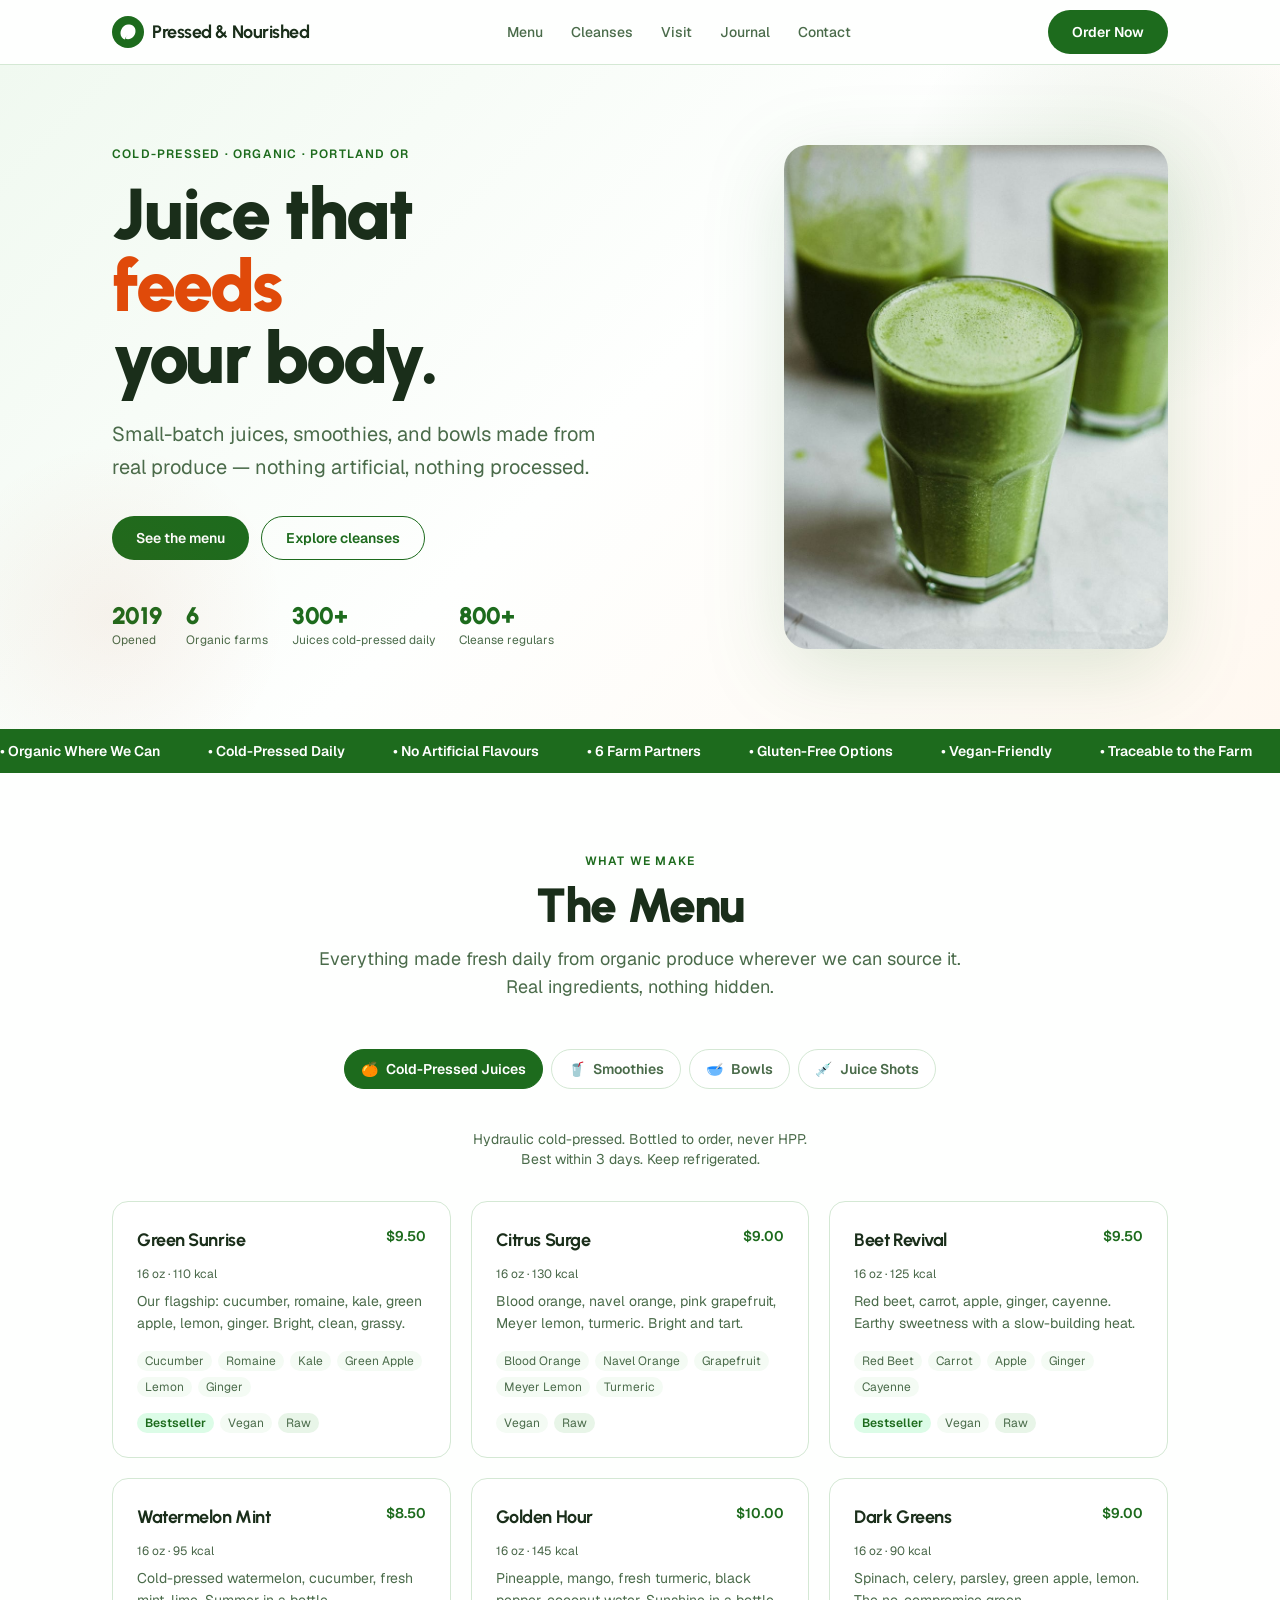
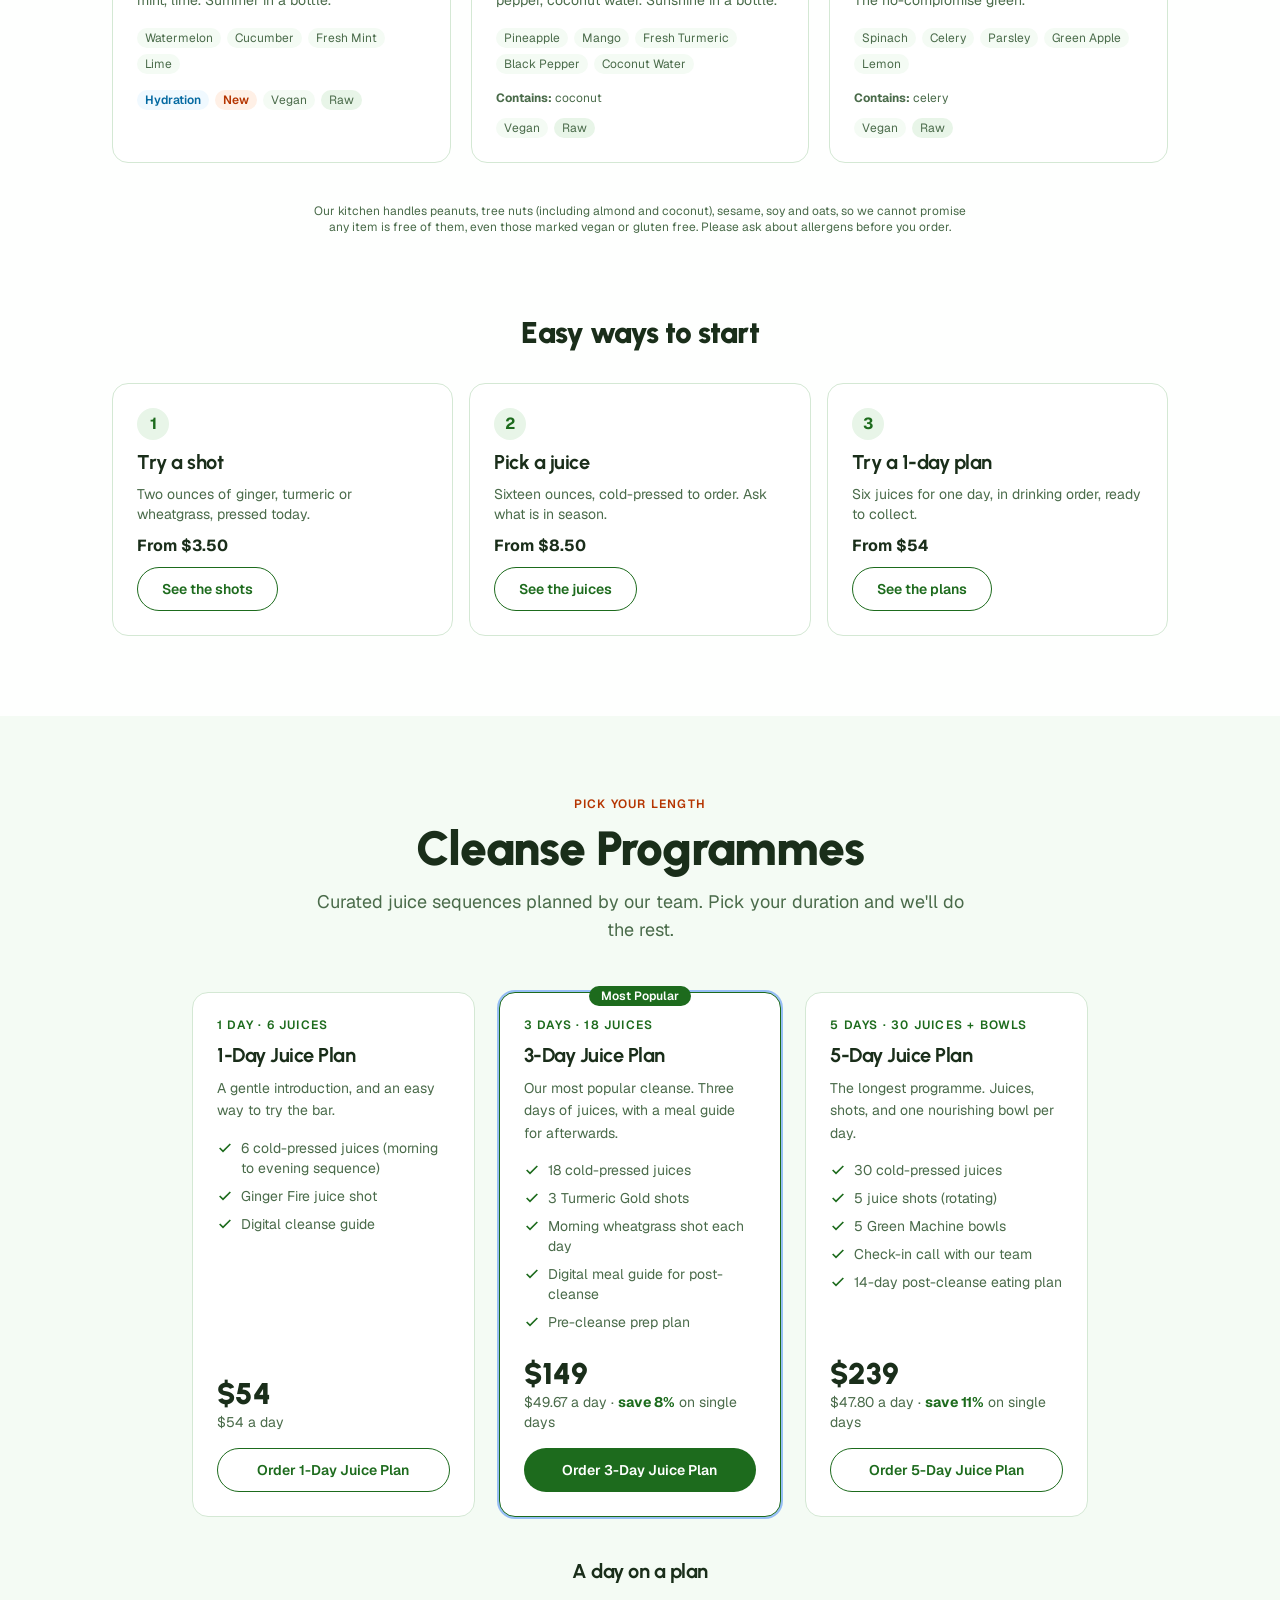
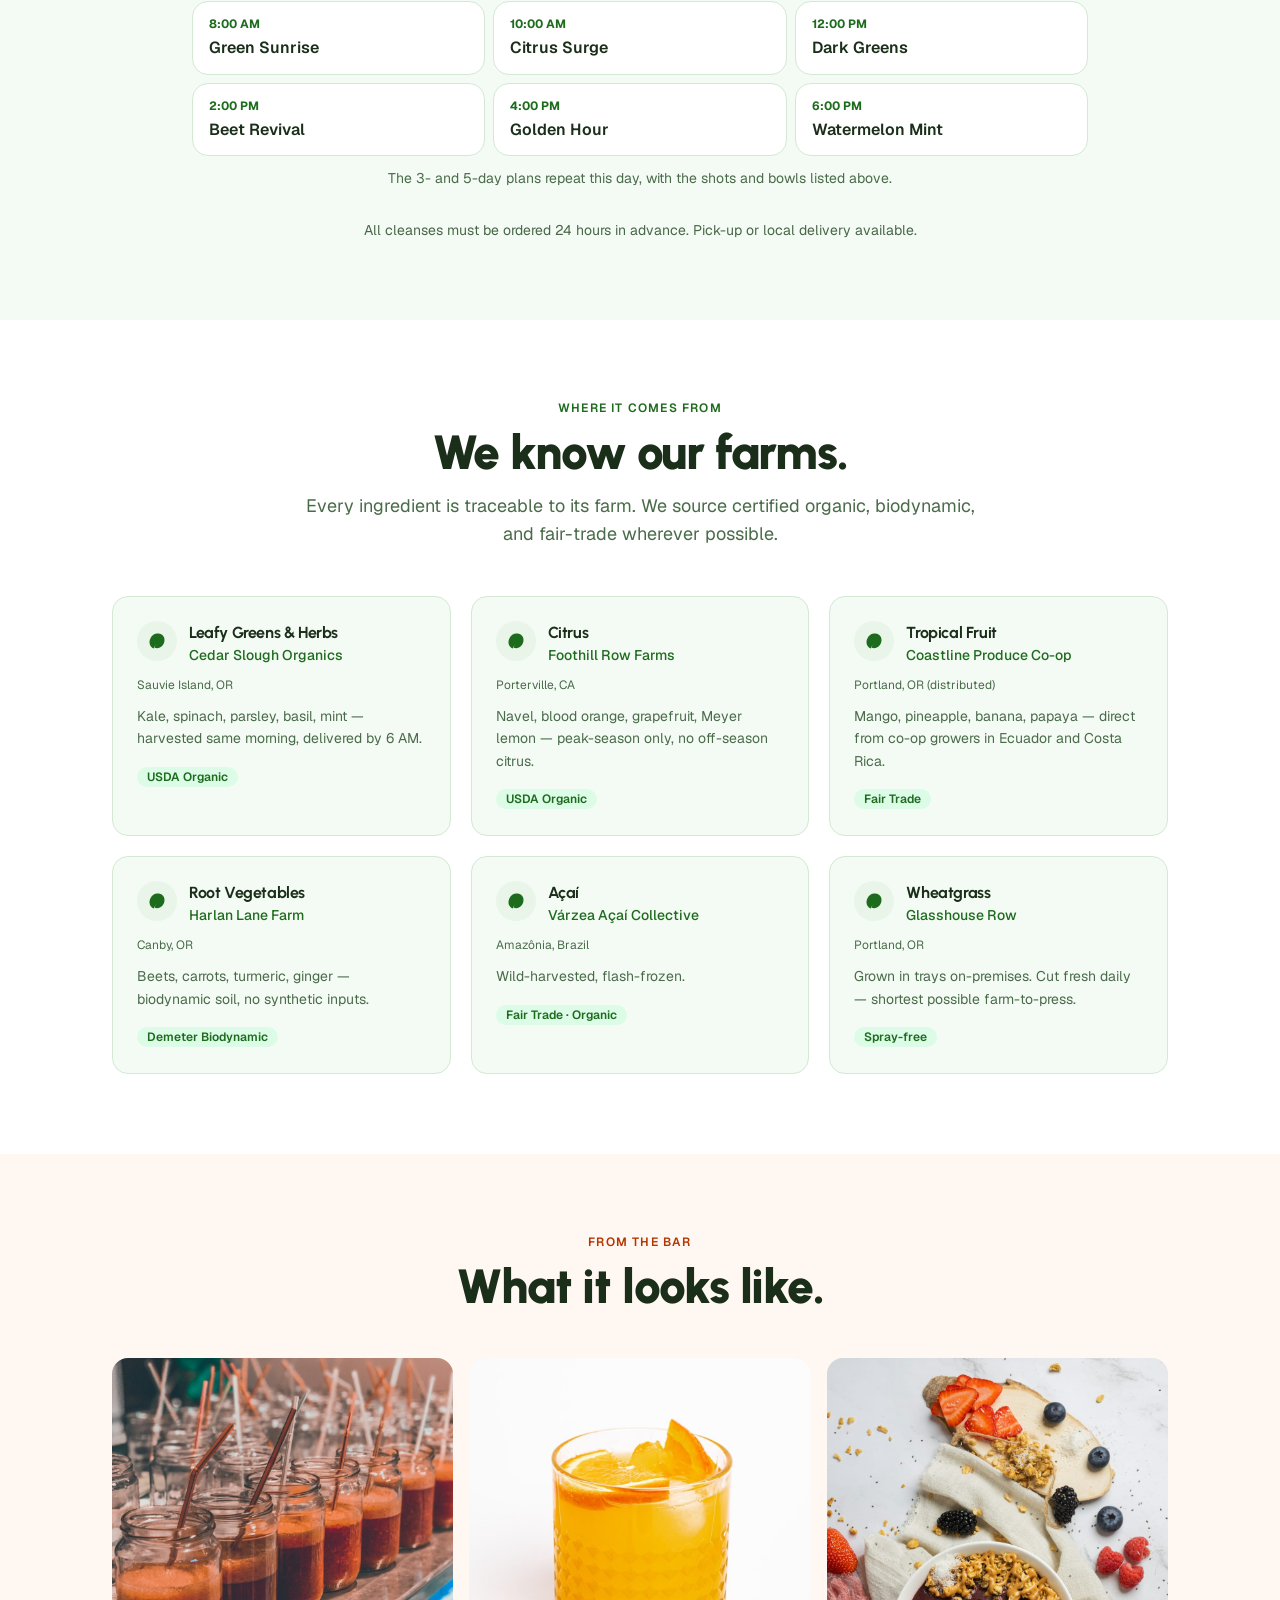
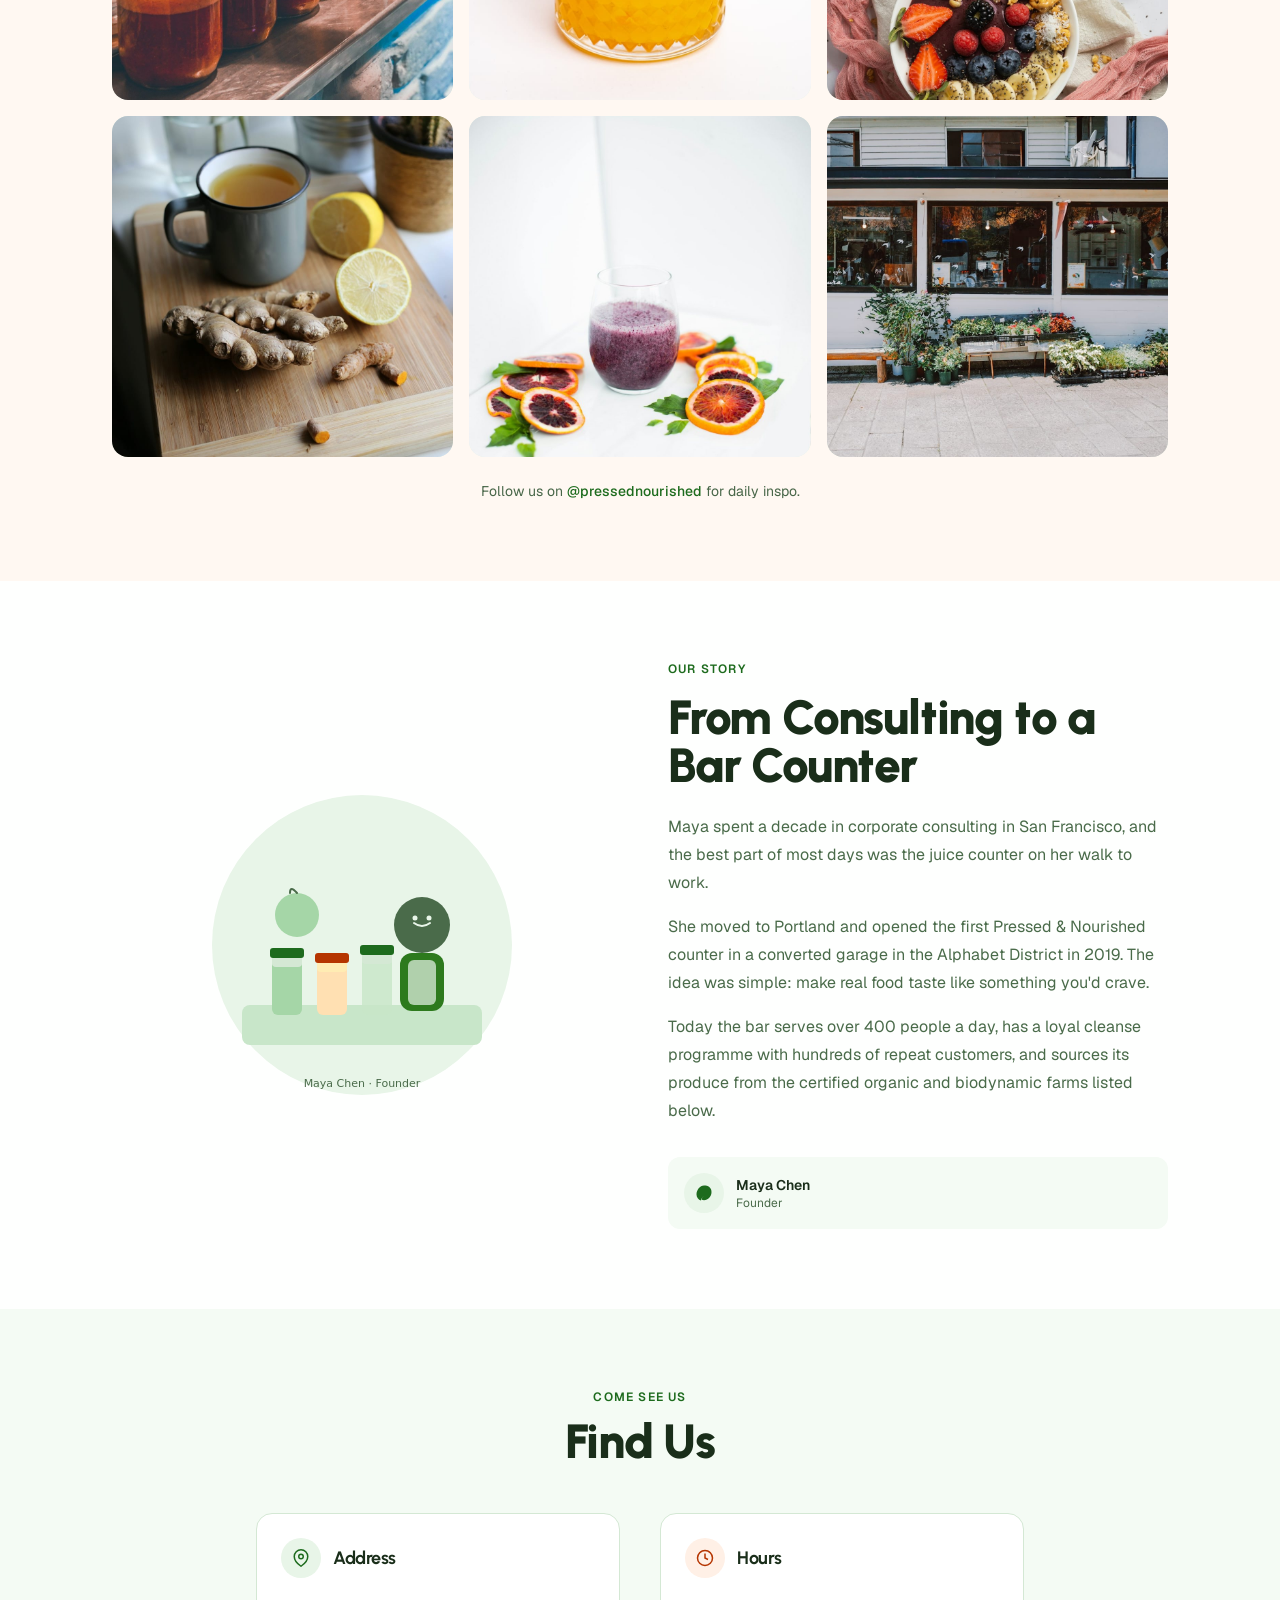
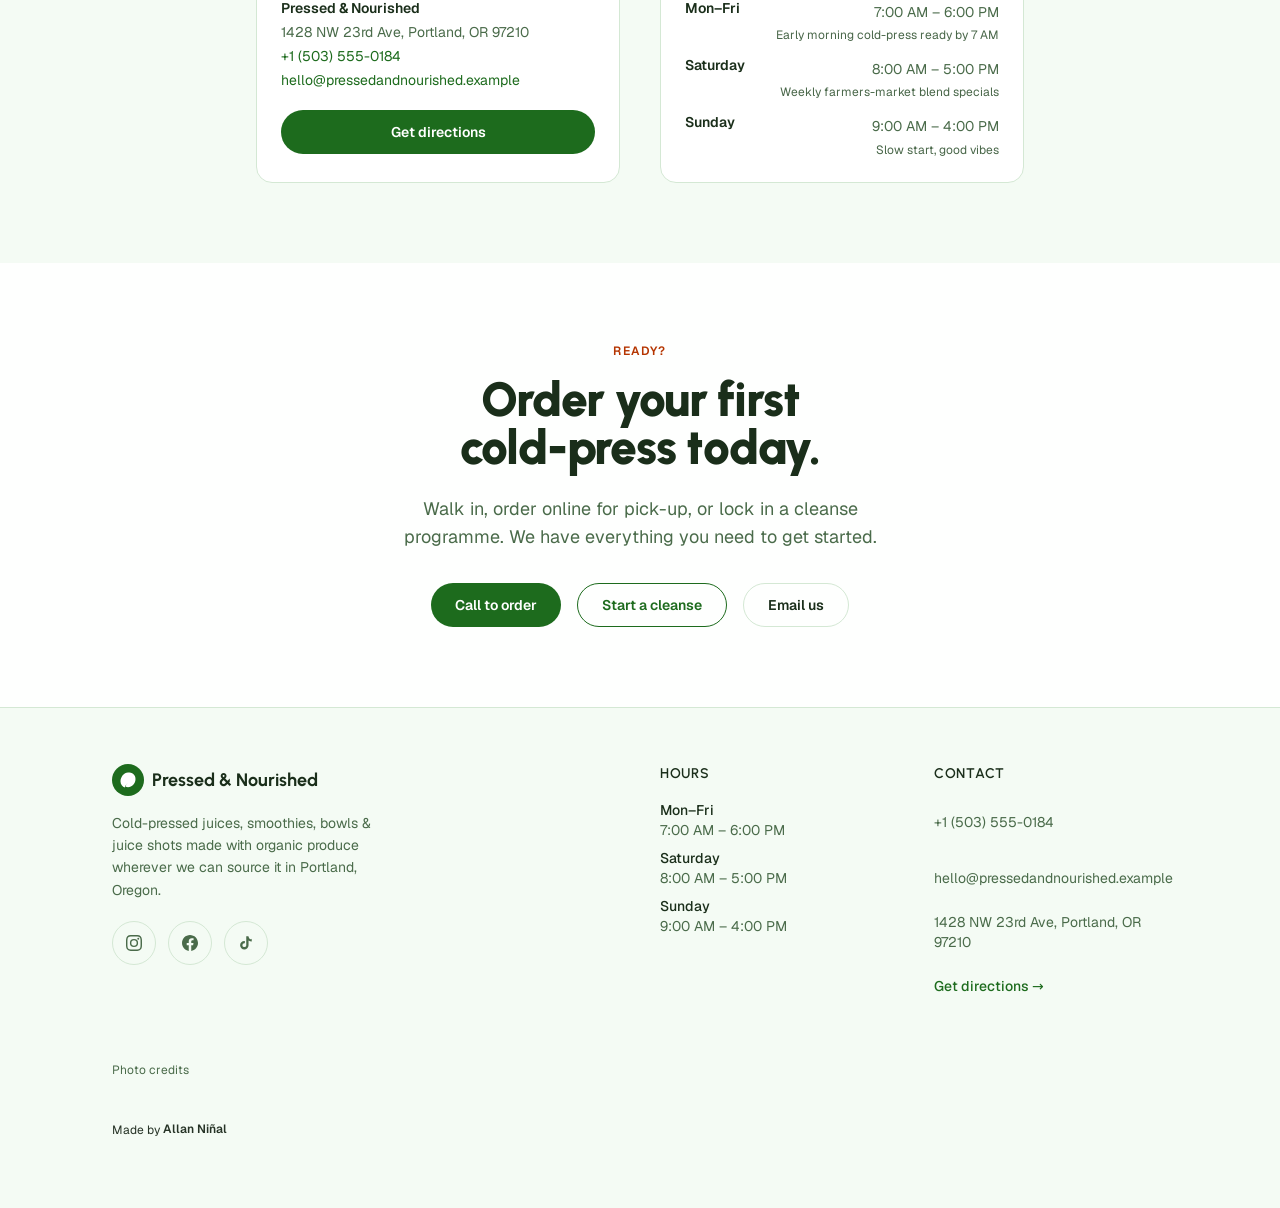
<file: index.html>
<!DOCTYPE html><html lang="en" class="scroll-smooth"> <head><meta charset="utf-8"><meta name="viewport" content="width=device-width, initial-scale=1, viewport-fit=cover"><meta name="theme-color" content="#1D6B1D"><meta name="color-scheme" content="light"><title>Pressed &amp; Nourished — Cold-Pressed Juice Bar, Portland OR</title><meta name="description" content="Portland's cold-pressed juice bar. Small-batch juices, smoothies, açaí bowls, juice shots and cleanses, organic where we can source it, made daily on NW 23rd."><link rel="canonical" href="https://example.com/"><meta name="robots" content="index, follow"><meta name="author" content="Pressed &#38; Nourished"><!-- Open Graph --><meta property="og:title" content="Pressed &#38; Nourished — Cold-Pressed Juice Bar, Portland OR"><meta property="og:description" content="Portland's cold-pressed juice bar. Small-batch juices, smoothies, açaí bowls, juice shots and cleanses, organic where we can source it, made daily on NW 23rd."><meta property="og:url" content="https://example.com/"><meta property="og:type" content="website"><meta property="og:site_name" content="Pressed &#38; Nourished"><meta property="og:locale" content="en_US"><meta property="og:image" content="https://example.com/og-image.png"><meta property="og:image:type" content="image/png"><meta property="og:image:width" content="1200"><meta property="og:image:height" content="630"><meta property="og:image:alt" content="Pressed &#38; Nourished — Cold-Pressed Juice Bar, Portland OR"><!-- Twitter / X --><meta name="twitter:card" content="summary_large_image"><meta name="twitter:site" content="@example"><meta name="twitter:creator" content="@example"><meta name="twitter:title" content="Pressed &#38; Nourished — Cold-Pressed Juice Bar, Portland OR"><meta name="twitter:description" content="Portland's cold-pressed juice bar. Small-batch juices, smoothies, açaí bowls, juice shots and cleanses, organic where we can source it, made daily on NW 23rd."><meta name="twitter:image" content="https://example.com/og-image.png"><link rel="icon" href="./favicon.svg" type="image/svg+xml"><link rel="apple-touch-icon" href="./favicon.svg"><script type="application/ld+json">{"@context":"https://schema.org","@type":["FoodEstablishment","LocalBusiness"],"name":"Pressed & Nourished","description":"Portland's cold-pressed juice bar. Small-batch juices, smoothies, açaí bowls, juice shots and cleanses, organic where we can source it, made daily on NW 23rd.","url":"https://example.com/","telephone":"+1 (503) 555-0184","email":"hello@pressedandnourished.example","address":{"@type":"PostalAddress","streetAddress":"1428 NW 23rd Ave","addressLocality":"Portland","addressRegion":"OR","postalCode":"97210","addressCountry":"US"},"geo":{"@type":"GeoCoordinates","latitude":45.5302,"longitude":-122.6975},"servesCuisine":["Juice","Smoothies","Açaí Bowls"],"priceRange":"$","openingHoursSpecification":[{"@type":"OpeningHoursSpecification","dayOfWeek":["Monday","Tuesday","Wednesday","Thursday","Friday"],"opens":"07:00","closes":"18:00"},{"@type":"OpeningHoursSpecification","dayOfWeek":"Saturday","opens":"08:00","closes":"17:00"},{"@type":"OpeningHoursSpecification","dayOfWeek":"Sunday","opens":"09:00","closes":"16:00"}],"sameAs":["https://instagram.com/pressednourished","https://facebook.com/pressednourished","https://tiktok.com/@pressednourished"],"hasMenu":"https://example.com/#menu","foundingDate":"2019","image":"https://example.com/og-image.png"}</script><script type="application/ld+json">{"@context":"https://schema.org","@type":"Person","name":"Pressed & Nourished","url":"#","sameAs":["#","#","#"]}</script><link rel="stylesheet" href="./assets/index.DZpZyT3J.css">
<style>.ladder[data-astro-cid-j7pv25f6]{display:grid;gap:1rem;grid-template-columns:repeat(auto-fit,minmax(15rem,1fr));list-style:none;padding:0;margin:0}.ladder__step[data-astro-cid-j7pv25f6]{display:flex;flex-direction:column;gap:.5rem}.ladder__n[data-astro-cid-j7pv25f6]{width:2rem;height:2rem;display:grid;place-items:center;border-radius:9999px;background:var(--color-surface-3);color:var(--color-accent);font-weight:800}.ladder__price[data-astro-cid-j7pv25f6]{margin-top:auto;font-weight:800;color:var(--color-text)}.ladder__link[data-astro-cid-j7pv25f6]{align-self:flex-start}.cleanse-day__list[data-astro-cid-j7pv25f6]{list-style:none;padding:0;margin:0;display:grid;gap:.5rem;grid-template-columns:repeat(2,1fr)}@media (min-width: 640px){.cleanse-day__list[data-astro-cid-j7pv25f6]{grid-template-columns:repeat(3,1fr)}}.cleanse-day__list[data-astro-cid-j7pv25f6] li[data-astro-cid-j7pv25f6]{padding:.75rem 1rem;border-radius:1rem;background:var(--color-bg, #fff);border:1px solid var(--color-border);color:var(--color-text);font-weight:600}.cleanse-day__time[data-astro-cid-j7pv25f6]{display:block;font-size:.75rem;font-weight:700;color:var(--color-accent)}@keyframes marquee{0%{transform:translate(0)}to{transform:translate(-50%)}}@media (prefers-reduced-motion: reduce){[data-astro-cid-j7pv25f6][style*="animation:marquee"]{animation:none}}
</style><script type="module">const s=document.querySelectorAll('[role="tab"]'),c=document.querySelectorAll('[role="tabpanel"]');s.forEach(e=>{e.addEventListener("click",()=>{const l=e.dataset.tab;s.forEach(t=>{t.setAttribute("aria-selected","false"),t.classList.remove("active")}),e.setAttribute("aria-selected","true"),e.classList.add("active"),c.forEach(t=>{const a=t;a.style.display=a.dataset.panel===l?"":"none"})})});
</script></head> <body class="min-h-screen flex flex-col antialiased"> <header style="background-color: var(--color-bg); border-bottom: 1px solid var(--color-border);" class="sticky top-0 z-50" data-astro-cid-ctg3m53h> <div class="container-x" data-astro-cid-ctg3m53h> <div class="flex items-center justify-between h-16" data-astro-cid-ctg3m53h> <!-- Logo / brand --> <a href="./index.html" class="flex items-center gap-2 focus-visible:outline-none focus-visible:ring-2 focus-visible:ring-offset-2" style="--tw-ring-color: var(--color-accent);" aria-label="Pressed &#38; Nourished home" data-astro-cid-ctg3m53h> <!-- Leaf icon SVG --> <span aria-hidden="true" style="display:inline-flex;align-items:center;justify-content:center;width:32px;height:32px;background-color:var(--color-accent);border-radius:50%;" data-astro-cid-ctg3m53h> <svg width="18" height="18" viewBox="0 0 24 24" fill="none" aria-hidden="true" data-astro-cid-ctg3m53h> <path d="M12 2C6.5 2 2 8 2 14c0 4 2.5 7 6 8 .5-3 2-5 4-6-2 1-3 3-3 5 1 .3 2 .5 3 .5 5.5 0 10-5 10-11S17.5 2 12 2z" fill="white" data-astro-cid-ctg3m53h></path> </svg> </span> <span class="font-display font-bold text-lg tracking-tight" style="color:var(--color-text);" data-astro-cid-ctg3m53h>Pressed &amp; Nourished</span> </a> <!-- Desktop nav --> <nav aria-label="Primary navigation" class="hidden lg:flex items-center gap-1" data-astro-cid-ctg3m53h> <a href="./menu/index.html" class="nav-link px-3" data-astro-cid-ctg3m53h>Menu</a><a href="./index.html#cleanse" class="nav-link px-3" data-astro-cid-ctg3m53h>Cleanses</a><a href="./index.html#location" class="nav-link px-3" data-astro-cid-ctg3m53h>Visit</a><a href="./journal/index.html" class="nav-link px-3" data-astro-cid-ctg3m53h>Journal</a><a href="./contact/index.html" class="nav-link px-3" data-astro-cid-ctg3m53h>Contact</a> </nav> <!-- CTA --> <a href="./index.html#order" class="btn-primary hidden lg:inline-flex" data-astro-cid-ctg3m53h>Order Now</a> <!-- Phone: menu and order button (no JavaScript) --> <div class="lg:hidden flex items-center gap-2" data-astro-cid-ctg3m53h> <details class="mobile-menu" data-astro-cid-ctg3m53h> <summary aria-label="Menu" data-astro-cid-ctg3m53h>Menu</summary> <nav aria-label="Mobile navigation" data-astro-cid-ctg3m53h> <a href="./menu/index.html" data-astro-cid-ctg3m53h>Menu</a><a href="./index.html#cleanse" data-astro-cid-ctg3m53h>Cleanses</a><a href="./index.html#location" data-astro-cid-ctg3m53h>Visit</a><a href="./journal/index.html" data-astro-cid-ctg3m53h>Journal</a><a href="./contact/index.html" data-astro-cid-ctg3m53h>Contact</a> </nav> </details> <a href="./index.html#order" class="btn-primary text-sm whitespace-nowrap" data-astro-cid-ctg3m53h>Order</a> </div> </div> </div> </header>  <main class="flex-1" id="main-content">    <section id="hero" class="relative overflow-hidden" style="background:linear-gradient(135deg,#F0F9F0 0%,#FEFFFE 50%,#FFF8F0 100%);padding-top:5rem;padding-bottom:5rem;" data-astro-cid-j7pv25f6> <!-- Decorative blobs --> <div aria-hidden="true" style="position:absolute;top:-6rem;right:-4rem;width:28rem;height:28rem;background:radial-gradient(circle,rgba(29,107,29,0.08) 0%,transparent 70%);border-radius:50%;pointer-events:none;" data-astro-cid-j7pv25f6></div> <div aria-hidden="true" style="position:absolute;bottom:-4rem;left:-4rem;width:22rem;height:22rem;background:radial-gradient(circle,rgba(181,53,0,0.06) 0%,transparent 70%);border-radius:50%;pointer-events:none;" data-astro-cid-j7pv25f6></div> <div class="container-x" data-astro-cid-j7pv25f6> <div class="grid lg:grid-cols-2 gap-12 lg:gap-16 items-center" data-astro-cid-j7pv25f6> <!-- Text --> <div data-astro-cid-j7pv25f6> <p class="eyebrow mb-4" data-astro-cid-j7pv25f6>Cold-pressed &middot; Organic &middot; Portland OR</p> <h1 id="hero-heading" class="font-display font-black text-5xl sm:text-6xl lg:text-7xl leading-none mb-6" style="color:var(--color-text);letter-spacing:-0.03em;" data-astro-cid-j7pv25f6>
Juice that<br data-astro-cid-j7pv25f6> <span style="color:var(--color-orange-light);" data-astro-cid-j7pv25f6>feeds</span><br data-astro-cid-j7pv25f6>
your body.
</h1> <p class="text-lg sm:text-xl mb-8 max-w-lg" style="color:var(--color-text-muted);line-height:1.65;" data-astro-cid-j7pv25f6> Small-batch juices, smoothies, and bowls made from real produce — nothing artificial, nothing processed. </p> <div class="flex flex-wrap gap-3" data-astro-cid-j7pv25f6> <a href="#menu" class="btn-primary" data-astro-cid-j7pv25f6>
See the menu
</a> <a href="#cleanse" class="btn-ghost-green" data-astro-cid-j7pv25f6>
Explore cleanses
</a> </div> <!-- Quick trust stats --> <div class="mt-10 flex flex-wrap gap-6" data-astro-cid-j7pv25f6> <div data-astro-cid-j7pv25f6> <p class="font-display font-black text-2xl" style="color:var(--color-accent);" data-astro-cid-j7pv25f6>2019</p> <p class="text-xs" style="color:var(--color-text-muted);" data-astro-cid-j7pv25f6>Opened</p> </div><div data-astro-cid-j7pv25f6> <p class="font-display font-black text-2xl" style="color:var(--color-accent);" data-astro-cid-j7pv25f6>6</p> <p class="text-xs" style="color:var(--color-text-muted);" data-astro-cid-j7pv25f6>Organic farms</p> </div><div data-astro-cid-j7pv25f6> <p class="font-display font-black text-2xl" style="color:var(--color-accent);" data-astro-cid-j7pv25f6>300+</p> <p class="text-xs" style="color:var(--color-text-muted);" data-astro-cid-j7pv25f6>Juices cold-pressed daily</p> </div><div data-astro-cid-j7pv25f6> <p class="font-display font-black text-2xl" style="color:var(--color-accent);" data-astro-cid-j7pv25f6>800+</p> <p class="text-xs" style="color:var(--color-text-muted);" data-astro-cid-j7pv25f6>Cleanse regulars</p> </div> </div> </div> <!-- Hero illustration --> <div class="flex justify-center lg:justify-end" data-astro-cid-j7pv25f6> <div class="relative w-full max-w-sm" data-astro-cid-j7pv25f6> <img src="./images/hero.jpg" alt="A glass of vibrant cold-pressed green juice" width="800" height="1050" fetchpriority="high" decoding="async" class="w-full h-auto rounded-3xl" style="aspect-ratio:8/10.5; object-fit:cover; filter:drop-shadow(0 20px 40px rgba(29,107,29,0.15));" data-astro-cid-j7pv25f6> </div> </div> </div> </div> </section>  <div style="background-color:var(--color-accent);padding:0.75rem 0;overflow:hidden;" aria-hidden="true" data-astro-cid-j7pv25f6> <div style="display:flex;gap:3rem;white-space:nowrap;animation:marquee 18s linear infinite;" data-astro-cid-j7pv25f6> <span class="text-sm font-semibold" style="color:white;" data-astro-cid-j7pv25f6>&#x2022; Organic Where We Can</span><span class="text-sm font-semibold" style="color:white;" data-astro-cid-j7pv25f6>&#x2022; Cold-Pressed Daily</span><span class="text-sm font-semibold" style="color:white;" data-astro-cid-j7pv25f6>&#x2022; No Artificial Flavours</span><span class="text-sm font-semibold" style="color:white;" data-astro-cid-j7pv25f6>&#x2022; 6 Farm Partners</span><span class="text-sm font-semibold" style="color:white;" data-astro-cid-j7pv25f6>&#x2022; Gluten-Free Options</span><span class="text-sm font-semibold" style="color:white;" data-astro-cid-j7pv25f6>&#x2022; Vegan-Friendly</span><span class="text-sm font-semibold" style="color:white;" data-astro-cid-j7pv25f6>&#x2022; Traceable to the Farm</span><span class="text-sm font-semibold" style="color:white;" data-astro-cid-j7pv25f6>&#x2022; Organic Where We Can</span><span class="text-sm font-semibold" style="color:white;" data-astro-cid-j7pv25f6>&#x2022; Cold-Pressed Daily</span><span class="text-sm font-semibold" style="color:white;" data-astro-cid-j7pv25f6>&#x2022; No Artificial Flavours</span><span class="text-sm font-semibold" style="color:white;" data-astro-cid-j7pv25f6>&#x2022; 6 Farm Partners</span><span class="text-sm font-semibold" style="color:white;" data-astro-cid-j7pv25f6>&#x2022; Gluten-Free Options</span><span class="text-sm font-semibold" style="color:white;" data-astro-cid-j7pv25f6>&#x2022; Vegan-Friendly</span><span class="text-sm font-semibold" style="color:white;" data-astro-cid-j7pv25f6>&#x2022; Traceable to the Farm</span> </div> </div>   <section id="menu" class="py-20" data-astro-cid-j7pv25f6> <div class="container-x" data-astro-cid-j7pv25f6> <div class="text-center mb-12" data-astro-cid-j7pv25f6> <p class="eyebrow mb-3" data-astro-cid-j7pv25f6>What we make</p> <h2 class="font-display font-black text-4xl sm:text-5xl mb-4" style="color:var(--color-text);" data-astro-cid-j7pv25f6>The Menu</h2> <p class="text-lg max-w-2xl mx-auto" style="color:var(--color-text-muted);" data-astro-cid-j7pv25f6>
Everything made fresh daily from organic produce wherever we can source it. Real ingredients, nothing hidden.
</p> </div> <!-- Tab buttons --> <div class="flex flex-wrap gap-2 justify-center mb-10" role="tablist" aria-label="Menu categories" data-astro-cid-j7pv25f6> <button role="tab" aria-selected="true" aria-controls="tab-panel-cold-pressed" id="tab-btn-cold-pressed" class="tab-btn" data-tab="cold-pressed" data-astro-cid-j7pv25f6> <span aria-hidden="true" data-astro-cid-j7pv25f6>🍊</span> Cold-Pressed Juices </button><button role="tab" aria-selected="false" aria-controls="tab-panel-smoothies" id="tab-btn-smoothies" class="tab-btn" data-tab="smoothies" data-astro-cid-j7pv25f6> <span aria-hidden="true" data-astro-cid-j7pv25f6>🥤</span> Smoothies </button><button role="tab" aria-selected="false" aria-controls="tab-panel-bowls" id="tab-btn-bowls" class="tab-btn" data-tab="bowls" data-astro-cid-j7pv25f6> <span aria-hidden="true" data-astro-cid-j7pv25f6>🥣</span> Bowls </button><button role="tab" aria-selected="false" aria-controls="tab-panel-shots" id="tab-btn-shots" class="tab-btn" data-tab="shots" data-astro-cid-j7pv25f6> <span aria-hidden="true" data-astro-cid-j7pv25f6>💉</span> Juice Shots </button> </div> <!-- Tab panels --> <div id="tab-panel-cold-pressed" role="tabpanel" aria-labelledby="tab-btn-cold-pressed" data-panel="cold-pressed" style="" data-astro-cid-j7pv25f6> <p class="text-center text-sm mb-8" style="color:var(--color-text-muted);" data-astro-cid-j7pv25f6>Hydraulic cold-pressed. Bottled to order, never HPP.<br data-astro-cid-j7pv25f6>Best within 3 days. Keep refrigerated.</p> <div class="grid sm:grid-cols-2 lg:grid-cols-3 gap-5" id="menu-grid-cold-pressed" data-astro-cid-j7pv25f6> <article class="card group relative" data-astro-cid-j7pv25f6> <div class="flex items-start justify-between gap-3 mb-3" data-astro-cid-j7pv25f6> <h3 class="font-display font-bold text-lg" style="color:var(--color-text);" data-astro-cid-j7pv25f6>Green Sunrise</h3> <span class="shrink-0 font-semibold text-sm" style="color:var(--color-accent);" data-astro-cid-j7pv25f6>$9.50</span> </div> <p class="text-xs mb-2" style="color:var(--color-text-subtle);" data-astro-cid-j7pv25f6>16 oz · 110 kcal</p> <p class="text-sm mb-4" style="color:var(--color-text-muted);line-height:1.6;" data-astro-cid-j7pv25f6>Our flagship: cucumber, romaine, kale, green apple, lemon, ginger. Bright, clean, grassy.</p> <!-- Ingredient chips --> <div class="flex flex-wrap gap-1.5 mb-4" data-astro-cid-j7pv25f6> <span class="inline-flex text-xs px-2 py-0.5 rounded-full" style="background-color:var(--color-surface-2);color:var(--color-text-muted);" data-astro-cid-j7pv25f6>Cucumber</span><span class="inline-flex text-xs px-2 py-0.5 rounded-full" style="background-color:var(--color-surface-2);color:var(--color-text-muted);" data-astro-cid-j7pv25f6>Romaine</span><span class="inline-flex text-xs px-2 py-0.5 rounded-full" style="background-color:var(--color-surface-2);color:var(--color-text-muted);" data-astro-cid-j7pv25f6>Kale</span><span class="inline-flex text-xs px-2 py-0.5 rounded-full" style="background-color:var(--color-surface-2);color:var(--color-text-muted);" data-astro-cid-j7pv25f6>Green Apple</span><span class="inline-flex text-xs px-2 py-0.5 rounded-full" style="background-color:var(--color-surface-2);color:var(--color-text-muted);" data-astro-cid-j7pv25f6>Lemon</span><span class="inline-flex text-xs px-2 py-0.5 rounded-full" style="background-color:var(--color-surface-2);color:var(--color-text-muted);" data-astro-cid-j7pv25f6>Ginger</span> </div>  <!-- Benefit tags --> <div class="flex flex-wrap gap-1.5" data-astro-cid-j7pv25f6> <span class="inline-flex text-xs font-semibold px-2 py-0.5 rounded-full" style="background-color:var(--color-tag-best-bg);color:var(--color-tag-best);" data-astro-cid-j7pv25f6>Bestseller</span> <span class="inline-flex text-xs px-2 py-0.5 rounded-full" style="background-color:var(--color-surface-2);color:var(--color-text-muted);" data-astro-cid-j7pv25f6>Vegan</span><span class="inline-flex text-xs px-2 py-0.5 rounded-full" style="background-color:var(--color-surface-3);color:var(--color-text-muted);" data-astro-cid-j7pv25f6>Raw</span> </div> </article><article class="card group relative" data-astro-cid-j7pv25f6> <div class="flex items-start justify-between gap-3 mb-3" data-astro-cid-j7pv25f6> <h3 class="font-display font-bold text-lg" style="color:var(--color-text);" data-astro-cid-j7pv25f6>Citrus Surge</h3> <span class="shrink-0 font-semibold text-sm" style="color:var(--color-accent);" data-astro-cid-j7pv25f6>$9.00</span> </div> <p class="text-xs mb-2" style="color:var(--color-text-subtle);" data-astro-cid-j7pv25f6>16 oz · 130 kcal</p> <p class="text-sm mb-4" style="color:var(--color-text-muted);line-height:1.6;" data-astro-cid-j7pv25f6>Blood orange, navel orange, pink grapefruit, Meyer lemon, turmeric. Bright and tart.</p> <!-- Ingredient chips --> <div class="flex flex-wrap gap-1.5 mb-4" data-astro-cid-j7pv25f6> <span class="inline-flex text-xs px-2 py-0.5 rounded-full" style="background-color:var(--color-surface-2);color:var(--color-text-muted);" data-astro-cid-j7pv25f6>Blood Orange</span><span class="inline-flex text-xs px-2 py-0.5 rounded-full" style="background-color:var(--color-surface-2);color:var(--color-text-muted);" data-astro-cid-j7pv25f6>Navel Orange</span><span class="inline-flex text-xs px-2 py-0.5 rounded-full" style="background-color:var(--color-surface-2);color:var(--color-text-muted);" data-astro-cid-j7pv25f6>Grapefruit</span><span class="inline-flex text-xs px-2 py-0.5 rounded-full" style="background-color:var(--color-surface-2);color:var(--color-text-muted);" data-astro-cid-j7pv25f6>Meyer Lemon</span><span class="inline-flex text-xs px-2 py-0.5 rounded-full" style="background-color:var(--color-surface-2);color:var(--color-text-muted);" data-astro-cid-j7pv25f6>Turmeric</span> </div>  <!-- Benefit tags --> <div class="flex flex-wrap gap-1.5" data-astro-cid-j7pv25f6>  <span class="inline-flex text-xs px-2 py-0.5 rounded-full" style="background-color:var(--color-surface-2);color:var(--color-text-muted);" data-astro-cid-j7pv25f6>Vegan</span><span class="inline-flex text-xs px-2 py-0.5 rounded-full" style="background-color:var(--color-surface-3);color:var(--color-text-muted);" data-astro-cid-j7pv25f6>Raw</span> </div> </article><article class="card group relative" data-astro-cid-j7pv25f6> <div class="flex items-start justify-between gap-3 mb-3" data-astro-cid-j7pv25f6> <h3 class="font-display font-bold text-lg" style="color:var(--color-text);" data-astro-cid-j7pv25f6>Beet Revival</h3> <span class="shrink-0 font-semibold text-sm" style="color:var(--color-accent);" data-astro-cid-j7pv25f6>$9.50</span> </div> <p class="text-xs mb-2" style="color:var(--color-text-subtle);" data-astro-cid-j7pv25f6>16 oz · 125 kcal</p> <p class="text-sm mb-4" style="color:var(--color-text-muted);line-height:1.6;" data-astro-cid-j7pv25f6>Red beet, carrot, apple, ginger, cayenne. Earthy sweetness with a slow-building heat.</p> <!-- Ingredient chips --> <div class="flex flex-wrap gap-1.5 mb-4" data-astro-cid-j7pv25f6> <span class="inline-flex text-xs px-2 py-0.5 rounded-full" style="background-color:var(--color-surface-2);color:var(--color-text-muted);" data-astro-cid-j7pv25f6>Red Beet</span><span class="inline-flex text-xs px-2 py-0.5 rounded-full" style="background-color:var(--color-surface-2);color:var(--color-text-muted);" data-astro-cid-j7pv25f6>Carrot</span><span class="inline-flex text-xs px-2 py-0.5 rounded-full" style="background-color:var(--color-surface-2);color:var(--color-text-muted);" data-astro-cid-j7pv25f6>Apple</span><span class="inline-flex text-xs px-2 py-0.5 rounded-full" style="background-color:var(--color-surface-2);color:var(--color-text-muted);" data-astro-cid-j7pv25f6>Ginger</span><span class="inline-flex text-xs px-2 py-0.5 rounded-full" style="background-color:var(--color-surface-2);color:var(--color-text-muted);" data-astro-cid-j7pv25f6>Cayenne</span> </div>  <!-- Benefit tags --> <div class="flex flex-wrap gap-1.5" data-astro-cid-j7pv25f6> <span class="inline-flex text-xs font-semibold px-2 py-0.5 rounded-full" style="background-color:var(--color-tag-best-bg);color:var(--color-tag-best);" data-astro-cid-j7pv25f6>Bestseller</span> <span class="inline-flex text-xs px-2 py-0.5 rounded-full" style="background-color:var(--color-surface-2);color:var(--color-text-muted);" data-astro-cid-j7pv25f6>Vegan</span><span class="inline-flex text-xs px-2 py-0.5 rounded-full" style="background-color:var(--color-surface-3);color:var(--color-text-muted);" data-astro-cid-j7pv25f6>Raw</span> </div> </article><article class="card group relative" data-astro-cid-j7pv25f6> <div class="flex items-start justify-between gap-3 mb-3" data-astro-cid-j7pv25f6> <h3 class="font-display font-bold text-lg" style="color:var(--color-text);" data-astro-cid-j7pv25f6>Watermelon Mint</h3> <span class="shrink-0 font-semibold text-sm" style="color:var(--color-accent);" data-astro-cid-j7pv25f6>$8.50</span> </div> <p class="text-xs mb-2" style="color:var(--color-text-subtle);" data-astro-cid-j7pv25f6>16 oz · 95 kcal</p> <p class="text-sm mb-4" style="color:var(--color-text-muted);line-height:1.6;" data-astro-cid-j7pv25f6>Cold-pressed watermelon, cucumber, fresh mint, lime. Summer in a bottle.</p> <!-- Ingredient chips --> <div class="flex flex-wrap gap-1.5 mb-4" data-astro-cid-j7pv25f6> <span class="inline-flex text-xs px-2 py-0.5 rounded-full" style="background-color:var(--color-surface-2);color:var(--color-text-muted);" data-astro-cid-j7pv25f6>Watermelon</span><span class="inline-flex text-xs px-2 py-0.5 rounded-full" style="background-color:var(--color-surface-2);color:var(--color-text-muted);" data-astro-cid-j7pv25f6>Cucumber</span><span class="inline-flex text-xs px-2 py-0.5 rounded-full" style="background-color:var(--color-surface-2);color:var(--color-text-muted);" data-astro-cid-j7pv25f6>Fresh Mint</span><span class="inline-flex text-xs px-2 py-0.5 rounded-full" style="background-color:var(--color-surface-2);color:var(--color-text-muted);" data-astro-cid-j7pv25f6>Lime</span> </div>  <!-- Benefit tags --> <div class="flex flex-wrap gap-1.5" data-astro-cid-j7pv25f6> <span class="inline-flex text-xs font-semibold px-2 py-0.5 rounded-full" style="background-color:var(--color-tag-hydrate-bg);color:var(--color-tag-hydrate);" data-astro-cid-j7pv25f6>Hydration</span><span class="inline-flex text-xs font-semibold px-2 py-0.5 rounded-full" style="background-color:var(--color-tag-new-bg);color:var(--color-tag-new);" data-astro-cid-j7pv25f6>New</span> <span class="inline-flex text-xs px-2 py-0.5 rounded-full" style="background-color:var(--color-surface-2);color:var(--color-text-muted);" data-astro-cid-j7pv25f6>Vegan</span><span class="inline-flex text-xs px-2 py-0.5 rounded-full" style="background-color:var(--color-surface-3);color:var(--color-text-muted);" data-astro-cid-j7pv25f6>Raw</span> </div> </article><article class="card group relative" data-astro-cid-j7pv25f6> <div class="flex items-start justify-between gap-3 mb-3" data-astro-cid-j7pv25f6> <h3 class="font-display font-bold text-lg" style="color:var(--color-text);" data-astro-cid-j7pv25f6>Golden Hour</h3> <span class="shrink-0 font-semibold text-sm" style="color:var(--color-accent);" data-astro-cid-j7pv25f6>$10.00</span> </div> <p class="text-xs mb-2" style="color:var(--color-text-subtle);" data-astro-cid-j7pv25f6>16 oz · 145 kcal</p> <p class="text-sm mb-4" style="color:var(--color-text-muted);line-height:1.6;" data-astro-cid-j7pv25f6>Pineapple, mango, fresh turmeric, black pepper, coconut water. Sunshine in a bottle.</p> <!-- Ingredient chips --> <div class="flex flex-wrap gap-1.5 mb-4" data-astro-cid-j7pv25f6> <span class="inline-flex text-xs px-2 py-0.5 rounded-full" style="background-color:var(--color-surface-2);color:var(--color-text-muted);" data-astro-cid-j7pv25f6>Pineapple</span><span class="inline-flex text-xs px-2 py-0.5 rounded-full" style="background-color:var(--color-surface-2);color:var(--color-text-muted);" data-astro-cid-j7pv25f6>Mango</span><span class="inline-flex text-xs px-2 py-0.5 rounded-full" style="background-color:var(--color-surface-2);color:var(--color-text-muted);" data-astro-cid-j7pv25f6>Fresh Turmeric</span><span class="inline-flex text-xs px-2 py-0.5 rounded-full" style="background-color:var(--color-surface-2);color:var(--color-text-muted);" data-astro-cid-j7pv25f6>Black Pepper</span><span class="inline-flex text-xs px-2 py-0.5 rounded-full" style="background-color:var(--color-surface-2);color:var(--color-text-muted);" data-astro-cid-j7pv25f6>Coconut Water</span> </div> <p class="text-xs mb-3" style="color:var(--color-text-muted);" data-contains data-astro-cid-j7pv25f6><strong data-astro-cid-j7pv25f6>Contains:</strong> coconut</p> <!-- Benefit tags --> <div class="flex flex-wrap gap-1.5" data-astro-cid-j7pv25f6>  <span class="inline-flex text-xs px-2 py-0.5 rounded-full" style="background-color:var(--color-surface-2);color:var(--color-text-muted);" data-astro-cid-j7pv25f6>Vegan</span><span class="inline-flex text-xs px-2 py-0.5 rounded-full" style="background-color:var(--color-surface-3);color:var(--color-text-muted);" data-astro-cid-j7pv25f6>Raw</span> </div> </article><article class="card group relative" data-astro-cid-j7pv25f6> <div class="flex items-start justify-between gap-3 mb-3" data-astro-cid-j7pv25f6> <h3 class="font-display font-bold text-lg" style="color:var(--color-text);" data-astro-cid-j7pv25f6>Dark Greens</h3> <span class="shrink-0 font-semibold text-sm" style="color:var(--color-accent);" data-astro-cid-j7pv25f6>$9.00</span> </div> <p class="text-xs mb-2" style="color:var(--color-text-subtle);" data-astro-cid-j7pv25f6>16 oz · 90 kcal</p> <p class="text-sm mb-4" style="color:var(--color-text-muted);line-height:1.6;" data-astro-cid-j7pv25f6>Spinach, celery, parsley, green apple, lemon. The no-compromise green.</p> <!-- Ingredient chips --> <div class="flex flex-wrap gap-1.5 mb-4" data-astro-cid-j7pv25f6> <span class="inline-flex text-xs px-2 py-0.5 rounded-full" style="background-color:var(--color-surface-2);color:var(--color-text-muted);" data-astro-cid-j7pv25f6>Spinach</span><span class="inline-flex text-xs px-2 py-0.5 rounded-full" style="background-color:var(--color-surface-2);color:var(--color-text-muted);" data-astro-cid-j7pv25f6>Celery</span><span class="inline-flex text-xs px-2 py-0.5 rounded-full" style="background-color:var(--color-surface-2);color:var(--color-text-muted);" data-astro-cid-j7pv25f6>Parsley</span><span class="inline-flex text-xs px-2 py-0.5 rounded-full" style="background-color:var(--color-surface-2);color:var(--color-text-muted);" data-astro-cid-j7pv25f6>Green Apple</span><span class="inline-flex text-xs px-2 py-0.5 rounded-full" style="background-color:var(--color-surface-2);color:var(--color-text-muted);" data-astro-cid-j7pv25f6>Lemon</span> </div> <p class="text-xs mb-3" style="color:var(--color-text-muted);" data-contains data-astro-cid-j7pv25f6><strong data-astro-cid-j7pv25f6>Contains:</strong> celery</p> <!-- Benefit tags --> <div class="flex flex-wrap gap-1.5" data-astro-cid-j7pv25f6>  <span class="inline-flex text-xs px-2 py-0.5 rounded-full" style="background-color:var(--color-surface-2);color:var(--color-text-muted);" data-astro-cid-j7pv25f6>Vegan</span><span class="inline-flex text-xs px-2 py-0.5 rounded-full" style="background-color:var(--color-surface-3);color:var(--color-text-muted);" data-astro-cid-j7pv25f6>Raw</span> </div> </article> </div> </div><div id="tab-panel-smoothies" role="tabpanel" aria-labelledby="tab-btn-smoothies" data-panel="smoothies" style="display:none" data-astro-cid-j7pv25f6> <p class="text-center text-sm mb-8" style="color:var(--color-text-muted);" data-astro-cid-j7pv25f6>Whole-blended, nothing strained out. Real fruit, no syrup, no ice cream. Protein optional.</p> <div class="grid sm:grid-cols-2 lg:grid-cols-3 gap-5" id="menu-grid-smoothies" data-astro-cid-j7pv25f6> <article class="card group relative" data-astro-cid-j7pv25f6> <div class="flex items-start justify-between gap-3 mb-3" data-astro-cid-j7pv25f6> <h3 class="font-display font-bold text-lg" style="color:var(--color-text);" data-astro-cid-j7pv25f6>Tropic Thunder</h3> <span class="shrink-0 font-semibold text-sm" style="color:var(--color-accent);" data-astro-cid-j7pv25f6>$11.00</span> </div> <p class="text-xs mb-2" style="color:var(--color-text-subtle);" data-astro-cid-j7pv25f6>20 oz · 310 kcal</p> <p class="text-sm mb-4" style="color:var(--color-text-muted);line-height:1.6;" data-astro-cid-j7pv25f6>Mango, pineapple, banana, coconut milk, lime, toasted coconut. A weekend in Hawaii.</p> <!-- Ingredient chips --> <div class="flex flex-wrap gap-1.5 mb-4" data-astro-cid-j7pv25f6> <span class="inline-flex text-xs px-2 py-0.5 rounded-full" style="background-color:var(--color-surface-2);color:var(--color-text-muted);" data-astro-cid-j7pv25f6>Mango</span><span class="inline-flex text-xs px-2 py-0.5 rounded-full" style="background-color:var(--color-surface-2);color:var(--color-text-muted);" data-astro-cid-j7pv25f6>Pineapple</span><span class="inline-flex text-xs px-2 py-0.5 rounded-full" style="background-color:var(--color-surface-2);color:var(--color-text-muted);" data-astro-cid-j7pv25f6>Banana</span><span class="inline-flex text-xs px-2 py-0.5 rounded-full" style="background-color:var(--color-surface-2);color:var(--color-text-muted);" data-astro-cid-j7pv25f6>Coconut Milk</span><span class="inline-flex text-xs px-2 py-0.5 rounded-full" style="background-color:var(--color-surface-2);color:var(--color-text-muted);" data-astro-cid-j7pv25f6>Lime</span><span class="inline-flex text-xs px-2 py-0.5 rounded-full" style="background-color:var(--color-surface-2);color:var(--color-text-muted);" data-astro-cid-j7pv25f6>Toasted Coconut</span> </div> <p class="text-xs mb-3" style="color:var(--color-text-muted);" data-contains data-astro-cid-j7pv25f6><strong data-astro-cid-j7pv25f6>Contains:</strong> coconut</p> <!-- Benefit tags --> <div class="flex flex-wrap gap-1.5" data-astro-cid-j7pv25f6> <span class="inline-flex text-xs font-semibold px-2 py-0.5 rounded-full" style="background-color:var(--color-tag-best-bg);color:var(--color-tag-best);" data-astro-cid-j7pv25f6>Bestseller</span> <span class="inline-flex text-xs px-2 py-0.5 rounded-full" style="background-color:var(--color-surface-2);color:var(--color-text-muted);" data-astro-cid-j7pv25f6>Vegan</span><span class="inline-flex text-xs px-2 py-0.5 rounded-full" style="background-color:var(--color-surface-2);color:var(--color-text-muted);" data-astro-cid-j7pv25f6>GF</span> </div> </article><article class="card group relative" data-astro-cid-j7pv25f6> <div class="flex items-start justify-between gap-3 mb-3" data-astro-cid-j7pv25f6> <h3 class="font-display font-bold text-lg" style="color:var(--color-text);" data-astro-cid-j7pv25f6>Berry Boost</h3> <span class="shrink-0 font-semibold text-sm" style="color:var(--color-accent);" data-astro-cid-j7pv25f6>$11.50</span> </div> <p class="text-xs mb-2" style="color:var(--color-text-subtle);" data-astro-cid-j7pv25f6>20 oz · 295 kcal</p> <p class="text-sm mb-4" style="color:var(--color-text-muted);line-height:1.6;" data-astro-cid-j7pv25f6>Wild blueberry, strawberry, raspberry, banana, oat milk, flaxseed, vanilla.</p> <!-- Ingredient chips --> <div class="flex flex-wrap gap-1.5 mb-4" data-astro-cid-j7pv25f6> <span class="inline-flex text-xs px-2 py-0.5 rounded-full" style="background-color:var(--color-surface-2);color:var(--color-text-muted);" data-astro-cid-j7pv25f6>Wild Blueberry</span><span class="inline-flex text-xs px-2 py-0.5 rounded-full" style="background-color:var(--color-surface-2);color:var(--color-text-muted);" data-astro-cid-j7pv25f6>Strawberry</span><span class="inline-flex text-xs px-2 py-0.5 rounded-full" style="background-color:var(--color-surface-2);color:var(--color-text-muted);" data-astro-cid-j7pv25f6>Raspberry</span><span class="inline-flex text-xs px-2 py-0.5 rounded-full" style="background-color:var(--color-surface-2);color:var(--color-text-muted);" data-astro-cid-j7pv25f6>Banana</span><span class="inline-flex text-xs px-2 py-0.5 rounded-full" style="background-color:var(--color-surface-2);color:var(--color-text-muted);" data-astro-cid-j7pv25f6>Oat Milk</span><span class="inline-flex text-xs px-2 py-0.5 rounded-full" style="background-color:var(--color-surface-2);color:var(--color-text-muted);" data-astro-cid-j7pv25f6>Flaxseed</span> </div> <p class="text-xs mb-3" style="color:var(--color-text-muted);" data-contains data-astro-cid-j7pv25f6><strong data-astro-cid-j7pv25f6>Contains:</strong> oats</p> <!-- Benefit tags --> <div class="flex flex-wrap gap-1.5" data-astro-cid-j7pv25f6> <span class="inline-flex text-xs font-semibold px-2 py-0.5 rounded-full" style="background-color:var(--color-tag-best-bg);color:var(--color-tag-best);" data-astro-cid-j7pv25f6>Bestseller</span> <span class="inline-flex text-xs px-2 py-0.5 rounded-full" style="background-color:var(--color-surface-2);color:var(--color-text-muted);" data-astro-cid-j7pv25f6>Vegan</span> </div> </article><article class="card group relative" data-astro-cid-j7pv25f6> <div class="flex items-start justify-between gap-3 mb-3" data-astro-cid-j7pv25f6> <h3 class="font-display font-bold text-lg" style="color:var(--color-text);" data-astro-cid-j7pv25f6>Green Goddess</h3> <span class="shrink-0 font-semibold text-sm" style="color:var(--color-accent);" data-astro-cid-j7pv25f6>$12.00</span> </div> <p class="text-xs mb-2" style="color:var(--color-text-subtle);" data-astro-cid-j7pv25f6>20 oz · 340 kcal</p> <p class="text-sm mb-4" style="color:var(--color-text-muted);line-height:1.6;" data-astro-cid-j7pv25f6>Spinach, banana, mango, almond milk, hemp seeds, spirulina. Earthy, tropical, protein-forward.</p> <!-- Ingredient chips --> <div class="flex flex-wrap gap-1.5 mb-4" data-astro-cid-j7pv25f6> <span class="inline-flex text-xs px-2 py-0.5 rounded-full" style="background-color:var(--color-surface-2);color:var(--color-text-muted);" data-astro-cid-j7pv25f6>Spinach</span><span class="inline-flex text-xs px-2 py-0.5 rounded-full" style="background-color:var(--color-surface-2);color:var(--color-text-muted);" data-astro-cid-j7pv25f6>Banana</span><span class="inline-flex text-xs px-2 py-0.5 rounded-full" style="background-color:var(--color-surface-2);color:var(--color-text-muted);" data-astro-cid-j7pv25f6>Mango</span><span class="inline-flex text-xs px-2 py-0.5 rounded-full" style="background-color:var(--color-surface-2);color:var(--color-text-muted);" data-astro-cid-j7pv25f6>Almond Milk</span><span class="inline-flex text-xs px-2 py-0.5 rounded-full" style="background-color:var(--color-surface-2);color:var(--color-text-muted);" data-astro-cid-j7pv25f6>Hemp Seeds</span><span class="inline-flex text-xs px-2 py-0.5 rounded-full" style="background-color:var(--color-surface-2);color:var(--color-text-muted);" data-astro-cid-j7pv25f6>Spirulina</span> </div> <p class="text-xs mb-3" style="color:var(--color-text-muted);" data-contains data-astro-cid-j7pv25f6><strong data-astro-cid-j7pv25f6>Contains:</strong> tree nuts</p> <!-- Benefit tags --> <div class="flex flex-wrap gap-1.5" data-astro-cid-j7pv25f6>  <span class="inline-flex text-xs px-2 py-0.5 rounded-full" style="background-color:var(--color-surface-2);color:var(--color-text-muted);" data-astro-cid-j7pv25f6>Vegan</span><span class="inline-flex text-xs px-2 py-0.5 rounded-full" style="background-color:var(--color-surface-2);color:var(--color-text-muted);" data-astro-cid-j7pv25f6>GF</span> </div> </article><article class="card group relative" data-astro-cid-j7pv25f6> <div class="flex items-start justify-between gap-3 mb-3" data-astro-cid-j7pv25f6> <h3 class="font-display font-bold text-lg" style="color:var(--color-text);" data-astro-cid-j7pv25f6>PB Power</h3> <span class="shrink-0 font-semibold text-sm" style="color:var(--color-accent);" data-astro-cid-j7pv25f6>$12.50</span> </div> <p class="text-xs mb-2" style="color:var(--color-text-subtle);" data-astro-cid-j7pv25f6>20 oz · 420 kcal</p> <p class="text-sm mb-4" style="color:var(--color-text-muted);line-height:1.6;" data-astro-cid-j7pv25f6>Banana, natural peanut butter, oat milk, Medjool dates, cacao nibs. Fuel for a long day.</p> <!-- Ingredient chips --> <div class="flex flex-wrap gap-1.5 mb-4" data-astro-cid-j7pv25f6> <span class="inline-flex text-xs px-2 py-0.5 rounded-full" style="background-color:var(--color-surface-2);color:var(--color-text-muted);" data-astro-cid-j7pv25f6>Banana</span><span class="inline-flex text-xs px-2 py-0.5 rounded-full" style="background-color:var(--color-surface-2);color:var(--color-text-muted);" data-astro-cid-j7pv25f6>Natural Peanut Butter</span><span class="inline-flex text-xs px-2 py-0.5 rounded-full" style="background-color:var(--color-surface-2);color:var(--color-text-muted);" data-astro-cid-j7pv25f6>Oat Milk</span><span class="inline-flex text-xs px-2 py-0.5 rounded-full" style="background-color:var(--color-surface-2);color:var(--color-text-muted);" data-astro-cid-j7pv25f6>Medjool Dates</span><span class="inline-flex text-xs px-2 py-0.5 rounded-full" style="background-color:var(--color-surface-2);color:var(--color-text-muted);" data-astro-cid-j7pv25f6>Cacao Nibs</span> </div> <p class="text-xs mb-3" style="color:var(--color-text-muted);" data-contains data-astro-cid-j7pv25f6><strong data-astro-cid-j7pv25f6>Contains:</strong> peanuts, oats</p> <!-- Benefit tags --> <div class="flex flex-wrap gap-1.5" data-astro-cid-j7pv25f6> <span class="inline-flex text-xs font-semibold px-2 py-0.5 rounded-full" style="background-color:var(--color-tag-best-bg);color:var(--color-tag-best);" data-astro-cid-j7pv25f6>Bestseller</span> <span class="inline-flex text-xs px-2 py-0.5 rounded-full" style="background-color:var(--color-surface-2);color:var(--color-text-muted);" data-astro-cid-j7pv25f6>Vegan</span> </div> </article> </div> </div><div id="tab-panel-bowls" role="tabpanel" aria-labelledby="tab-btn-bowls" data-panel="bowls" style="display:none" data-astro-cid-j7pv25f6> <p class="text-center text-sm mb-8" style="color:var(--color-text-muted);" data-astro-cid-j7pv25f6>Açaí, pitaya, and grain bases loaded with house-made granola, seasonal fruit, and toppings.</p> <div class="grid sm:grid-cols-2 lg:grid-cols-3 gap-5" id="menu-grid-bowls" data-astro-cid-j7pv25f6> <article class="card group relative" data-astro-cid-j7pv25f6> <div class="flex items-start justify-between gap-3 mb-3" data-astro-cid-j7pv25f6> <h3 class="font-display font-bold text-lg" style="color:var(--color-text);" data-astro-cid-j7pv25f6>Açaí Classic</h3> <span class="shrink-0 font-semibold text-sm" style="color:var(--color-accent);" data-astro-cid-j7pv25f6>$13.50</span> </div>  <p class="text-sm mb-4" style="color:var(--color-text-muted);line-height:1.6;" data-astro-cid-j7pv25f6>Organic açaí, wild blueberry, banana base. Coconut flakes, house granola, sliced banana, honey drizzle.</p> <!-- Ingredient chips --> <div class="flex flex-wrap gap-1.5 mb-4" data-astro-cid-j7pv25f6> <span class="inline-flex text-xs px-2 py-0.5 rounded-full" style="background-color:var(--color-surface-2);color:var(--color-text-muted);" data-astro-cid-j7pv25f6>Organic Açaí</span><span class="inline-flex text-xs px-2 py-0.5 rounded-full" style="background-color:var(--color-surface-2);color:var(--color-text-muted);" data-astro-cid-j7pv25f6>Wild Blueberry</span><span class="inline-flex text-xs px-2 py-0.5 rounded-full" style="background-color:var(--color-surface-2);color:var(--color-text-muted);" data-astro-cid-j7pv25f6>Banana</span><span class="inline-flex text-xs px-2 py-0.5 rounded-full" style="background-color:var(--color-surface-2);color:var(--color-text-muted);" data-astro-cid-j7pv25f6>Coconut Flakes</span><span class="inline-flex text-xs px-2 py-0.5 rounded-full" style="background-color:var(--color-surface-2);color:var(--color-text-muted);" data-astro-cid-j7pv25f6>House Granola</span><span class="inline-flex text-xs px-2 py-0.5 rounded-full" style="background-color:var(--color-surface-2);color:var(--color-text-muted);" data-astro-cid-j7pv25f6>Honey</span> </div> <p class="text-xs mb-3" style="color:var(--color-text-muted);" data-contains data-astro-cid-j7pv25f6><strong data-astro-cid-j7pv25f6>Contains:</strong> oats, coconut</p> <!-- Benefit tags --> <div class="flex flex-wrap gap-1.5" data-astro-cid-j7pv25f6> <span class="inline-flex text-xs font-semibold px-2 py-0.5 rounded-full" style="background-color:var(--color-tag-best-bg);color:var(--color-tag-best);" data-astro-cid-j7pv25f6>Bestseller</span>  </div> </article><article class="card group relative" data-astro-cid-j7pv25f6> <div class="flex items-start justify-between gap-3 mb-3" data-astro-cid-j7pv25f6> <h3 class="font-display font-bold text-lg" style="color:var(--color-text);" data-astro-cid-j7pv25f6>Pitaya Power</h3> <span class="shrink-0 font-semibold text-sm" style="color:var(--color-accent);" data-astro-cid-j7pv25f6>$14.00</span> </div>  <p class="text-sm mb-4" style="color:var(--color-text-muted);line-height:1.6;" data-astro-cid-j7pv25f6>Pink dragon fruit, mango, pineapple. Crunchy seed granola, kiwi, mango chunks, chia.</p> <!-- Ingredient chips --> <div class="flex flex-wrap gap-1.5 mb-4" data-astro-cid-j7pv25f6> <span class="inline-flex text-xs px-2 py-0.5 rounded-full" style="background-color:var(--color-surface-2);color:var(--color-text-muted);" data-astro-cid-j7pv25f6>Pitaya</span><span class="inline-flex text-xs px-2 py-0.5 rounded-full" style="background-color:var(--color-surface-2);color:var(--color-text-muted);" data-astro-cid-j7pv25f6>Mango</span><span class="inline-flex text-xs px-2 py-0.5 rounded-full" style="background-color:var(--color-surface-2);color:var(--color-text-muted);" data-astro-cid-j7pv25f6>Pineapple</span><span class="inline-flex text-xs px-2 py-0.5 rounded-full" style="background-color:var(--color-surface-2);color:var(--color-text-muted);" data-astro-cid-j7pv25f6>Seed Granola</span><span class="inline-flex text-xs px-2 py-0.5 rounded-full" style="background-color:var(--color-surface-2);color:var(--color-text-muted);" data-astro-cid-j7pv25f6>Kiwi</span><span class="inline-flex text-xs px-2 py-0.5 rounded-full" style="background-color:var(--color-surface-2);color:var(--color-text-muted);" data-astro-cid-j7pv25f6>Chia Seeds</span> </div> <p class="text-xs mb-3" style="color:var(--color-text-muted);" data-contains data-astro-cid-j7pv25f6><strong data-astro-cid-j7pv25f6>Contains:</strong> oats</p> <!-- Benefit tags --> <div class="flex flex-wrap gap-1.5" data-astro-cid-j7pv25f6> <span class="inline-flex text-xs font-semibold px-2 py-0.5 rounded-full" style="background-color:var(--color-tag-new-bg);color:var(--color-tag-new);" data-astro-cid-j7pv25f6>New</span> <span class="inline-flex text-xs px-2 py-0.5 rounded-full" style="background-color:var(--color-surface-2);color:var(--color-text-muted);" data-astro-cid-j7pv25f6>Vegan</span> </div> </article><article class="card group relative" data-astro-cid-j7pv25f6> <div class="flex items-start justify-between gap-3 mb-3" data-astro-cid-j7pv25f6> <h3 class="font-display font-bold text-lg" style="color:var(--color-text);" data-astro-cid-j7pv25f6>Green Machine Bowl</h3> <span class="shrink-0 font-semibold text-sm" style="color:var(--color-accent);" data-astro-cid-j7pv25f6>$13.00</span> </div>  <p class="text-sm mb-4" style="color:var(--color-text-muted);line-height:1.6;" data-astro-cid-j7pv25f6>Spinach, pineapple, banana, coconut base. Hemp seeds, fresh berries, drizzle of almond butter.</p> <!-- Ingredient chips --> <div class="flex flex-wrap gap-1.5 mb-4" data-astro-cid-j7pv25f6> <span class="inline-flex text-xs px-2 py-0.5 rounded-full" style="background-color:var(--color-surface-2);color:var(--color-text-muted);" data-astro-cid-j7pv25f6>Spinach</span><span class="inline-flex text-xs px-2 py-0.5 rounded-full" style="background-color:var(--color-surface-2);color:var(--color-text-muted);" data-astro-cid-j7pv25f6>Pineapple</span><span class="inline-flex text-xs px-2 py-0.5 rounded-full" style="background-color:var(--color-surface-2);color:var(--color-text-muted);" data-astro-cid-j7pv25f6>Banana</span><span class="inline-flex text-xs px-2 py-0.5 rounded-full" style="background-color:var(--color-surface-2);color:var(--color-text-muted);" data-astro-cid-j7pv25f6>Coconut Milk</span><span class="inline-flex text-xs px-2 py-0.5 rounded-full" style="background-color:var(--color-surface-2);color:var(--color-text-muted);" data-astro-cid-j7pv25f6>Hemp Seeds</span><span class="inline-flex text-xs px-2 py-0.5 rounded-full" style="background-color:var(--color-surface-2);color:var(--color-text-muted);" data-astro-cid-j7pv25f6>Almond Butter</span> </div> <p class="text-xs mb-3" style="color:var(--color-text-muted);" data-contains data-astro-cid-j7pv25f6><strong data-astro-cid-j7pv25f6>Contains:</strong> tree nuts, coconut</p> <!-- Benefit tags --> <div class="flex flex-wrap gap-1.5" data-astro-cid-j7pv25f6>  <span class="inline-flex text-xs px-2 py-0.5 rounded-full" style="background-color:var(--color-surface-2);color:var(--color-text-muted);" data-astro-cid-j7pv25f6>Vegan</span><span class="inline-flex text-xs px-2 py-0.5 rounded-full" style="background-color:var(--color-surface-2);color:var(--color-text-muted);" data-astro-cid-j7pv25f6>GF</span> </div> </article><article class="card group relative" data-astro-cid-j7pv25f6> <div class="flex items-start justify-between gap-3 mb-3" data-astro-cid-j7pv25f6> <h3 class="font-display font-bold text-lg" style="color:var(--color-text);" data-astro-cid-j7pv25f6>Quinoa Fuel Bowl</h3> <span class="shrink-0 font-semibold text-sm" style="color:var(--color-accent);" data-astro-cid-j7pv25f6>$14.50</span> </div>  <p class="text-sm mb-4" style="color:var(--color-text-muted);line-height:1.6;" data-astro-cid-j7pv25f6>Warm quinoa, roasted sweet potato, avocado, edamame, radish, lemon-tahini, pumpkin seeds.</p> <!-- Ingredient chips --> <div class="flex flex-wrap gap-1.5 mb-4" data-astro-cid-j7pv25f6> <span class="inline-flex text-xs px-2 py-0.5 rounded-full" style="background-color:var(--color-surface-2);color:var(--color-text-muted);" data-astro-cid-j7pv25f6>Quinoa</span><span class="inline-flex text-xs px-2 py-0.5 rounded-full" style="background-color:var(--color-surface-2);color:var(--color-text-muted);" data-astro-cid-j7pv25f6>Sweet Potato</span><span class="inline-flex text-xs px-2 py-0.5 rounded-full" style="background-color:var(--color-surface-2);color:var(--color-text-muted);" data-astro-cid-j7pv25f6>Avocado</span><span class="inline-flex text-xs px-2 py-0.5 rounded-full" style="background-color:var(--color-surface-2);color:var(--color-text-muted);" data-astro-cid-j7pv25f6>Edamame</span><span class="inline-flex text-xs px-2 py-0.5 rounded-full" style="background-color:var(--color-surface-2);color:var(--color-text-muted);" data-astro-cid-j7pv25f6>Radish</span><span class="inline-flex text-xs px-2 py-0.5 rounded-full" style="background-color:var(--color-surface-2);color:var(--color-text-muted);" data-astro-cid-j7pv25f6>Lemon-Tahini</span><span class="inline-flex text-xs px-2 py-0.5 rounded-full" style="background-color:var(--color-surface-2);color:var(--color-text-muted);" data-astro-cid-j7pv25f6>Pumpkin Seeds</span> </div> <p class="text-xs mb-3" style="color:var(--color-text-muted);" data-contains data-astro-cid-j7pv25f6><strong data-astro-cid-j7pv25f6>Contains:</strong> sesame, soy</p> <!-- Benefit tags --> <div class="flex flex-wrap gap-1.5" data-astro-cid-j7pv25f6>  <span class="inline-flex text-xs px-2 py-0.5 rounded-full" style="background-color:var(--color-surface-2);color:var(--color-text-muted);" data-astro-cid-j7pv25f6>Vegan</span><span class="inline-flex text-xs px-2 py-0.5 rounded-full" style="background-color:var(--color-surface-2);color:var(--color-text-muted);" data-astro-cid-j7pv25f6>GF</span> </div> </article> </div> </div><div id="tab-panel-shots" role="tabpanel" aria-labelledby="tab-btn-shots" data-panel="shots" style="display:none" data-astro-cid-j7pv25f6> <p class="text-center text-sm mb-8" style="color:var(--color-text-muted);" data-astro-cid-j7pv25f6>2 oz concentrated boosts. Taken solo or added to any juice or smoothie.<br data-astro-cid-j7pv25f6>Best within 3 days. Keep refrigerated.</p> <div class="grid sm:grid-cols-2 lg:grid-cols-3 gap-5" id="menu-grid-shots" data-astro-cid-j7pv25f6> <article class="card group relative" data-astro-cid-j7pv25f6> <div class="flex items-start justify-between gap-3 mb-3" data-astro-cid-j7pv25f6> <h3 class="font-display font-bold text-lg" style="color:var(--color-text);" data-astro-cid-j7pv25f6>Ginger Fire</h3> <span class="shrink-0 font-semibold text-sm" style="color:var(--color-accent);" data-astro-cid-j7pv25f6>$3.50</span> </div> <p class="text-xs mb-2" style="color:var(--color-text-subtle);" data-astro-cid-j7pv25f6>2 oz · 15 kcal</p> <p class="text-sm mb-4" style="color:var(--color-text-muted);line-height:1.6;" data-astro-cid-j7pv25f6>Fresh ginger, lemon, cayenne. Hot, sharp and bright.</p> <!-- Ingredient chips --> <div class="flex flex-wrap gap-1.5 mb-4" data-astro-cid-j7pv25f6> <span class="inline-flex text-xs px-2 py-0.5 rounded-full" style="background-color:var(--color-surface-2);color:var(--color-text-muted);" data-astro-cid-j7pv25f6>Fresh Ginger</span><span class="inline-flex text-xs px-2 py-0.5 rounded-full" style="background-color:var(--color-surface-2);color:var(--color-text-muted);" data-astro-cid-j7pv25f6>Lemon</span><span class="inline-flex text-xs px-2 py-0.5 rounded-full" style="background-color:var(--color-surface-2);color:var(--color-text-muted);" data-astro-cid-j7pv25f6>Cayenne</span> </div>  <!-- Benefit tags --> <div class="flex flex-wrap gap-1.5" data-astro-cid-j7pv25f6> <span class="inline-flex text-xs font-semibold px-2 py-0.5 rounded-full" style="background-color:var(--color-tag-best-bg);color:var(--color-tag-best);" data-astro-cid-j7pv25f6>Bestseller</span> <span class="inline-flex text-xs px-2 py-0.5 rounded-full" style="background-color:var(--color-surface-2);color:var(--color-text-muted);" data-astro-cid-j7pv25f6>Vegan</span><span class="inline-flex text-xs px-2 py-0.5 rounded-full" style="background-color:var(--color-surface-3);color:var(--color-text-muted);" data-astro-cid-j7pv25f6>Raw</span> </div> </article><article class="card group relative" data-astro-cid-j7pv25f6> <div class="flex items-start justify-between gap-3 mb-3" data-astro-cid-j7pv25f6> <h3 class="font-display font-bold text-lg" style="color:var(--color-text);" data-astro-cid-j7pv25f6>Turmeric Gold</h3> <span class="shrink-0 font-semibold text-sm" style="color:var(--color-accent);" data-astro-cid-j7pv25f6>$3.50</span> </div> <p class="text-xs mb-2" style="color:var(--color-text-subtle);" data-astro-cid-j7pv25f6>2 oz · 25 kcal</p> <p class="text-sm mb-4" style="color:var(--color-text-muted);line-height:1.6;" data-astro-cid-j7pv25f6>Fresh turmeric, ginger, black pepper, orange, coconut oil. Warm and peppery.</p> <!-- Ingredient chips --> <div class="flex flex-wrap gap-1.5 mb-4" data-astro-cid-j7pv25f6> <span class="inline-flex text-xs px-2 py-0.5 rounded-full" style="background-color:var(--color-surface-2);color:var(--color-text-muted);" data-astro-cid-j7pv25f6>Fresh Turmeric</span><span class="inline-flex text-xs px-2 py-0.5 rounded-full" style="background-color:var(--color-surface-2);color:var(--color-text-muted);" data-astro-cid-j7pv25f6>Ginger</span><span class="inline-flex text-xs px-2 py-0.5 rounded-full" style="background-color:var(--color-surface-2);color:var(--color-text-muted);" data-astro-cid-j7pv25f6>Black Pepper</span><span class="inline-flex text-xs px-2 py-0.5 rounded-full" style="background-color:var(--color-surface-2);color:var(--color-text-muted);" data-astro-cid-j7pv25f6>Orange</span><span class="inline-flex text-xs px-2 py-0.5 rounded-full" style="background-color:var(--color-surface-2);color:var(--color-text-muted);" data-astro-cid-j7pv25f6>Coconut Oil</span> </div> <p class="text-xs mb-3" style="color:var(--color-text-muted);" data-contains data-astro-cid-j7pv25f6><strong data-astro-cid-j7pv25f6>Contains:</strong> coconut</p> <!-- Benefit tags --> <div class="flex flex-wrap gap-1.5" data-astro-cid-j7pv25f6>  <span class="inline-flex text-xs px-2 py-0.5 rounded-full" style="background-color:var(--color-surface-2);color:var(--color-text-muted);" data-astro-cid-j7pv25f6>Vegan</span><span class="inline-flex text-xs px-2 py-0.5 rounded-full" style="background-color:var(--color-surface-3);color:var(--color-text-muted);" data-astro-cid-j7pv25f6>Raw</span> </div> </article><article class="card group relative" data-astro-cid-j7pv25f6> <div class="flex items-start justify-between gap-3 mb-3" data-astro-cid-j7pv25f6> <h3 class="font-display font-bold text-lg" style="color:var(--color-text);" data-astro-cid-j7pv25f6>Wheatgrass Pure</h3> <span class="shrink-0 font-semibold text-sm" style="color:var(--color-accent);" data-astro-cid-j7pv25f6>$4.00</span> </div> <p class="text-xs mb-2" style="color:var(--color-text-subtle);" data-astro-cid-j7pv25f6>2 oz · 10 kcal</p> <p class="text-sm mb-4" style="color:var(--color-text-muted);line-height:1.6;" data-astro-cid-j7pv25f6>Fresh-cut wheatgrass pressed to order. Grassy and sweet.</p> <!-- Ingredient chips --> <div class="flex flex-wrap gap-1.5 mb-4" data-astro-cid-j7pv25f6> <span class="inline-flex text-xs px-2 py-0.5 rounded-full" style="background-color:var(--color-surface-2);color:var(--color-text-muted);" data-astro-cid-j7pv25f6>Fresh Wheatgrass</span> </div>  <!-- Benefit tags --> <div class="flex flex-wrap gap-1.5" data-astro-cid-j7pv25f6>  <span class="inline-flex text-xs px-2 py-0.5 rounded-full" style="background-color:var(--color-surface-2);color:var(--color-text-muted);" data-astro-cid-j7pv25f6>Vegan</span><span class="inline-flex text-xs px-2 py-0.5 rounded-full" style="background-color:var(--color-surface-3);color:var(--color-text-muted);" data-astro-cid-j7pv25f6>Raw</span> </div> </article><article class="card group relative" data-astro-cid-j7pv25f6> <div class="flex items-start justify-between gap-3 mb-3" data-astro-cid-j7pv25f6> <h3 class="font-display font-bold text-lg" style="color:var(--color-text);" data-astro-cid-j7pv25f6>Aloe Calm</h3> <span class="shrink-0 font-semibold text-sm" style="color:var(--color-accent);" data-astro-cid-j7pv25f6>$3.50</span> </div> <p class="text-xs mb-2" style="color:var(--color-text-subtle);" data-astro-cid-j7pv25f6>2 oz · 8 kcal</p> <p class="text-sm mb-4" style="color:var(--color-text-muted);line-height:1.6;" data-astro-cid-j7pv25f6>Cold-pressed aloe vera, cucumber, mint. Cool and mild.</p> <!-- Ingredient chips --> <div class="flex flex-wrap gap-1.5 mb-4" data-astro-cid-j7pv25f6> <span class="inline-flex text-xs px-2 py-0.5 rounded-full" style="background-color:var(--color-surface-2);color:var(--color-text-muted);" data-astro-cid-j7pv25f6>Aloe Vera</span><span class="inline-flex text-xs px-2 py-0.5 rounded-full" style="background-color:var(--color-surface-2);color:var(--color-text-muted);" data-astro-cid-j7pv25f6>Cucumber</span><span class="inline-flex text-xs px-2 py-0.5 rounded-full" style="background-color:var(--color-surface-2);color:var(--color-text-muted);" data-astro-cid-j7pv25f6>Mint</span> </div>  <!-- Benefit tags --> <div class="flex flex-wrap gap-1.5" data-astro-cid-j7pv25f6> <span class="inline-flex text-xs font-semibold px-2 py-0.5 rounded-full" style="background-color:var(--color-tag-hydrate-bg);color:var(--color-tag-hydrate);" data-astro-cid-j7pv25f6>Hydration</span> <span class="inline-flex text-xs px-2 py-0.5 rounded-full" style="background-color:var(--color-surface-2);color:var(--color-text-muted);" data-astro-cid-j7pv25f6>Vegan</span><span class="inline-flex text-xs px-2 py-0.5 rounded-full" style="background-color:var(--color-surface-3);color:var(--color-text-muted);" data-astro-cid-j7pv25f6>Raw</span> </div> </article> </div> </div> <p class="text-center text-xs mt-10 max-w-2xl mx-auto" style="color:var(--color-text-muted);" data-menu-note data-astro-cid-j7pv25f6>Our kitchen handles peanuts, tree nuts (including almond and coconut), sesame, soy and oats, so we cannot promise any item is free of them, even those marked vegan or gluten free. Please ask about allergens before you order.</p> </div> </section>  <section id="start" class="pb-20" aria-labelledby="start-heading" data-astro-cid-j7pv25f6> <div class="container-x" data-astro-cid-j7pv25f6> <h2 id="start-heading" class="font-display font-black text-3xl mb-8 text-center" style="color:var(--color-text);" data-astro-cid-j7pv25f6>Easy ways to start</h2> <ol class="ladder" data-astro-cid-j7pv25f6> <li class="card ladder__step" data-astro-cid-j7pv25f6> <p class="ladder__n" aria-hidden="true" data-astro-cid-j7pv25f6>1</p> <h3 class="font-display font-bold text-xl" style="color:var(--color-text);" data-astro-cid-j7pv25f6>Try a shot</h3> <p class="text-sm" style="color:var(--color-text-muted);" data-astro-cid-j7pv25f6>Two ounces of ginger, turmeric or wheatgrass, pressed today.</p> <p class="ladder__price" data-astro-cid-j7pv25f6>From $3.50</p> <a href="#menu" class="btn-ghost-green ladder__link" data-astro-cid-j7pv25f6>See the shots</a> </li><li class="card ladder__step" data-astro-cid-j7pv25f6> <p class="ladder__n" aria-hidden="true" data-astro-cid-j7pv25f6>2</p> <h3 class="font-display font-bold text-xl" style="color:var(--color-text);" data-astro-cid-j7pv25f6>Pick a juice</h3> <p class="text-sm" style="color:var(--color-text-muted);" data-astro-cid-j7pv25f6>Sixteen ounces, cold-pressed to order. Ask what is in season.</p> <p class="ladder__price" data-astro-cid-j7pv25f6>From $8.50</p> <a href="#menu" class="btn-ghost-green ladder__link" data-astro-cid-j7pv25f6>See the juices</a> </li><li class="card ladder__step" data-astro-cid-j7pv25f6> <p class="ladder__n" aria-hidden="true" data-astro-cid-j7pv25f6>3</p> <h3 class="font-display font-bold text-xl" style="color:var(--color-text);" data-astro-cid-j7pv25f6>Try a 1-day plan</h3> <p class="text-sm" style="color:var(--color-text-muted);" data-astro-cid-j7pv25f6>Six juices for one day, in drinking order, ready to collect.</p> <p class="ladder__price" data-astro-cid-j7pv25f6>From $54</p> <a href="#cleanse" class="btn-ghost-green ladder__link" data-astro-cid-j7pv25f6>See the plans</a> </li> </ol> </div> </section>  <section id="cleanse" style="background-color:var(--color-surface-2);padding:5rem 0;" data-astro-cid-j7pv25f6> <div class="container-x" data-astro-cid-j7pv25f6> <div class="text-center mb-12" data-astro-cid-j7pv25f6> <p class="eyebrow-orange mb-3" data-astro-cid-j7pv25f6>Pick your length</p> <h2 class="font-display font-black text-4xl sm:text-5xl mb-4" style="color:var(--color-text);" data-astro-cid-j7pv25f6>Cleanse Programmes</h2> <p class="text-lg max-w-2xl mx-auto" style="color:var(--color-text-muted);" data-astro-cid-j7pv25f6>
Curated juice sequences planned by our team. Pick your duration and we'll do the rest.
</p> </div> <div class="grid md:grid-cols-3 gap-6 max-w-4xl mx-auto" data-astro-cid-j7pv25f6> <article class="card relative flex flex-col " style="" data-astro-cid-j7pv25f6>  <div class="mb-4" data-astro-cid-j7pv25f6> <p class="eyebrow text-xs mb-2" data-astro-cid-j7pv25f6>1 Day · 6 juices</p> <h3 class="font-display font-bold text-xl mb-2" style="color:var(--color-text);" data-astro-cid-j7pv25f6>1-Day Juice Plan</h3> <p class="text-sm" style="color:var(--color-text-muted);line-height:1.6;" data-astro-cid-j7pv25f6>A gentle introduction, and an easy way to try the bar.</p> </div> <ul class="space-y-2 mb-6 flex-1" data-astro-cid-j7pv25f6> <li class="flex items-start gap-2 text-sm" style="color:var(--color-text-muted);" data-astro-cid-j7pv25f6> <svg width="16" height="16" viewBox="0 0 24 24" fill="none" stroke="currentColor" stroke-width="2.5" class="mt-0.5 shrink-0" style="color:var(--color-accent);" aria-hidden="true" data-astro-cid-j7pv25f6> <polyline points="20 6 9 17 4 12" data-astro-cid-j7pv25f6></polyline> </svg> 6 cold-pressed juices (morning to evening sequence) </li><li class="flex items-start gap-2 text-sm" style="color:var(--color-text-muted);" data-astro-cid-j7pv25f6> <svg width="16" height="16" viewBox="0 0 24 24" fill="none" stroke="currentColor" stroke-width="2.5" class="mt-0.5 shrink-0" style="color:var(--color-accent);" aria-hidden="true" data-astro-cid-j7pv25f6> <polyline points="20 6 9 17 4 12" data-astro-cid-j7pv25f6></polyline> </svg> Ginger Fire juice shot </li><li class="flex items-start gap-2 text-sm" style="color:var(--color-text-muted);" data-astro-cid-j7pv25f6> <svg width="16" height="16" viewBox="0 0 24 24" fill="none" stroke="currentColor" stroke-width="2.5" class="mt-0.5 shrink-0" style="color:var(--color-accent);" aria-hidden="true" data-astro-cid-j7pv25f6> <polyline points="20 6 9 17 4 12" data-astro-cid-j7pv25f6></polyline> </svg> Digital cleanse guide </li> </ul> <div class="mt-auto" data-astro-cid-j7pv25f6> <p class="font-display font-black text-3xl" style="color:var(--color-text);" data-astro-cid-j7pv25f6>$54</p> <p class="text-sm mb-4" style="color:var(--color-text-muted);" data-astro-cid-j7pv25f6>$54 a day</p> <a href="#order" class="btn-ghost-green w-full text-center" data-astro-cid-j7pv25f6>
Order 1-Day Juice Plan </a> </div> </article><article class="card relative flex flex-col ring-2" style="ring-color:var(--color-accent);border-color:var(--color-accent);" data-astro-cid-j7pv25f6> <div class="absolute -top-3 left-1/2 -translate-x-1/2" data-astro-cid-j7pv25f6> <span class="inline-flex items-center px-3 py-0.5 rounded-full text-xs font-semibold" style="background-color:var(--color-accent);color:white;" data-astro-cid-j7pv25f6>Most Popular</span> </div> <div class="mb-4" data-astro-cid-j7pv25f6> <p class="eyebrow text-xs mb-2" data-astro-cid-j7pv25f6>3 Days · 18 juices</p> <h3 class="font-display font-bold text-xl mb-2" style="color:var(--color-text);" data-astro-cid-j7pv25f6>3-Day Juice Plan</h3> <p class="text-sm" style="color:var(--color-text-muted);line-height:1.6;" data-astro-cid-j7pv25f6>Our most popular cleanse. Three days of juices, with a meal guide for afterwards.</p> </div> <ul class="space-y-2 mb-6 flex-1" data-astro-cid-j7pv25f6> <li class="flex items-start gap-2 text-sm" style="color:var(--color-text-muted);" data-astro-cid-j7pv25f6> <svg width="16" height="16" viewBox="0 0 24 24" fill="none" stroke="currentColor" stroke-width="2.5" class="mt-0.5 shrink-0" style="color:var(--color-accent);" aria-hidden="true" data-astro-cid-j7pv25f6> <polyline points="20 6 9 17 4 12" data-astro-cid-j7pv25f6></polyline> </svg> 18 cold-pressed juices </li><li class="flex items-start gap-2 text-sm" style="color:var(--color-text-muted);" data-astro-cid-j7pv25f6> <svg width="16" height="16" viewBox="0 0 24 24" fill="none" stroke="currentColor" stroke-width="2.5" class="mt-0.5 shrink-0" style="color:var(--color-accent);" aria-hidden="true" data-astro-cid-j7pv25f6> <polyline points="20 6 9 17 4 12" data-astro-cid-j7pv25f6></polyline> </svg> 3 Turmeric Gold shots </li><li class="flex items-start gap-2 text-sm" style="color:var(--color-text-muted);" data-astro-cid-j7pv25f6> <svg width="16" height="16" viewBox="0 0 24 24" fill="none" stroke="currentColor" stroke-width="2.5" class="mt-0.5 shrink-0" style="color:var(--color-accent);" aria-hidden="true" data-astro-cid-j7pv25f6> <polyline points="20 6 9 17 4 12" data-astro-cid-j7pv25f6></polyline> </svg> Morning wheatgrass shot each day </li><li class="flex items-start gap-2 text-sm" style="color:var(--color-text-muted);" data-astro-cid-j7pv25f6> <svg width="16" height="16" viewBox="0 0 24 24" fill="none" stroke="currentColor" stroke-width="2.5" class="mt-0.5 shrink-0" style="color:var(--color-accent);" aria-hidden="true" data-astro-cid-j7pv25f6> <polyline points="20 6 9 17 4 12" data-astro-cid-j7pv25f6></polyline> </svg> Digital meal guide for post-cleanse </li><li class="flex items-start gap-2 text-sm" style="color:var(--color-text-muted);" data-astro-cid-j7pv25f6> <svg width="16" height="16" viewBox="0 0 24 24" fill="none" stroke="currentColor" stroke-width="2.5" class="mt-0.5 shrink-0" style="color:var(--color-accent);" aria-hidden="true" data-astro-cid-j7pv25f6> <polyline points="20 6 9 17 4 12" data-astro-cid-j7pv25f6></polyline> </svg> Pre-cleanse prep plan </li> </ul> <div class="mt-auto" data-astro-cid-j7pv25f6> <p class="font-display font-black text-3xl" style="color:var(--color-text);" data-astro-cid-j7pv25f6>$149</p> <p class="text-sm mb-4" style="color:var(--color-text-muted);" data-astro-cid-j7pv25f6>$49.67 a day · <strong style="color:var(--color-accent);" data-astro-cid-j7pv25f6>save 8%</strong> on single days</p> <a href="#order" class="btn-primary w-full text-center" data-astro-cid-j7pv25f6>
Order 3-Day Juice Plan </a> </div> </article><article class="card relative flex flex-col " style="" data-astro-cid-j7pv25f6>  <div class="mb-4" data-astro-cid-j7pv25f6> <p class="eyebrow text-xs mb-2" data-astro-cid-j7pv25f6>5 Days · 30 juices + bowls</p> <h3 class="font-display font-bold text-xl mb-2" style="color:var(--color-text);" data-astro-cid-j7pv25f6>5-Day Juice Plan</h3> <p class="text-sm" style="color:var(--color-text-muted);line-height:1.6;" data-astro-cid-j7pv25f6>The longest programme. Juices, shots, and one nourishing bowl per day.</p> </div> <ul class="space-y-2 mb-6 flex-1" data-astro-cid-j7pv25f6> <li class="flex items-start gap-2 text-sm" style="color:var(--color-text-muted);" data-astro-cid-j7pv25f6> <svg width="16" height="16" viewBox="0 0 24 24" fill="none" stroke="currentColor" stroke-width="2.5" class="mt-0.5 shrink-0" style="color:var(--color-accent);" aria-hidden="true" data-astro-cid-j7pv25f6> <polyline points="20 6 9 17 4 12" data-astro-cid-j7pv25f6></polyline> </svg> 30 cold-pressed juices </li><li class="flex items-start gap-2 text-sm" style="color:var(--color-text-muted);" data-astro-cid-j7pv25f6> <svg width="16" height="16" viewBox="0 0 24 24" fill="none" stroke="currentColor" stroke-width="2.5" class="mt-0.5 shrink-0" style="color:var(--color-accent);" aria-hidden="true" data-astro-cid-j7pv25f6> <polyline points="20 6 9 17 4 12" data-astro-cid-j7pv25f6></polyline> </svg> 5 juice shots (rotating) </li><li class="flex items-start gap-2 text-sm" style="color:var(--color-text-muted);" data-astro-cid-j7pv25f6> <svg width="16" height="16" viewBox="0 0 24 24" fill="none" stroke="currentColor" stroke-width="2.5" class="mt-0.5 shrink-0" style="color:var(--color-accent);" aria-hidden="true" data-astro-cid-j7pv25f6> <polyline points="20 6 9 17 4 12" data-astro-cid-j7pv25f6></polyline> </svg> 5 Green Machine bowls </li><li class="flex items-start gap-2 text-sm" style="color:var(--color-text-muted);" data-astro-cid-j7pv25f6> <svg width="16" height="16" viewBox="0 0 24 24" fill="none" stroke="currentColor" stroke-width="2.5" class="mt-0.5 shrink-0" style="color:var(--color-accent);" aria-hidden="true" data-astro-cid-j7pv25f6> <polyline points="20 6 9 17 4 12" data-astro-cid-j7pv25f6></polyline> </svg> Check-in call with our team </li><li class="flex items-start gap-2 text-sm" style="color:var(--color-text-muted);" data-astro-cid-j7pv25f6> <svg width="16" height="16" viewBox="0 0 24 24" fill="none" stroke="currentColor" stroke-width="2.5" class="mt-0.5 shrink-0" style="color:var(--color-accent);" aria-hidden="true" data-astro-cid-j7pv25f6> <polyline points="20 6 9 17 4 12" data-astro-cid-j7pv25f6></polyline> </svg> 14-day post-cleanse eating plan </li> </ul> <div class="mt-auto" data-astro-cid-j7pv25f6> <p class="font-display font-black text-3xl" style="color:var(--color-text);" data-astro-cid-j7pv25f6>$239</p> <p class="text-sm mb-4" style="color:var(--color-text-muted);" data-astro-cid-j7pv25f6>$47.80 a day · <strong style="color:var(--color-accent);" data-astro-cid-j7pv25f6>save 11%</strong> on single days</p> <a href="#order" class="btn-ghost-green w-full text-center" data-astro-cid-j7pv25f6>
Order 5-Day Juice Plan </a> </div> </article> </div> <div class="cleanse-day max-w-4xl mx-auto mt-10" data-astro-cid-j7pv25f6> <h3 class="font-display font-bold text-xl mb-4 text-center" style="color:var(--color-text);" data-astro-cid-j7pv25f6>A day on a plan</h3> <ol class="cleanse-day__list" data-astro-cid-j7pv25f6> <li data-astro-cid-j7pv25f6><span class="cleanse-day__time" data-astro-cid-j7pv25f6>8:00 AM</span> Green Sunrise</li><li data-astro-cid-j7pv25f6><span class="cleanse-day__time" data-astro-cid-j7pv25f6>10:00 AM</span> Citrus Surge</li><li data-astro-cid-j7pv25f6><span class="cleanse-day__time" data-astro-cid-j7pv25f6>12:00 PM</span> Dark Greens</li><li data-astro-cid-j7pv25f6><span class="cleanse-day__time" data-astro-cid-j7pv25f6>2:00 PM</span> Beet Revival</li><li data-astro-cid-j7pv25f6><span class="cleanse-day__time" data-astro-cid-j7pv25f6>4:00 PM</span> Golden Hour</li><li data-astro-cid-j7pv25f6><span class="cleanse-day__time" data-astro-cid-j7pv25f6>6:00 PM</span> Watermelon Mint</li> </ol> <p class="text-center text-sm mt-3" style="color:var(--color-text-muted);" data-astro-cid-j7pv25f6>The 3- and 5-day plans repeat this day, with the shots and bowls listed above.</p> </div> <p class="text-center text-sm mt-8" style="color:var(--color-text-subtle);" data-astro-cid-j7pv25f6>
All cleanses must be ordered 24 hours in advance. Pick-up or local delivery available.
</p> </div> </section>  <section id="sourcing" class="py-20" data-astro-cid-j7pv25f6> <div class="container-x" data-astro-cid-j7pv25f6> <div class="text-center mb-12" data-astro-cid-j7pv25f6> <p class="eyebrow mb-3" data-astro-cid-j7pv25f6>Where it comes from</p> <h2 class="font-display font-black text-4xl sm:text-5xl mb-4" style="color:var(--color-text);" data-astro-cid-j7pv25f6>We know our farms.</h2> <p class="text-lg max-w-2xl mx-auto" style="color:var(--color-text-muted);" data-astro-cid-j7pv25f6>
Every ingredient is traceable to its farm. We source certified organic, biodynamic, and fair-trade wherever possible.
</p> </div> <div class="grid sm:grid-cols-2 lg:grid-cols-3 gap-5" data-astro-cid-j7pv25f6> <article class="card-green" data-astro-cid-j7pv25f6> <div class="flex items-start gap-3 mb-3" data-astro-cid-j7pv25f6> <!-- Leaf icon --> <div class="shrink-0 flex items-center justify-center w-10 h-10 rounded-full" style="background-color:var(--color-accent-bg);" data-astro-cid-j7pv25f6> <svg width="18" height="18" viewBox="0 0 24 24" fill="none" aria-hidden="true" data-astro-cid-j7pv25f6> <path d="M12 2C6.5 2 2 8 2 14c0 4 2.5 7 6 8 .5-3 2-5 4-6-2 1-3 3-3 5 1 .3 2 .5 3 .5 5.5 0 10-5 10-11S17.5 2 12 2z" fill="var(--color-accent)" data-astro-cid-j7pv25f6></path> </svg> </div> <div data-astro-cid-j7pv25f6> <h3 class="font-display font-bold text-base" style="color:var(--color-text);" data-astro-cid-j7pv25f6>Leafy Greens &amp; Herbs</h3> <p class="text-sm font-medium" style="color:var(--color-accent);" data-astro-cid-j7pv25f6>Cedar Slough Organics</p> </div> </div> <p class="text-xs mb-3" style="color:var(--color-text-muted);" data-astro-cid-j7pv25f6>Sauvie Island, OR</p> <p class="text-sm mb-3" style="color:var(--color-text-muted);line-height:1.6;" data-astro-cid-j7pv25f6>Kale, spinach, parsley, basil, mint — harvested same morning, delivered by 6 AM.</p> <span class="inline-flex items-center text-xs font-semibold px-2.5 py-0.5 rounded-full" style="background-color:var(--color-tag-best-bg);color:var(--color-tag-best);" data-astro-cid-j7pv25f6>USDA Organic</span> </article><article class="card-green" data-astro-cid-j7pv25f6> <div class="flex items-start gap-3 mb-3" data-astro-cid-j7pv25f6> <!-- Leaf icon --> <div class="shrink-0 flex items-center justify-center w-10 h-10 rounded-full" style="background-color:var(--color-accent-bg);" data-astro-cid-j7pv25f6> <svg width="18" height="18" viewBox="0 0 24 24" fill="none" aria-hidden="true" data-astro-cid-j7pv25f6> <path d="M12 2C6.5 2 2 8 2 14c0 4 2.5 7 6 8 .5-3 2-5 4-6-2 1-3 3-3 5 1 .3 2 .5 3 .5 5.5 0 10-5 10-11S17.5 2 12 2z" fill="var(--color-accent)" data-astro-cid-j7pv25f6></path> </svg> </div> <div data-astro-cid-j7pv25f6> <h3 class="font-display font-bold text-base" style="color:var(--color-text);" data-astro-cid-j7pv25f6>Citrus</h3> <p class="text-sm font-medium" style="color:var(--color-accent);" data-astro-cid-j7pv25f6>Foothill Row Farms</p> </div> </div> <p class="text-xs mb-3" style="color:var(--color-text-muted);" data-astro-cid-j7pv25f6>Porterville, CA</p> <p class="text-sm mb-3" style="color:var(--color-text-muted);line-height:1.6;" data-astro-cid-j7pv25f6>Navel, blood orange, grapefruit, Meyer lemon — peak-season only, no off-season citrus.</p> <span class="inline-flex items-center text-xs font-semibold px-2.5 py-0.5 rounded-full" style="background-color:var(--color-tag-best-bg);color:var(--color-tag-best);" data-astro-cid-j7pv25f6>USDA Organic</span> </article><article class="card-green" data-astro-cid-j7pv25f6> <div class="flex items-start gap-3 mb-3" data-astro-cid-j7pv25f6> <!-- Leaf icon --> <div class="shrink-0 flex items-center justify-center w-10 h-10 rounded-full" style="background-color:var(--color-accent-bg);" data-astro-cid-j7pv25f6> <svg width="18" height="18" viewBox="0 0 24 24" fill="none" aria-hidden="true" data-astro-cid-j7pv25f6> <path d="M12 2C6.5 2 2 8 2 14c0 4 2.5 7 6 8 .5-3 2-5 4-6-2 1-3 3-3 5 1 .3 2 .5 3 .5 5.5 0 10-5 10-11S17.5 2 12 2z" fill="var(--color-accent)" data-astro-cid-j7pv25f6></path> </svg> </div> <div data-astro-cid-j7pv25f6> <h3 class="font-display font-bold text-base" style="color:var(--color-text);" data-astro-cid-j7pv25f6>Tropical Fruit</h3> <p class="text-sm font-medium" style="color:var(--color-accent);" data-astro-cid-j7pv25f6>Coastline Produce Co-op</p> </div> </div> <p class="text-xs mb-3" style="color:var(--color-text-muted);" data-astro-cid-j7pv25f6>Portland, OR (distributed)</p> <p class="text-sm mb-3" style="color:var(--color-text-muted);line-height:1.6;" data-astro-cid-j7pv25f6>Mango, pineapple, banana, papaya — direct from co-op growers in Ecuador and Costa Rica.</p> <span class="inline-flex items-center text-xs font-semibold px-2.5 py-0.5 rounded-full" style="background-color:var(--color-tag-best-bg);color:var(--color-tag-best);" data-astro-cid-j7pv25f6>Fair Trade</span> </article><article class="card-green" data-astro-cid-j7pv25f6> <div class="flex items-start gap-3 mb-3" data-astro-cid-j7pv25f6> <!-- Leaf icon --> <div class="shrink-0 flex items-center justify-center w-10 h-10 rounded-full" style="background-color:var(--color-accent-bg);" data-astro-cid-j7pv25f6> <svg width="18" height="18" viewBox="0 0 24 24" fill="none" aria-hidden="true" data-astro-cid-j7pv25f6> <path d="M12 2C6.5 2 2 8 2 14c0 4 2.5 7 6 8 .5-3 2-5 4-6-2 1-3 3-3 5 1 .3 2 .5 3 .5 5.5 0 10-5 10-11S17.5 2 12 2z" fill="var(--color-accent)" data-astro-cid-j7pv25f6></path> </svg> </div> <div data-astro-cid-j7pv25f6> <h3 class="font-display font-bold text-base" style="color:var(--color-text);" data-astro-cid-j7pv25f6>Root Vegetables</h3> <p class="text-sm font-medium" style="color:var(--color-accent);" data-astro-cid-j7pv25f6>Harlan Lane Farm</p> </div> </div> <p class="text-xs mb-3" style="color:var(--color-text-muted);" data-astro-cid-j7pv25f6>Canby, OR</p> <p class="text-sm mb-3" style="color:var(--color-text-muted);line-height:1.6;" data-astro-cid-j7pv25f6>Beets, carrots, turmeric, ginger — biodynamic soil, no synthetic inputs.</p> <span class="inline-flex items-center text-xs font-semibold px-2.5 py-0.5 rounded-full" style="background-color:var(--color-tag-best-bg);color:var(--color-tag-best);" data-astro-cid-j7pv25f6>Demeter Biodynamic</span> </article><article class="card-green" data-astro-cid-j7pv25f6> <div class="flex items-start gap-3 mb-3" data-astro-cid-j7pv25f6> <!-- Leaf icon --> <div class="shrink-0 flex items-center justify-center w-10 h-10 rounded-full" style="background-color:var(--color-accent-bg);" data-astro-cid-j7pv25f6> <svg width="18" height="18" viewBox="0 0 24 24" fill="none" aria-hidden="true" data-astro-cid-j7pv25f6> <path d="M12 2C6.5 2 2 8 2 14c0 4 2.5 7 6 8 .5-3 2-5 4-6-2 1-3 3-3 5 1 .3 2 .5 3 .5 5.5 0 10-5 10-11S17.5 2 12 2z" fill="var(--color-accent)" data-astro-cid-j7pv25f6></path> </svg> </div> <div data-astro-cid-j7pv25f6> <h3 class="font-display font-bold text-base" style="color:var(--color-text);" data-astro-cid-j7pv25f6>Açaí</h3> <p class="text-sm font-medium" style="color:var(--color-accent);" data-astro-cid-j7pv25f6>Várzea Açaí Collective</p> </div> </div> <p class="text-xs mb-3" style="color:var(--color-text-muted);" data-astro-cid-j7pv25f6>Amazônia, Brazil</p> <p class="text-sm mb-3" style="color:var(--color-text-muted);line-height:1.6;" data-astro-cid-j7pv25f6>Wild-harvested, flash-frozen.</p> <span class="inline-flex items-center text-xs font-semibold px-2.5 py-0.5 rounded-full" style="background-color:var(--color-tag-best-bg);color:var(--color-tag-best);" data-astro-cid-j7pv25f6>Fair Trade · Organic</span> </article><article class="card-green" data-astro-cid-j7pv25f6> <div class="flex items-start gap-3 mb-3" data-astro-cid-j7pv25f6> <!-- Leaf icon --> <div class="shrink-0 flex items-center justify-center w-10 h-10 rounded-full" style="background-color:var(--color-accent-bg);" data-astro-cid-j7pv25f6> <svg width="18" height="18" viewBox="0 0 24 24" fill="none" aria-hidden="true" data-astro-cid-j7pv25f6> <path d="M12 2C6.5 2 2 8 2 14c0 4 2.5 7 6 8 .5-3 2-5 4-6-2 1-3 3-3 5 1 .3 2 .5 3 .5 5.5 0 10-5 10-11S17.5 2 12 2z" fill="var(--color-accent)" data-astro-cid-j7pv25f6></path> </svg> </div> <div data-astro-cid-j7pv25f6> <h3 class="font-display font-bold text-base" style="color:var(--color-text);" data-astro-cid-j7pv25f6>Wheatgrass</h3> <p class="text-sm font-medium" style="color:var(--color-accent);" data-astro-cid-j7pv25f6>Glasshouse Row</p> </div> </div> <p class="text-xs mb-3" style="color:var(--color-text-muted);" data-astro-cid-j7pv25f6>Portland, OR</p> <p class="text-sm mb-3" style="color:var(--color-text-muted);line-height:1.6;" data-astro-cid-j7pv25f6>Grown in trays on-premises. Cut fresh daily — shortest possible farm-to-press.</p> <span class="inline-flex items-center text-xs font-semibold px-2.5 py-0.5 rounded-full" style="background-color:var(--color-tag-best-bg);color:var(--color-tag-best);" data-astro-cid-j7pv25f6>Spray-free</span> </article> </div> </div> </section>  <section id="gallery" style="background-color:var(--color-orange-tint);padding:5rem 0;" data-astro-cid-j7pv25f6> <div class="container-x" data-astro-cid-j7pv25f6> <div class="text-center mb-12" data-astro-cid-j7pv25f6> <p class="eyebrow-orange mb-3" data-astro-cid-j7pv25f6>From the bar</p> <h2 class="font-display font-black text-4xl sm:text-5xl mb-4" style="color:var(--color-text);" data-astro-cid-j7pv25f6>What it looks like.</h2> </div> <div class="grid grid-cols-2 md:grid-cols-3 gap-4" data-astro-cid-j7pv25f6> <figure class="relative overflow-hidden rounded-2xl" style="aspect-ratio:1;background-color:var(--color-surface-3);" data-astro-cid-j7pv25f6> <img src="./images/gallery/bottles.jpg" alt="Rows of fresh juice in glass jars with straws, lined up on a stainless steel counter" width="1000" height="1000" loading="lazy" decoding="async" style="position:absolute; inset:0; width:100%; height:100%; object-fit:cover;" data-astro-cid-j7pv25f6> <figcaption class="sr-only" data-astro-cid-j7pv25f6>Rows of fresh juice in glass jars with straws, lined up on a stainless steel counter</figcaption> </figure><figure class="relative overflow-hidden rounded-2xl" style="aspect-ratio:1;background-color:var(--color-surface-3);" data-astro-cid-j7pv25f6> <img src="./images/gallery/citrus.jpg" alt="Hands holding a vibrant orange citrus surge juice against a white wall, glistening condensation on the glass" width="1000" height="1000" loading="lazy" decoding="async" style="position:absolute; inset:0; width:100%; height:100%; object-fit:cover;" data-astro-cid-j7pv25f6> <figcaption class="sr-only" data-astro-cid-j7pv25f6>Hands holding a vibrant orange citrus surge juice against a white wall, glistening condensation on the glass</figcaption> </figure><figure class="relative overflow-hidden rounded-2xl" style="aspect-ratio:1;background-color:var(--color-surface-3);" data-astro-cid-j7pv25f6> <img src="./images/gallery/acai.jpg" alt="An açaí bowl topped with granola, sliced banana, kiwi, and a drizzle of honey on a light wooden surface" width="1000" height="1000" loading="lazy" decoding="async" style="position:absolute; inset:0; width:100%; height:100%; object-fit:cover;" data-astro-cid-j7pv25f6> <figcaption class="sr-only" data-astro-cid-j7pv25f6>An açaí bowl topped with granola, sliced banana, kiwi, and a drizzle of honey on a light wooden surface</figcaption> </figure><figure class="relative overflow-hidden rounded-2xl" style="aspect-ratio:1;background-color:var(--color-surface-3);" data-astro-cid-j7pv25f6> <img src="./images/gallery/ingredients.jpg" alt="A flat lay of fresh ginger, turmeric root, lemons, and cayenne peppers on a white marble surface" width="1000" height="1000" loading="lazy" decoding="async" style="position:absolute; inset:0; width:100%; height:100%; object-fit:cover;" data-astro-cid-j7pv25f6> <figcaption class="sr-only" data-astro-cid-j7pv25f6>A flat lay of fresh ginger, turmeric root, lemons, and cayenne peppers on a white marble surface</figcaption> </figure><figure class="relative overflow-hidden rounded-2xl" style="aspect-ratio:1;background-color:var(--color-surface-3);" data-astro-cid-j7pv25f6> <img src="./images/gallery/prep.jpg" alt="A blueberry smoothie in a glass beside slices of blood orange and mint" width="1000" height="1000" loading="lazy" decoding="async" style="position:absolute; inset:0; width:100%; height:100%; object-fit:cover;" data-astro-cid-j7pv25f6> <figcaption class="sr-only" data-astro-cid-j7pv25f6>A blueberry smoothie in a glass beside slices of blood orange and mint</figcaption> </figure><figure class="relative overflow-hidden rounded-2xl" style="aspect-ratio:1;background-color:var(--color-surface-3);" data-astro-cid-j7pv25f6> <img src="./images/gallery/exterior.jpg" alt="The exterior of Pressed &#38; Nourished on NW 23rd Ave, glass frontage with plants, warm morning light" width="1000" height="1000" loading="lazy" decoding="async" style="position:absolute; inset:0; width:100%; height:100%; object-fit:cover;" data-astro-cid-j7pv25f6> <figcaption class="sr-only" data-astro-cid-j7pv25f6>The exterior of Pressed &amp; Nourished on NW 23rd Ave, glass frontage with plants, warm morning light</figcaption> </figure> </div> <p class="text-center text-sm mt-6" style="color:var(--color-text-subtle);" data-astro-cid-j7pv25f6>Follow us on <a href="https://instagram.com/pressednourished" target="_blank" rel="noopener noreferrer" class="font-medium hover:underline" style="color:var(--color-accent);" data-astro-cid-j7pv25f6>@pressednourished</a> for daily inspo.</p> </div> </section>  <section id="story" class="py-20" data-astro-cid-j7pv25f6> <div class="container-x" data-astro-cid-j7pv25f6> <div class="grid lg:grid-cols-2 gap-14 items-center" data-astro-cid-j7pv25f6> <!-- Story illustration --> <div class="flex justify-center" data-astro-cid-j7pv25f6> <div class="relative" style="width:320px;height:320px;" data-astro-cid-j7pv25f6> <svg viewBox="0 0 320 320" xmlns="http://www.w3.org/2000/svg" aria-label="Illustration of Maya Chen at the juice bar" role="img" class="w-full h-full" data-astro-cid-j7pv25f6> <!-- Background circle --> <circle cx="160" cy="160" r="150" fill="#E8F5E8" data-astro-cid-j7pv25f6></circle> <!-- Counter / bar --> <rect x="40" y="220" width="240" height="40" rx="8" fill="#C8E6C9" data-astro-cid-j7pv25f6></rect> <!-- Juice bottles on counter --> <rect x="70" y="175" width="30" height="55" rx="6" fill="#A5D6A7" data-astro-cid-j7pv25f6></rect> <rect x="70" y="168" width="30" height="14" rx="4" fill="#D4E8D4" data-astro-cid-j7pv25f6></rect> <rect x="68" y="163" width="34" height="10" rx="3" fill="#1D6B1D" data-astro-cid-j7pv25f6></rect> <rect x="115" y="180" width="30" height="50" rx="6" fill="#FFE0B2" data-astro-cid-j7pv25f6></rect> <rect x="115" y="173" width="30" height="14" rx="4" fill="#FFECB3" data-astro-cid-j7pv25f6></rect> <rect x="113" y="168" width="34" height="10" rx="3" fill="#B53500" data-astro-cid-j7pv25f6></rect> <rect x="160" y="172" width="30" height="58" rx="6" fill="#C8E6C9" opacity="0.8" data-astro-cid-j7pv25f6></rect> <rect x="160" y="165" width="30" height="14" rx="4" fill="#D4E8D4" data-astro-cid-j7pv25f6></rect> <rect x="158" y="160" width="34" height="10" rx="3" fill="#1D6B1D" data-astro-cid-j7pv25f6></rect> <!-- Person silhouette --> <circle cx="220" cy="140" r="28" fill="#4A6B4A" data-astro-cid-j7pv25f6></circle> <rect x="198" y="168" width="44" height="58" rx="12" fill="#2D7A1D" data-astro-cid-j7pv25f6></rect> <!-- Apron --> <rect x="206" y="175" width="28" height="45" rx="6" fill="#E8F5E8" opacity="0.7" data-astro-cid-j7pv25f6></rect> <!-- Smile --> <path d="M212 138 Q220 144 228 138" fill="none" stroke="#E8F5E8" stroke-width="2" stroke-linecap="round" data-astro-cid-j7pv25f6></path> <!-- Eyes --> <circle cx="213" cy="133" r="2.5" fill="#E8F5E8" data-astro-cid-j7pv25f6></circle> <circle cx="227" cy="133" r="2.5" fill="#E8F5E8" data-astro-cid-j7pv25f6></circle> <!-- Produce: green apple --> <circle cx="95" cy="130" r="22" fill="#A5D6A7" data-astro-cid-j7pv25f6></circle> <path d="M95 108 Q88 100 88 108" fill="none" stroke="#4A6B4A" stroke-width="2" stroke-linecap="round" data-astro-cid-j7pv25f6></path> <!-- Text label --> <text x="160" y="302" text-anchor="middle" font-family="system-ui,sans-serif" font-size="11" fill="#4A6B4A" data-astro-cid-j7pv25f6>Maya Chen · Founder</text> </svg> </div> </div> <!-- Story text --> <div data-astro-cid-j7pv25f6> <p class="eyebrow mb-4" data-astro-cid-j7pv25f6>Our story</p> <h2 class="font-display font-black text-4xl sm:text-5xl mb-6" style="color:var(--color-text);" data-astro-cid-j7pv25f6>From Consulting to a Bar Counter</h2> <div class="space-y-4 mb-8" data-astro-cid-j7pv25f6> <p style="color:var(--color-text-muted);line-height:1.75;" data-astro-cid-j7pv25f6>Maya spent a decade in corporate consulting in San Francisco, and the best part of most days was the juice counter on her walk to work.</p><p style="color:var(--color-text-muted);line-height:1.75;" data-astro-cid-j7pv25f6>She moved to Portland and opened the first Pressed &amp; Nourished counter in a converted garage in the Alphabet District in 2019. The idea was simple: make real food taste like something you&#39;d crave.</p><p style="color:var(--color-text-muted);line-height:1.75;" data-astro-cid-j7pv25f6>Today the bar serves over 400 people a day, has a loyal cleanse programme with hundreds of repeat customers, and sources its produce from the certified organic and biodynamic farms listed below.</p> </div> <div class="flex items-center gap-3 p-4 rounded-xl" style="background-color:var(--color-surface-2);" data-astro-cid-j7pv25f6> <div class="w-10 h-10 rounded-full flex items-center justify-center" style="background-color:var(--color-accent-bg);" data-astro-cid-j7pv25f6> <svg width="18" height="18" viewBox="0 0 24 24" fill="none" aria-hidden="true" data-astro-cid-j7pv25f6> <path d="M12 2C6.5 2 2 8 2 14c0 4 2.5 7 6 8 .5-3 2-5 4-6-2 1-3 3-3 5 1 .3 2 .5 3 .5 5.5 0 10-5 10-11S17.5 2 12 2z" fill="var(--color-accent)" data-astro-cid-j7pv25f6></path> </svg> </div> <div data-astro-cid-j7pv25f6> <p class="font-semibold text-sm" style="color:var(--color-text);" data-astro-cid-j7pv25f6>Maya Chen</p> <p class="text-xs" style="color:var(--color-text-muted);" data-astro-cid-j7pv25f6>Founder</p> </div> </div> </div> </div> </div> </section>  <section id="location" style="background-color:var(--color-surface-2);padding:5rem 0;" data-astro-cid-j7pv25f6> <div class="container-x" data-astro-cid-j7pv25f6> <div class="text-center mb-12" data-astro-cid-j7pv25f6> <p class="eyebrow mb-3" data-astro-cid-j7pv25f6>Come see us</p> <h2 class="font-display font-black text-4xl sm:text-5xl mb-4" style="color:var(--color-text);" data-astro-cid-j7pv25f6>Find Us</h2> </div> <div class="grid md:grid-cols-2 gap-10 max-w-3xl mx-auto" data-astro-cid-j7pv25f6> <!-- Address --> <div class="card" data-astro-cid-j7pv25f6> <div class="flex items-center gap-3 mb-5" data-astro-cid-j7pv25f6> <div class="w-10 h-10 rounded-full flex items-center justify-center" style="background-color:var(--color-accent-bg);" data-astro-cid-j7pv25f6> <svg width="18" height="18" viewBox="0 0 24 24" fill="none" stroke="currentColor" stroke-width="2" style="color:var(--color-accent);" aria-hidden="true" data-astro-cid-j7pv25f6> <path d="M21 10c0 7-9 13-9 13s-9-6-9-13a9 9 0 0 1 18 0z" data-astro-cid-j7pv25f6></path> <circle cx="12" cy="10" r="3" data-astro-cid-j7pv25f6></circle> </svg> </div> <h3 class="font-display font-bold text-lg" style="color:var(--color-text);" data-astro-cid-j7pv25f6>Address</h3> </div> <address class="not-italic text-sm space-y-1" style="color:var(--color-text-muted);" data-astro-cid-j7pv25f6> <p class="font-semibold" style="color:var(--color-text);" data-astro-cid-j7pv25f6>Pressed &amp; Nourished</p> <p data-astro-cid-j7pv25f6>1428 NW 23rd Ave, Portland, OR 97210</p> <p class="mt-3" data-astro-cid-j7pv25f6> <a href="tel:+1 (503) 555-0184" class="hover:underline" style="color:var(--color-accent);" data-astro-cid-j7pv25f6>+1 (503) 555-0184</a> </p> <p data-astro-cid-j7pv25f6> <a href="mailto:hello@pressedandnourished.example" class="hover:underline" style="color:var(--color-accent);" data-astro-cid-j7pv25f6>hello@pressedandnourished.example</a> </p> </address> <a href="https://maps.google.com/?q=1428+NW+23rd+Ave+Portland+OR" target="_blank" rel="noopener noreferrer" class="btn-primary mt-5 w-full text-center" data-astro-cid-j7pv25f6>
Get directions
</a> </div> <!-- Hours --> <div class="card" data-astro-cid-j7pv25f6> <div class="flex items-center gap-3 mb-5" data-astro-cid-j7pv25f6> <div class="w-10 h-10 rounded-full flex items-center justify-center" style="background-color:var(--color-orange-bg);" data-astro-cid-j7pv25f6> <svg width="18" height="18" viewBox="0 0 24 24" fill="none" stroke="currentColor" stroke-width="2" style="color:var(--color-orange);" aria-hidden="true" data-astro-cid-j7pv25f6> <circle cx="12" cy="12" r="10" data-astro-cid-j7pv25f6></circle> <polyline points="12 6 12 12 16 14" data-astro-cid-j7pv25f6></polyline> </svg> </div> <h3 class="font-display font-bold text-lg" style="color:var(--color-text);" data-astro-cid-j7pv25f6>Hours</h3> </div> <ul class="space-y-3" data-astro-cid-j7pv25f6> <li class="flex items-start justify-between gap-4" data-astro-cid-j7pv25f6> <span class="text-sm font-semibold" style="color:var(--color-text);" data-astro-cid-j7pv25f6>Mon–Fri</span> <div class="text-right" data-astro-cid-j7pv25f6> <span class="text-sm" style="color:var(--color-text-muted);" data-astro-cid-j7pv25f6>7:00 AM – 6:00 PM</span> <p class="text-xs mt-0.5" style="color:var(--color-text-subtle);" data-astro-cid-j7pv25f6>Early morning cold-press ready by 7 AM</p> </div> </li><li class="flex items-start justify-between gap-4" data-astro-cid-j7pv25f6> <span class="text-sm font-semibold" style="color:var(--color-text);" data-astro-cid-j7pv25f6>Saturday</span> <div class="text-right" data-astro-cid-j7pv25f6> <span class="text-sm" style="color:var(--color-text-muted);" data-astro-cid-j7pv25f6>8:00 AM – 5:00 PM</span> <p class="text-xs mt-0.5" style="color:var(--color-text-subtle);" data-astro-cid-j7pv25f6>Weekly farmers-market blend specials</p> </div> </li><li class="flex items-start justify-between gap-4" data-astro-cid-j7pv25f6> <span class="text-sm font-semibold" style="color:var(--color-text);" data-astro-cid-j7pv25f6>Sunday</span> <div class="text-right" data-astro-cid-j7pv25f6> <span class="text-sm" style="color:var(--color-text-muted);" data-astro-cid-j7pv25f6>9:00 AM – 4:00 PM</span> <p class="text-xs mt-0.5" style="color:var(--color-text-subtle);" data-astro-cid-j7pv25f6>Slow start, good vibes</p> </div> </li> </ul> </div> </div> </div> </section>  <section id="order" class="py-20" data-astro-cid-j7pv25f6> <div class="container-narrow text-center" data-astro-cid-j7pv25f6> <p class="eyebrow-orange mb-4" data-astro-cid-j7pv25f6>Ready?</p> <h2 class="font-display font-black text-4xl sm:text-5xl mb-6" style="color:var(--color-text);" data-astro-cid-j7pv25f6>
Order your first<br data-astro-cid-j7pv25f6>cold-press today.
</h2> <p class="text-lg mb-8 max-w-lg mx-auto" style="color:var(--color-text-muted);" data-astro-cid-j7pv25f6>
Walk in, order online for pick-up, or lock in a cleanse programme. We have everything you need to get started.
</p> <div class="flex flex-wrap gap-4 justify-center" data-astro-cid-j7pv25f6> <a href="tel:+1 (503) 555-0184" class="btn-primary" data-astro-cid-j7pv25f6>
Call to order
</a> <a href="#cleanse" class="btn-ghost-green" data-astro-cid-j7pv25f6>
Start a cleanse
</a> <a href="mailto:hello@pressedandnourished.example" class="btn-ghost" data-astro-cid-j7pv25f6>
Email us
</a> </div> </div> </section>  </main> <footer style="background-color:var(--color-surface-2);border-top:1px solid var(--color-border);" class="mt-auto" data-astro-cid-gcn2mc3v> <div class="container-x py-14" data-astro-cid-gcn2mc3v> <div class="grid grid-cols-1 md:grid-cols-4 gap-10" data-astro-cid-gcn2mc3v> <!-- Brand --> <div class="md:col-span-2" data-astro-cid-gcn2mc3v> <div class="flex items-center gap-2 mb-4" data-astro-cid-gcn2mc3v> <span aria-hidden="true" style="display:inline-flex;align-items:center;justify-content:center;width:32px;height:32px;background-color:var(--color-accent);border-radius:50%;" data-astro-cid-gcn2mc3v> <svg width="18" height="18" viewBox="0 0 24 24" fill="none" aria-hidden="true" data-astro-cid-gcn2mc3v> <path d="M12 2C6.5 2 2 8 2 14c0 4 2.5 7 6 8 .5-3 2-5 4-6-2 1-3 3-3 5 1 .3 2 .5 3 .5 5.5 0 10-5 10-11S17.5 2 12 2z" fill="white" data-astro-cid-gcn2mc3v></path> </svg> </span> <span class="font-display font-bold text-lg" style="color:var(--color-text);" data-astro-cid-gcn2mc3v>Pressed &amp; Nourished</span> </div> <p class="text-sm mb-5" style="color:var(--color-text-muted);max-width:280px;line-height:1.6;" data-astro-cid-gcn2mc3v>
Cold-pressed juices, smoothies, bowls & juice shots made with organic produce wherever we can source it in Portland, Oregon.
</p> <!-- Social --> <div class="flex gap-3" data-astro-cid-gcn2mc3v> <a href="https://instagram.com/pressednourished" target="_blank" rel="noopener noreferrer" class="inline-flex items-center justify-center rounded-full border p-2" style="border-color:var(--color-border);color:var(--color-text-muted);min-height:44px;min-width:44px;" aria-label="Instagram" data-astro-cid-gcn2mc3v> <svg width="16" height="16" viewBox="0 0 24 24" fill="currentColor" aria-hidden="true" data-astro-cid-gcn2mc3v><path d="M12 2.163c3.204 0 3.584.012 4.85.07 3.252.148 4.771 1.691 4.919 4.919.058 1.265.069 1.645.069 4.849 0 3.205-.012 3.584-.069 4.849-.149 3.225-1.664 4.771-4.919 4.919-1.266.058-1.644.07-4.85.07-3.204 0-3.584-.012-4.849-.07-3.26-.149-4.771-1.699-4.919-4.92-.058-1.265-.07-1.644-.07-4.849 0-3.204.013-3.583.07-4.849.149-3.227 1.664-4.771 4.919-4.919 1.266-.057 1.645-.069 4.849-.069zM12 0C8.741 0 8.333.014 7.053.072 2.695.272.273 2.69.073 7.052.014 8.333 0 8.741 0 12c0 3.259.014 3.668.072 4.948.2 4.358 2.618 6.78 6.98 6.98C8.333 23.986 8.741 24 12 24c3.259 0 3.668-.014 4.948-.072 4.354-.2 6.782-2.618 6.979-6.98.059-1.28.073-1.689.073-4.948 0-3.259-.014-3.667-.072-4.947-.196-4.354-2.617-6.78-6.979-6.98C15.668.014 15.259 0 12 0zm0 5.838a6.162 6.162 0 100 12.324 6.162 6.162 0 000-12.324zM12 16a4 4 0 110-8 4 4 0 010 8zm6.406-11.845a1.44 1.44 0 100 2.881 1.44 1.44 0 000-2.881z" data-astro-cid-gcn2mc3v></path></svg> </a> <a href="https://facebook.com/pressednourished" target="_blank" rel="noopener noreferrer" class="inline-flex items-center justify-center rounded-full border p-2" style="border-color:var(--color-border);color:var(--color-text-muted);min-height:44px;min-width:44px;" aria-label="Facebook" data-astro-cid-gcn2mc3v> <svg width="16" height="16" viewBox="0 0 24 24" fill="currentColor" aria-hidden="true" data-astro-cid-gcn2mc3v><path d="M24 12.073c0-6.627-5.373-12-12-12s-12 5.373-12 12c0 5.99 4.388 10.954 10.125 11.854v-8.385H7.078v-3.47h3.047V9.43c0-3.007 1.792-4.669 4.533-4.669 1.312 0 2.686.235 2.686.235v2.953H15.83c-1.491 0-1.956.925-1.956 1.874v2.25h3.328l-.532 3.47h-2.796v8.385C19.612 23.027 24 18.062 24 12.073z" data-astro-cid-gcn2mc3v></path></svg> </a> <a href="https://tiktok.com/@pressednourished" target="_blank" rel="noopener noreferrer" class="inline-flex items-center justify-center rounded-full border p-2" style="border-color:var(--color-border);color:var(--color-text-muted);min-height:44px;min-width:44px;" aria-label="TikTok" data-astro-cid-gcn2mc3v> <svg width="16" height="16" viewBox="0 0 24 24" fill="currentColor" aria-hidden="true" data-astro-cid-gcn2mc3v><path d="M19.59 6.69a4.83 4.83 0 01-3.77-4.25V2h-3.45v13.67a2.89 2.89 0 01-2.88 2.5 2.89 2.89 0 01-2.89-2.89 2.89 2.89 0 012.89-2.89c.28 0 .54.04.79.1V9.01a6.27 6.27 0 00-.79-.05 6.34 6.34 0 00-6.34 6.34 6.34 6.34 0 006.34 6.34 6.34 6.34 0 006.33-6.34v-7a8.16 8.16 0 004.77 1.52v-3.4a4.85 4.85 0 01-1-.73z" data-astro-cid-gcn2mc3v></path></svg> </a> </div> </div> <!-- Hours --> <div data-astro-cid-gcn2mc3v> <h2 class="font-display font-semibold text-sm uppercase tracking-wider mb-4" style="color:var(--color-text);" data-astro-cid-gcn2mc3v>Hours</h2> <ul class="space-y-2" data-astro-cid-gcn2mc3v> <li class="text-sm" style="color:var(--color-text-muted);" data-astro-cid-gcn2mc3v> <span class="font-medium" style="color:var(--color-text);" data-astro-cid-gcn2mc3v>Mon–Fri</span><br data-astro-cid-gcn2mc3v> 7:00 AM – 6:00 PM </li><li class="text-sm" style="color:var(--color-text-muted);" data-astro-cid-gcn2mc3v> <span class="font-medium" style="color:var(--color-text);" data-astro-cid-gcn2mc3v>Saturday</span><br data-astro-cid-gcn2mc3v> 8:00 AM – 5:00 PM </li><li class="text-sm" style="color:var(--color-text-muted);" data-astro-cid-gcn2mc3v> <span class="font-medium" style="color:var(--color-text);" data-astro-cid-gcn2mc3v>Sunday</span><br data-astro-cid-gcn2mc3v> 9:00 AM – 4:00 PM </li> </ul> </div> <!-- Contact --> <div data-astro-cid-gcn2mc3v> <h2 class="font-display font-semibold text-sm uppercase tracking-wider mb-4" style="color:var(--color-text);" data-astro-cid-gcn2mc3v>Contact</h2> <ul class="space-y-3" data-astro-cid-gcn2mc3v> <li data-astro-cid-gcn2mc3v> <a href="tel:+1 (503) 555-0184" class="text-sm hover:underline" style="color:var(--color-text-muted);display:inline-flex;align-items:center;min-height:44px;" data-astro-cid-gcn2mc3v>+1 (503) 555-0184</a> </li> <li data-astro-cid-gcn2mc3v> <a href="mailto:hello@pressedandnourished.example" class="text-sm hover:underline" style="color:var(--color-text-muted);display:inline-flex;align-items:center;min-height:44px;" data-astro-cid-gcn2mc3v>hello@pressedandnourished.example</a> </li> <li class="text-sm" style="color:var(--color-text-muted);" data-astro-cid-gcn2mc3v>1428 NW 23rd Ave, Portland, OR 97210</li> <li data-astro-cid-gcn2mc3v> <a href="https://maps.google.com/?q=1428+NW+23rd+Ave+Portland+OR" target="_blank" rel="noopener noreferrer" class="text-sm font-medium hover:underline" style="color:var(--color-accent);display:inline-flex;align-items:center;min-height:44px;" data-astro-cid-gcn2mc3v>
Get directions &rarr;
</a> </li> </ul> </div> </div> <!-- Photo credits. Required while you use the demo photos (Unsplash asks for
         the photographer and a link). Delete this whole <details> block once you
         have replaced the photos with your own. --> <details class="mt-10 text-xs" style="color:var(--color-text-muted);" data-photo-credits data-astro-cid-gcn2mc3v> <summary style="cursor:pointer;min-height:44px;display:flex;align-items:center;" data-astro-cid-gcn2mc3v>Photo credits</summary> <p class="mt-2" data-astro-cid-gcn2mc3v>
Demo photographs from <a href="https://unsplash.com/?utm_source=allanninal_dev&utm_medium=referral" style="color:var(--color-text);text-decoration:underline;" data-astro-cid-gcn2mc3v>Unsplash</a>. Replace them, and these credits, with your own before launch.
</p> <ul class="mt-2 space-y-1" data-astro-cid-gcn2mc3v> <li data-astro-cid-gcn2mc3v>Juice bar hero: Photo by <a href="https://unsplash.com/@alexlvrs?utm_source=allanninal_dev&utm_medium=referral" style="color:var(--color-text);text-decoration:underline;" data-astro-cid-gcn2mc3v>Alex Lvrs</a> on <a href="https://unsplash.com/photos/WaUDrRuxYWk?utm_source=allanninal_dev&utm_medium=referral" style="color:var(--color-text);text-decoration:underline;" data-astro-cid-gcn2mc3v>Unsplash</a></li><li data-astro-cid-gcn2mc3v>Fresh juice in glass jars: Photo by <a href="https://unsplash.com/@trayantula?utm_source=allanninal_dev&utm_medium=referral" style="color:var(--color-text);text-decoration:underline;" data-astro-cid-gcn2mc3v>Trayan</a> on <a href="https://unsplash.com/photos/clear-glass-jar-lot-with-straw-0PqRgaWP9eA?utm_source=allanninal_dev&utm_medium=referral" style="color:var(--color-text);text-decoration:underline;" data-astro-cid-gcn2mc3v>Unsplash</a></li><li data-astro-cid-gcn2mc3v>Citrus Surge: Photo by <a href="https://unsplash.com/@anetvob?utm_source=allanninal_dev&utm_medium=referral" style="color:var(--color-text);text-decoration:underline;" data-astro-cid-gcn2mc3v>Aneta Voborilova</a> on <a href="https://unsplash.com/photos/gEkTo1Oi78A?utm_source=allanninal_dev&utm_medium=referral" style="color:var(--color-text);text-decoration:underline;" data-astro-cid-gcn2mc3v>Unsplash</a></li><li data-astro-cid-gcn2mc3v>Açaí Classic: Photo by <a href="https://unsplash.com/@sarayra?utm_source=allanninal_dev&utm_medium=referral" style="color:var(--color-text);text-decoration:underline;" data-astro-cid-gcn2mc3v>Abdelrahman Sarayreh</a> on <a href="https://unsplash.com/photos/AqlcqCzF3aQ?utm_source=allanninal_dev&utm_medium=referral" style="color:var(--color-text);text-decoration:underline;" data-astro-cid-gcn2mc3v>Unsplash</a></li><li data-astro-cid-gcn2mc3v>Our ingredients: Photo by <a href="https://unsplash.com/@milada_vigerova?utm_source=allanninal_dev&utm_medium=referral" style="color:var(--color-text);text-decoration:underline;" data-astro-cid-gcn2mc3v>Milada Vigerova</a> on <a href="https://unsplash.com/photos/0p1iYK3ep-I?utm_source=allanninal_dev&utm_medium=referral" style="color:var(--color-text);text-decoration:underline;" data-astro-cid-gcn2mc3v>Unsplash</a></li><li data-astro-cid-gcn2mc3v>A smoothie with blood orange slices: Photo by <a href="https://unsplash.com/@caroline_ross?utm_source=allanninal_dev&utm_medium=referral" style="color:var(--color-text);text-decoration:underline;" data-astro-cid-gcn2mc3v>Caroline Ross</a> on <a href="https://unsplash.com/photos/a-glass-of-blood-orange-juice-surrounded-by-sliced-blood-oranges-JOndgOgu1zQ?utm_source=allanninal_dev&utm_medium=referral" style="color:var(--color-text);text-decoration:underline;" data-astro-cid-gcn2mc3v>Unsplash</a></li><li data-astro-cid-gcn2mc3v>NW 23rd Ave: Photo by <a href="https://unsplash.com/@dokae?utm_source=allanninal_dev&utm_medium=referral" style="color:var(--color-text);text-decoration:underline;" data-astro-cid-gcn2mc3v>PJH</a> on <a href="https://unsplash.com/photos/20cVqaOk4Yo?utm_source=allanninal_dev&utm_medium=referral" style="color:var(--color-text);text-decoration:underline;" data-astro-cid-gcn2mc3v>Unsplash</a></li> </ul> </details>  <p class="maker-credit" data-maker-credit="1" data-astro-cid-gcn2mc3v>Made by <a style="display:inline-flex;align-items:center;min-height:44px;" href="https://www.linkedin.com/in/allanninal/" data-maker-credit="1" target="_blank" rel="noopener noreferrer" data-astro-cid-gcn2mc3v>Allan Ni&ntilde;al</a></p> </div> </footer>   </body></html>
</file>
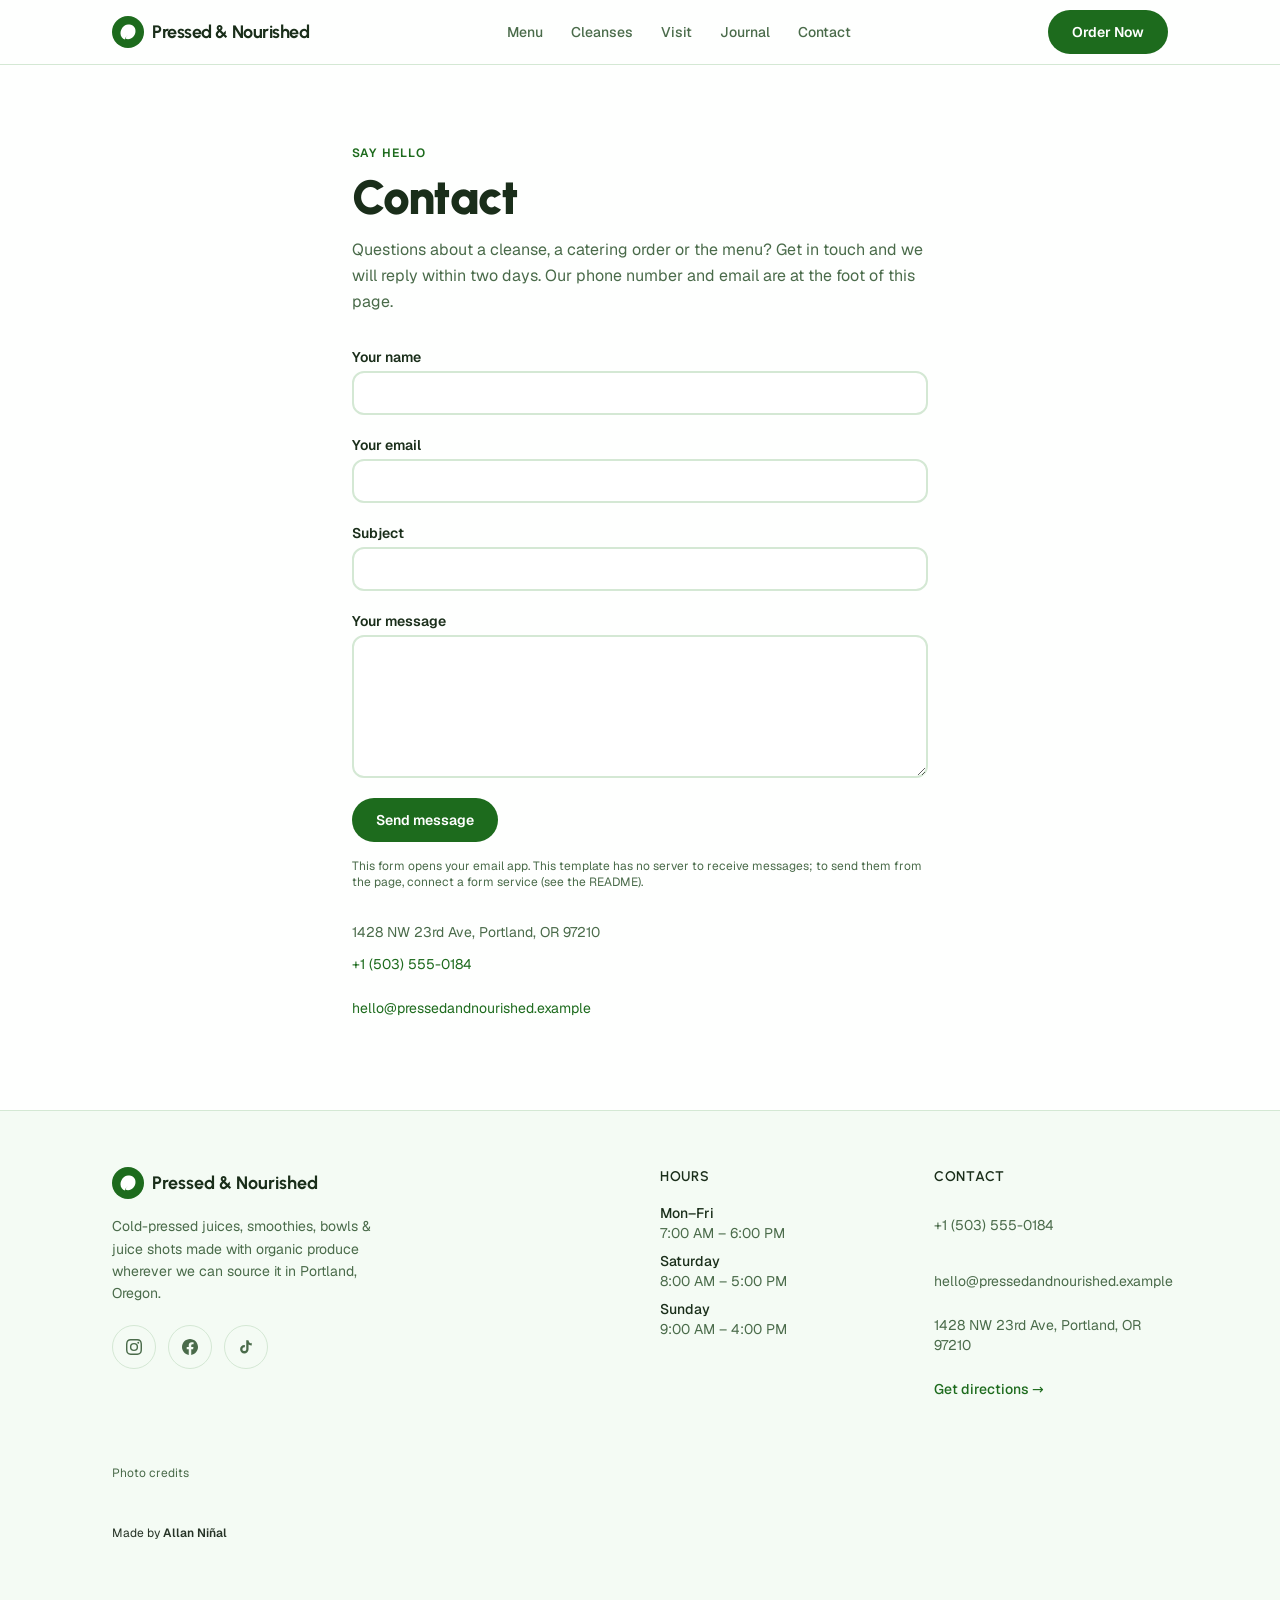
<file: contact/index.html>
<!DOCTYPE html><html lang="en" class="scroll-smooth"> <head><meta charset="utf-8"><meta name="viewport" content="width=device-width, initial-scale=1, viewport-fit=cover"><meta name="theme-color" content="#1D6B1D"><meta name="color-scheme" content="light"><title>Contact — Pressed &amp; Nourished</title><meta name="description" content="Write to Pressed &#38; Nourished: cleanses, catering and the menu."><link rel="canonical" href="https://example.com/contact/"><meta name="robots" content="index, follow"><meta name="author" content="Pressed &#38; Nourished"><!-- Open Graph --><meta property="og:title" content="Contact — Pressed &#38; Nourished"><meta property="og:description" content="Write to Pressed &#38; Nourished: cleanses, catering and the menu."><meta property="og:url" content="https://example.com/contact/"><meta property="og:type" content="website"><meta property="og:site_name" content="Pressed &#38; Nourished"><meta property="og:locale" content="en_US"><meta property="og:image" content="https://example.com/og-image.png"><meta property="og:image:type" content="image/png"><meta property="og:image:width" content="1200"><meta property="og:image:height" content="630"><meta property="og:image:alt" content="Pressed &#38; Nourished — Cold-Pressed Juice Bar, Portland OR"><!-- Twitter / X --><meta name="twitter:card" content="summary_large_image"><meta name="twitter:site" content="@example"><meta name="twitter:creator" content="@example"><meta name="twitter:title" content="Contact — Pressed &#38; Nourished"><meta name="twitter:description" content="Write to Pressed &#38; Nourished: cleanses, catering and the menu."><meta name="twitter:image" content="https://example.com/og-image.png"><link rel="icon" href="../favicon.svg" type="image/svg+xml"><link rel="apple-touch-icon" href="../favicon.svg"><script type="application/ld+json">{"@context":"https://schema.org","@type":["FoodEstablishment","LocalBusiness"],"name":"Pressed & Nourished","description":"Portland's cold-pressed juice bar. Small-batch juices, smoothies, açaí bowls, juice shots and cleanses, organic where we can source it, made daily on NW 23rd.","url":"https://example.com/","telephone":"+1 (503) 555-0184","email":"hello@pressedandnourished.example","address":{"@type":"PostalAddress","streetAddress":"1428 NW 23rd Ave","addressLocality":"Portland","addressRegion":"OR","postalCode":"97210","addressCountry":"US"},"geo":{"@type":"GeoCoordinates","latitude":45.5302,"longitude":-122.6975},"servesCuisine":["Juice","Smoothies","Açaí Bowls"],"priceRange":"$","openingHoursSpecification":[{"@type":"OpeningHoursSpecification","dayOfWeek":["Monday","Tuesday","Wednesday","Thursday","Friday"],"opens":"07:00","closes":"18:00"},{"@type":"OpeningHoursSpecification","dayOfWeek":"Saturday","opens":"08:00","closes":"17:00"},{"@type":"OpeningHoursSpecification","dayOfWeek":"Sunday","opens":"09:00","closes":"16:00"}],"sameAs":["https://instagram.com/pressednourished","https://facebook.com/pressednourished","https://tiktok.com/@pressednourished"],"hasMenu":"https://example.com/#menu","foundingDate":"2019","image":"https://example.com/og-image.png"}</script><script type="application/ld+json">{"@context":"https://schema.org","@type":"Person","name":"Pressed & Nourished","url":"#","sameAs":["#","#","#"]}</script><script type="application/ld+json">{"@context":"https://schema.org","@type":"BreadcrumbList","itemListElement":[{"@type":"ListItem","position":1,"name":"Home","item":"https://example.com/"},{"@type":"ListItem","position":2,"name":"Contact","item":"https://example.com/contact/"}]}</script><link rel="stylesheet" href="../assets/index.DZpZyT3J.css">
<style>.field[data-astro-cid-ahc3q4vw]{width:100%;min-height:44px;padding:.6rem .75rem;font:inherit;background:#fff;color:var(--color-text);border:2px solid var(--color-border);border-radius:.75rem}.field[data-astro-cid-ahc3q4vw]:focus-visible{outline:2px solid var(--color-accent);outline-offset:2px}
</style></head> <body class="min-h-screen flex flex-col antialiased"> <header style="background-color: var(--color-bg); border-bottom: 1px solid var(--color-border);" class="sticky top-0 z-50" data-astro-cid-ctg3m53h> <div class="container-x" data-astro-cid-ctg3m53h> <div class="flex items-center justify-between h-16" data-astro-cid-ctg3m53h> <!-- Logo / brand --> <a href="../index.html" class="flex items-center gap-2 focus-visible:outline-none focus-visible:ring-2 focus-visible:ring-offset-2" style="--tw-ring-color: var(--color-accent);" aria-label="Pressed &#38; Nourished home" data-astro-cid-ctg3m53h> <!-- Leaf icon SVG --> <span aria-hidden="true" style="display:inline-flex;align-items:center;justify-content:center;width:32px;height:32px;background-color:var(--color-accent);border-radius:50%;" data-astro-cid-ctg3m53h> <svg width="18" height="18" viewBox="0 0 24 24" fill="none" aria-hidden="true" data-astro-cid-ctg3m53h> <path d="M12 2C6.5 2 2 8 2 14c0 4 2.5 7 6 8 .5-3 2-5 4-6-2 1-3 3-3 5 1 .3 2 .5 3 .5 5.5 0 10-5 10-11S17.5 2 12 2z" fill="white" data-astro-cid-ctg3m53h></path> </svg> </span> <span class="font-display font-bold text-lg tracking-tight" style="color:var(--color-text);" data-astro-cid-ctg3m53h>Pressed &amp; Nourished</span> </a> <!-- Desktop nav --> <nav aria-label="Primary navigation" class="hidden lg:flex items-center gap-1" data-astro-cid-ctg3m53h> <a href="../menu/index.html" class="nav-link px-3" data-astro-cid-ctg3m53h>Menu</a><a href="../index.html#cleanse" class="nav-link px-3" data-astro-cid-ctg3m53h>Cleanses</a><a href="../index.html#location" class="nav-link px-3" data-astro-cid-ctg3m53h>Visit</a><a href="../journal/index.html" class="nav-link px-3" data-astro-cid-ctg3m53h>Journal</a><a href="./index.html" class="nav-link px-3" data-astro-cid-ctg3m53h>Contact</a> </nav> <!-- CTA --> <a href="../index.html#order" class="btn-primary hidden lg:inline-flex" data-astro-cid-ctg3m53h>Order Now</a> <!-- Phone: menu and order button (no JavaScript) --> <div class="lg:hidden flex items-center gap-2" data-astro-cid-ctg3m53h> <details class="mobile-menu" data-astro-cid-ctg3m53h> <summary aria-label="Menu" data-astro-cid-ctg3m53h>Menu</summary> <nav aria-label="Mobile navigation" data-astro-cid-ctg3m53h> <a href="../menu/index.html" data-astro-cid-ctg3m53h>Menu</a><a href="../index.html#cleanse" data-astro-cid-ctg3m53h>Cleanses</a><a href="../index.html#location" data-astro-cid-ctg3m53h>Visit</a><a href="../journal/index.html" data-astro-cid-ctg3m53h>Journal</a><a href="./index.html" data-astro-cid-ctg3m53h>Contact</a> </nav> </details> <a href="../index.html#order" class="btn-primary text-sm whitespace-nowrap" data-astro-cid-ctg3m53h>Order</a> </div> </div> </div> </header>  <main class="flex-1" id="main-content">  <section class="container-x py-16 md:py-20" aria-labelledby="contact-heading" data-astro-cid-ahc3q4vw> <div class="max-w-xl mx-auto" data-astro-cid-ahc3q4vw> <p class="eyebrow mb-3" data-astro-cid-ahc3q4vw>Say hello</p> <h1 id="contact-heading" class="font-display font-black text-4xl md:text-5xl" style="color: var(--color-text);" data-astro-cid-ahc3q4vw>Contact</h1> <p class="mt-4 text-base leading-relaxed" style="color: var(--color-text-muted);" data-astro-cid-ahc3q4vw>Questions about a cleanse, a catering order or the menu? Get in touch and we will reply within two days. Our phone number and email are at the foot of this page.</p> <!--
        No back end. This form opens the visitor's email app, addressed to the
        address below. To send messages from the page itself, point `action` at a
        form service (Formspree, Formspark, Web3Forms, Netlify Forms...), remove
        enctype, and set method="post" as that service describes.
      --> <form action="mailto:hello@pressedandnourished.example" method="post" enctype="text/plain" class="mt-8 grid gap-5" data-astro-cid-ahc3q4vw> <label class="grid gap-1 text-sm font-semibold" style="color: var(--color-text);" data-astro-cid-ahc3q4vw>Your name
<input type="text" name="name" required autocomplete="name" class="field" data-astro-cid-ahc3q4vw> </label> <label class="grid gap-1 text-sm font-semibold" style="color: var(--color-text);" data-astro-cid-ahc3q4vw>Your email
<input type="email" name="email" required autocomplete="email" class="field" data-astro-cid-ahc3q4vw> </label> <label class="grid gap-1 text-sm font-semibold" style="color: var(--color-text);" data-astro-cid-ahc3q4vw>Subject
<input type="text" name="subject" class="field" data-astro-cid-ahc3q4vw> </label> <label class="grid gap-1 text-sm font-semibold" style="color: var(--color-text);" data-astro-cid-ahc3q4vw>Your message
<textarea name="message" rows="6" required class="field" data-astro-cid-ahc3q4vw></textarea> </label> <div data-astro-cid-ahc3q4vw><button type="submit" class="btn-primary" data-astro-cid-ahc3q4vw>Send message</button></div> </form> <p class="mt-4 text-xs" style="color: var(--color-text-muted);" data-astro-cid-ahc3q4vw>
This form opens your email app. This template has no server to receive messages; to send them from the page, connect a form service (see the README).
</p> <address class="not-italic mt-8 text-sm" style="color: var(--color-text-muted);" data-astro-cid-ahc3q4vw> 1428 NW 23rd Ave, Portland, OR 97210<br data-astro-cid-ahc3q4vw> <a href="tel:+15035550184" style="color: var(--color-accent); display: inline-block; padding: 0.75rem 0;" data-astro-cid-ahc3q4vw>+1 (503) 555-0184</a><br data-astro-cid-ahc3q4vw> <a href="mailto:hello@pressedandnourished.example" style="color: var(--color-accent); display: inline-block; padding: 0.75rem 0;" data-astro-cid-ahc3q4vw>hello@pressedandnourished.example</a> </address> </div> </section>  </main> <footer style="background-color:var(--color-surface-2);border-top:1px solid var(--color-border);" class="mt-auto" data-astro-cid-gcn2mc3v> <div class="container-x py-14" data-astro-cid-gcn2mc3v> <div class="grid grid-cols-1 md:grid-cols-4 gap-10" data-astro-cid-gcn2mc3v> <!-- Brand --> <div class="md:col-span-2" data-astro-cid-gcn2mc3v> <div class="flex items-center gap-2 mb-4" data-astro-cid-gcn2mc3v> <span aria-hidden="true" style="display:inline-flex;align-items:center;justify-content:center;width:32px;height:32px;background-color:var(--color-accent);border-radius:50%;" data-astro-cid-gcn2mc3v> <svg width="18" height="18" viewBox="0 0 24 24" fill="none" aria-hidden="true" data-astro-cid-gcn2mc3v> <path d="M12 2C6.5 2 2 8 2 14c0 4 2.5 7 6 8 .5-3 2-5 4-6-2 1-3 3-3 5 1 .3 2 .5 3 .5 5.5 0 10-5 10-11S17.5 2 12 2z" fill="white" data-astro-cid-gcn2mc3v></path> </svg> </span> <span class="font-display font-bold text-lg" style="color:var(--color-text);" data-astro-cid-gcn2mc3v>Pressed &amp; Nourished</span> </div> <p class="text-sm mb-5" style="color:var(--color-text-muted);max-width:280px;line-height:1.6;" data-astro-cid-gcn2mc3v>
Cold-pressed juices, smoothies, bowls & juice shots made with organic produce wherever we can source it in Portland, Oregon.
</p> <!-- Social --> <div class="flex gap-3" data-astro-cid-gcn2mc3v> <a href="https://instagram.com/pressednourished" target="_blank" rel="noopener noreferrer" class="inline-flex items-center justify-center rounded-full border p-2" style="border-color:var(--color-border);color:var(--color-text-muted);min-height:44px;min-width:44px;" aria-label="Instagram" data-astro-cid-gcn2mc3v> <svg width="16" height="16" viewBox="0 0 24 24" fill="currentColor" aria-hidden="true" data-astro-cid-gcn2mc3v><path d="M12 2.163c3.204 0 3.584.012 4.85.07 3.252.148 4.771 1.691 4.919 4.919.058 1.265.069 1.645.069 4.849 0 3.205-.012 3.584-.069 4.849-.149 3.225-1.664 4.771-4.919 4.919-1.266.058-1.644.07-4.85.07-3.204 0-3.584-.012-4.849-.07-3.26-.149-4.771-1.699-4.919-4.92-.058-1.265-.07-1.644-.07-4.849 0-3.204.013-3.583.07-4.849.149-3.227 1.664-4.771 4.919-4.919 1.266-.057 1.645-.069 4.849-.069zM12 0C8.741 0 8.333.014 7.053.072 2.695.272.273 2.69.073 7.052.014 8.333 0 8.741 0 12c0 3.259.014 3.668.072 4.948.2 4.358 2.618 6.78 6.98 6.98C8.333 23.986 8.741 24 12 24c3.259 0 3.668-.014 4.948-.072 4.354-.2 6.782-2.618 6.979-6.98.059-1.28.073-1.689.073-4.948 0-3.259-.014-3.667-.072-4.947-.196-4.354-2.617-6.78-6.979-6.98C15.668.014 15.259 0 12 0zm0 5.838a6.162 6.162 0 100 12.324 6.162 6.162 0 000-12.324zM12 16a4 4 0 110-8 4 4 0 010 8zm6.406-11.845a1.44 1.44 0 100 2.881 1.44 1.44 0 000-2.881z" data-astro-cid-gcn2mc3v></path></svg> </a> <a href="https://facebook.com/pressednourished" target="_blank" rel="noopener noreferrer" class="inline-flex items-center justify-center rounded-full border p-2" style="border-color:var(--color-border);color:var(--color-text-muted);min-height:44px;min-width:44px;" aria-label="Facebook" data-astro-cid-gcn2mc3v> <svg width="16" height="16" viewBox="0 0 24 24" fill="currentColor" aria-hidden="true" data-astro-cid-gcn2mc3v><path d="M24 12.073c0-6.627-5.373-12-12-12s-12 5.373-12 12c0 5.99 4.388 10.954 10.125 11.854v-8.385H7.078v-3.47h3.047V9.43c0-3.007 1.792-4.669 4.533-4.669 1.312 0 2.686.235 2.686.235v2.953H15.83c-1.491 0-1.956.925-1.956 1.874v2.25h3.328l-.532 3.47h-2.796v8.385C19.612 23.027 24 18.062 24 12.073z" data-astro-cid-gcn2mc3v></path></svg> </a> <a href="https://tiktok.com/@pressednourished" target="_blank" rel="noopener noreferrer" class="inline-flex items-center justify-center rounded-full border p-2" style="border-color:var(--color-border);color:var(--color-text-muted);min-height:44px;min-width:44px;" aria-label="TikTok" data-astro-cid-gcn2mc3v> <svg width="16" height="16" viewBox="0 0 24 24" fill="currentColor" aria-hidden="true" data-astro-cid-gcn2mc3v><path d="M19.59 6.69a4.83 4.83 0 01-3.77-4.25V2h-3.45v13.67a2.89 2.89 0 01-2.88 2.5 2.89 2.89 0 01-2.89-2.89 2.89 2.89 0 012.89-2.89c.28 0 .54.04.79.1V9.01a6.27 6.27 0 00-.79-.05 6.34 6.34 0 00-6.34 6.34 6.34 6.34 0 006.34 6.34 6.34 6.34 0 006.33-6.34v-7a8.16 8.16 0 004.77 1.52v-3.4a4.85 4.85 0 01-1-.73z" data-astro-cid-gcn2mc3v></path></svg> </a> </div> </div> <!-- Hours --> <div data-astro-cid-gcn2mc3v> <h2 class="font-display font-semibold text-sm uppercase tracking-wider mb-4" style="color:var(--color-text);" data-astro-cid-gcn2mc3v>Hours</h2> <ul class="space-y-2" data-astro-cid-gcn2mc3v> <li class="text-sm" style="color:var(--color-text-muted);" data-astro-cid-gcn2mc3v> <span class="font-medium" style="color:var(--color-text);" data-astro-cid-gcn2mc3v>Mon–Fri</span><br data-astro-cid-gcn2mc3v> 7:00 AM – 6:00 PM </li><li class="text-sm" style="color:var(--color-text-muted);" data-astro-cid-gcn2mc3v> <span class="font-medium" style="color:var(--color-text);" data-astro-cid-gcn2mc3v>Saturday</span><br data-astro-cid-gcn2mc3v> 8:00 AM – 5:00 PM </li><li class="text-sm" style="color:var(--color-text-muted);" data-astro-cid-gcn2mc3v> <span class="font-medium" style="color:var(--color-text);" data-astro-cid-gcn2mc3v>Sunday</span><br data-astro-cid-gcn2mc3v> 9:00 AM – 4:00 PM </li> </ul> </div> <!-- Contact --> <div data-astro-cid-gcn2mc3v> <h2 class="font-display font-semibold text-sm uppercase tracking-wider mb-4" style="color:var(--color-text);" data-astro-cid-gcn2mc3v>Contact</h2> <ul class="space-y-3" data-astro-cid-gcn2mc3v> <li data-astro-cid-gcn2mc3v> <a href="tel:+1 (503) 555-0184" class="text-sm hover:underline" style="color:var(--color-text-muted);display:inline-flex;align-items:center;min-height:44px;" data-astro-cid-gcn2mc3v>+1 (503) 555-0184</a> </li> <li data-astro-cid-gcn2mc3v> <a href="mailto:hello@pressedandnourished.example" class="text-sm hover:underline" style="color:var(--color-text-muted);display:inline-flex;align-items:center;min-height:44px;" data-astro-cid-gcn2mc3v>hello@pressedandnourished.example</a> </li> <li class="text-sm" style="color:var(--color-text-muted);" data-astro-cid-gcn2mc3v>1428 NW 23rd Ave, Portland, OR 97210</li> <li data-astro-cid-gcn2mc3v> <a href="https://maps.google.com/?q=1428+NW+23rd+Ave+Portland+OR" target="_blank" rel="noopener noreferrer" class="text-sm font-medium hover:underline" style="color:var(--color-accent);display:inline-flex;align-items:center;min-height:44px;" data-astro-cid-gcn2mc3v>
Get directions &rarr;
</a> </li> </ul> </div> </div> <!-- Photo credits. Required while you use the demo photos (Unsplash asks for
         the photographer and a link). Delete this whole <details> block once you
         have replaced the photos with your own. --> <details class="mt-10 text-xs" style="color:var(--color-text-muted);" data-photo-credits data-astro-cid-gcn2mc3v> <summary style="cursor:pointer;min-height:44px;display:flex;align-items:center;" data-astro-cid-gcn2mc3v>Photo credits</summary> <p class="mt-2" data-astro-cid-gcn2mc3v>
Demo photographs from <a href="https://unsplash.com/?utm_source=allanninal_dev&utm_medium=referral" style="color:var(--color-text);text-decoration:underline;" data-astro-cid-gcn2mc3v>Unsplash</a>. Replace them, and these credits, with your own before launch.
</p> <ul class="mt-2 space-y-1" data-astro-cid-gcn2mc3v> <li data-astro-cid-gcn2mc3v>Juice bar hero: Photo by <a href="https://unsplash.com/@alexlvrs?utm_source=allanninal_dev&utm_medium=referral" style="color:var(--color-text);text-decoration:underline;" data-astro-cid-gcn2mc3v>Alex Lvrs</a> on <a href="https://unsplash.com/photos/WaUDrRuxYWk?utm_source=allanninal_dev&utm_medium=referral" style="color:var(--color-text);text-decoration:underline;" data-astro-cid-gcn2mc3v>Unsplash</a></li><li data-astro-cid-gcn2mc3v>Fresh juice in glass jars: Photo by <a href="https://unsplash.com/@trayantula?utm_source=allanninal_dev&utm_medium=referral" style="color:var(--color-text);text-decoration:underline;" data-astro-cid-gcn2mc3v>Trayan</a> on <a href="https://unsplash.com/photos/clear-glass-jar-lot-with-straw-0PqRgaWP9eA?utm_source=allanninal_dev&utm_medium=referral" style="color:var(--color-text);text-decoration:underline;" data-astro-cid-gcn2mc3v>Unsplash</a></li><li data-astro-cid-gcn2mc3v>Citrus Surge: Photo by <a href="https://unsplash.com/@anetvob?utm_source=allanninal_dev&utm_medium=referral" style="color:var(--color-text);text-decoration:underline;" data-astro-cid-gcn2mc3v>Aneta Voborilova</a> on <a href="https://unsplash.com/photos/gEkTo1Oi78A?utm_source=allanninal_dev&utm_medium=referral" style="color:var(--color-text);text-decoration:underline;" data-astro-cid-gcn2mc3v>Unsplash</a></li><li data-astro-cid-gcn2mc3v>Açaí Classic: Photo by <a href="https://unsplash.com/@sarayra?utm_source=allanninal_dev&utm_medium=referral" style="color:var(--color-text);text-decoration:underline;" data-astro-cid-gcn2mc3v>Abdelrahman Sarayreh</a> on <a href="https://unsplash.com/photos/AqlcqCzF3aQ?utm_source=allanninal_dev&utm_medium=referral" style="color:var(--color-text);text-decoration:underline;" data-astro-cid-gcn2mc3v>Unsplash</a></li><li data-astro-cid-gcn2mc3v>Our ingredients: Photo by <a href="https://unsplash.com/@milada_vigerova?utm_source=allanninal_dev&utm_medium=referral" style="color:var(--color-text);text-decoration:underline;" data-astro-cid-gcn2mc3v>Milada Vigerova</a> on <a href="https://unsplash.com/photos/0p1iYK3ep-I?utm_source=allanninal_dev&utm_medium=referral" style="color:var(--color-text);text-decoration:underline;" data-astro-cid-gcn2mc3v>Unsplash</a></li><li data-astro-cid-gcn2mc3v>A smoothie with blood orange slices: Photo by <a href="https://unsplash.com/@caroline_ross?utm_source=allanninal_dev&utm_medium=referral" style="color:var(--color-text);text-decoration:underline;" data-astro-cid-gcn2mc3v>Caroline Ross</a> on <a href="https://unsplash.com/photos/a-glass-of-blood-orange-juice-surrounded-by-sliced-blood-oranges-JOndgOgu1zQ?utm_source=allanninal_dev&utm_medium=referral" style="color:var(--color-text);text-decoration:underline;" data-astro-cid-gcn2mc3v>Unsplash</a></li><li data-astro-cid-gcn2mc3v>NW 23rd Ave: Photo by <a href="https://unsplash.com/@dokae?utm_source=allanninal_dev&utm_medium=referral" style="color:var(--color-text);text-decoration:underline;" data-astro-cid-gcn2mc3v>PJH</a> on <a href="https://unsplash.com/photos/20cVqaOk4Yo?utm_source=allanninal_dev&utm_medium=referral" style="color:var(--color-text);text-decoration:underline;" data-astro-cid-gcn2mc3v>Unsplash</a></li> </ul> </details>  <p class="maker-credit" data-maker-credit="1" data-astro-cid-gcn2mc3v>Made by <a style="display:inline-flex;align-items:center;min-height:44px;" href="https://www.linkedin.com/in/allanninal/" data-maker-credit="1" target="_blank" rel="noopener noreferrer" data-astro-cid-gcn2mc3v>Allan Ni&ntilde;al</a></p> </div> </footer>   </body></html>
</file>
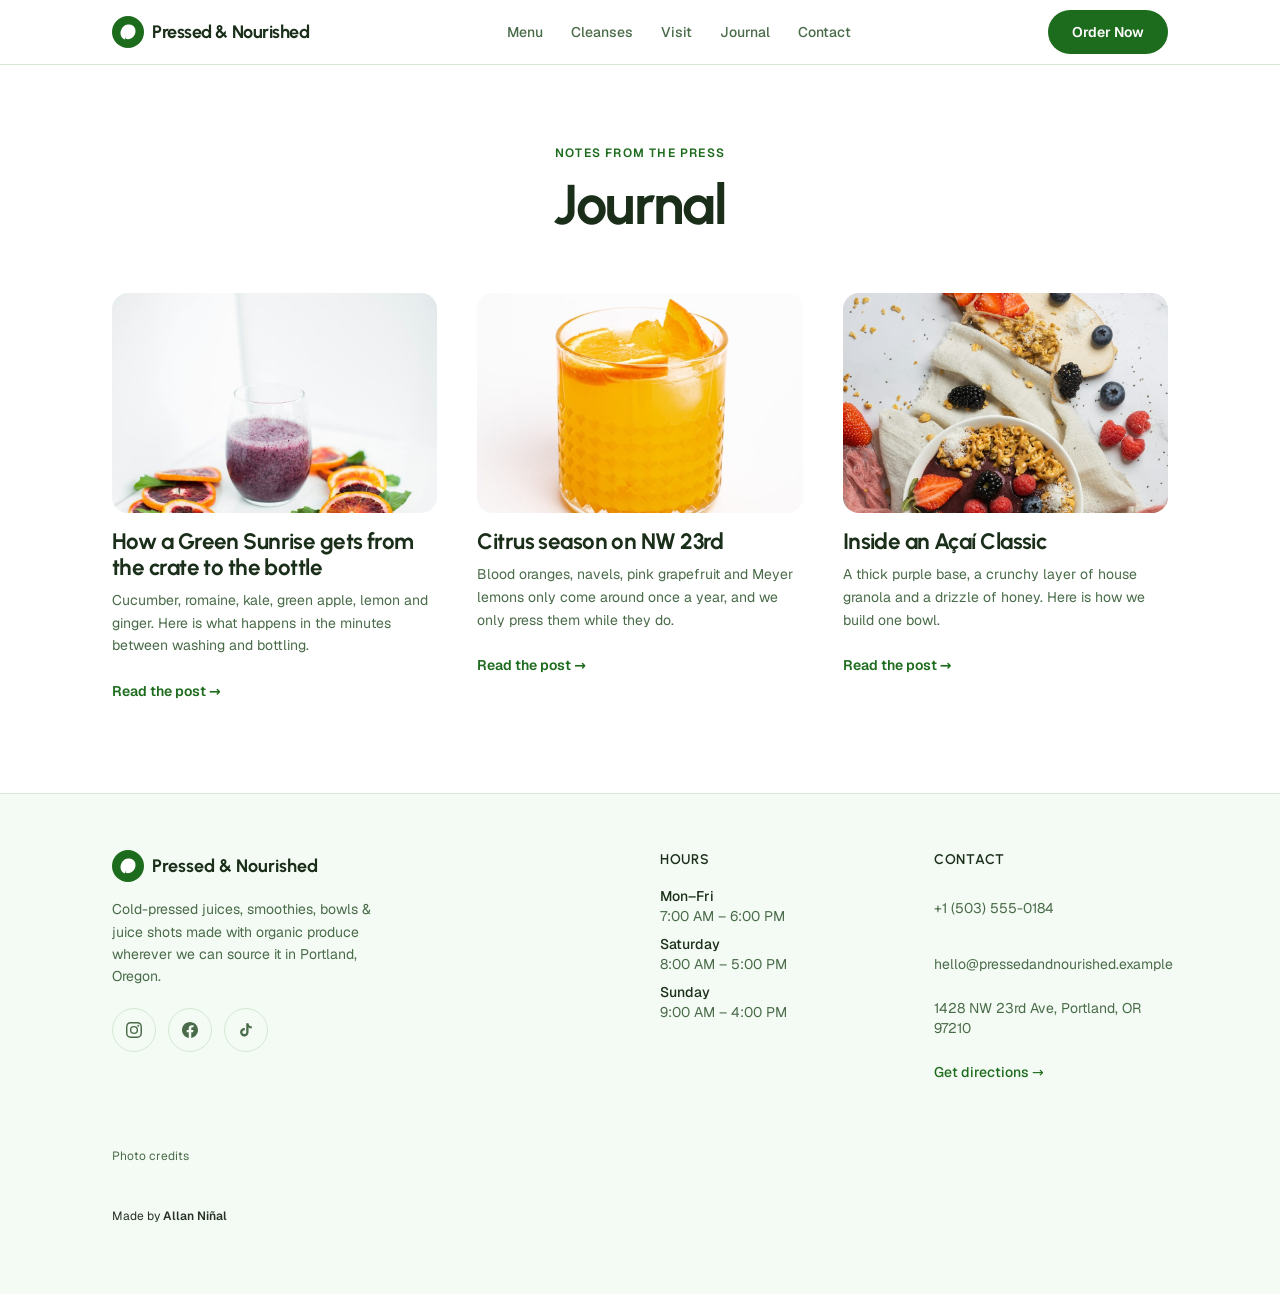
<file: journal/index.html>
<!DOCTYPE html><html lang="en" class="scroll-smooth"> <head><meta charset="utf-8"><meta name="viewport" content="width=device-width, initial-scale=1, viewport-fit=cover"><meta name="theme-color" content="#1D6B1D"><meta name="color-scheme" content="light"><title>Journal — Pressed &amp; Nourished</title><meta name="description" content="Notes from the press at Pressed &#38; Nourished: cold-pressed juice, citrus season and açaí bowls."><link rel="canonical" href="https://example.com/journal/"><meta name="robots" content="index, follow"><meta name="author" content="Pressed &#38; Nourished"><!-- Open Graph --><meta property="og:title" content="Journal — Pressed &#38; Nourished"><meta property="og:description" content="Notes from the press at Pressed &#38; Nourished: cold-pressed juice, citrus season and açaí bowls."><meta property="og:url" content="https://example.com/journal/"><meta property="og:type" content="website"><meta property="og:site_name" content="Pressed &#38; Nourished"><meta property="og:locale" content="en_US"><meta property="og:image" content="https://example.com/og-image.png"><meta property="og:image:type" content="image/png"><meta property="og:image:width" content="1200"><meta property="og:image:height" content="630"><meta property="og:image:alt" content="Pressed &#38; Nourished — Cold-Pressed Juice Bar, Portland OR"><!-- Twitter / X --><meta name="twitter:card" content="summary_large_image"><meta name="twitter:site" content="@example"><meta name="twitter:creator" content="@example"><meta name="twitter:title" content="Journal — Pressed &#38; Nourished"><meta name="twitter:description" content="Notes from the press at Pressed &#38; Nourished: cold-pressed juice, citrus season and açaí bowls."><meta name="twitter:image" content="https://example.com/og-image.png"><link rel="icon" href="../favicon.svg" type="image/svg+xml"><link rel="apple-touch-icon" href="../favicon.svg"><script type="application/ld+json">{"@context":"https://schema.org","@type":["FoodEstablishment","LocalBusiness"],"name":"Pressed & Nourished","description":"Portland's cold-pressed juice bar. Small-batch juices, smoothies, açaí bowls, juice shots and cleanses, organic where we can source it, made daily on NW 23rd.","url":"https://example.com/","telephone":"+1 (503) 555-0184","email":"hello@pressedandnourished.example","address":{"@type":"PostalAddress","streetAddress":"1428 NW 23rd Ave","addressLocality":"Portland","addressRegion":"OR","postalCode":"97210","addressCountry":"US"},"geo":{"@type":"GeoCoordinates","latitude":45.5302,"longitude":-122.6975},"servesCuisine":["Juice","Smoothies","Açaí Bowls"],"priceRange":"$","openingHoursSpecification":[{"@type":"OpeningHoursSpecification","dayOfWeek":["Monday","Tuesday","Wednesday","Thursday","Friday"],"opens":"07:00","closes":"18:00"},{"@type":"OpeningHoursSpecification","dayOfWeek":"Saturday","opens":"08:00","closes":"17:00"},{"@type":"OpeningHoursSpecification","dayOfWeek":"Sunday","opens":"09:00","closes":"16:00"}],"sameAs":["https://instagram.com/pressednourished","https://facebook.com/pressednourished","https://tiktok.com/@pressednourished"],"hasMenu":"https://example.com/#menu","foundingDate":"2019","image":"https://example.com/og-image.png"}</script><script type="application/ld+json">{"@context":"https://schema.org","@type":"Person","name":"Pressed & Nourished","url":"#","sameAs":["#","#","#"]}</script><script type="application/ld+json">{"@context":"https://schema.org","@type":"BreadcrumbList","itemListElement":[{"@type":"ListItem","position":1,"name":"Home","item":"https://example.com/"},{"@type":"ListItem","position":2,"name":"Journal","item":"https://example.com/journal/"}]}</script><link rel="stylesheet" href="../assets/index.DZpZyT3J.css"></head> <body class="min-h-screen flex flex-col antialiased"> <header style="background-color: var(--color-bg); border-bottom: 1px solid var(--color-border);" class="sticky top-0 z-50" data-astro-cid-ctg3m53h> <div class="container-x" data-astro-cid-ctg3m53h> <div class="flex items-center justify-between h-16" data-astro-cid-ctg3m53h> <!-- Logo / brand --> <a href="../index.html" class="flex items-center gap-2 focus-visible:outline-none focus-visible:ring-2 focus-visible:ring-offset-2" style="--tw-ring-color: var(--color-accent);" aria-label="Pressed &#38; Nourished home" data-astro-cid-ctg3m53h> <!-- Leaf icon SVG --> <span aria-hidden="true" style="display:inline-flex;align-items:center;justify-content:center;width:32px;height:32px;background-color:var(--color-accent);border-radius:50%;" data-astro-cid-ctg3m53h> <svg width="18" height="18" viewBox="0 0 24 24" fill="none" aria-hidden="true" data-astro-cid-ctg3m53h> <path d="M12 2C6.5 2 2 8 2 14c0 4 2.5 7 6 8 .5-3 2-5 4-6-2 1-3 3-3 5 1 .3 2 .5 3 .5 5.5 0 10-5 10-11S17.5 2 12 2z" fill="white" data-astro-cid-ctg3m53h></path> </svg> </span> <span class="font-display font-bold text-lg tracking-tight" style="color:var(--color-text);" data-astro-cid-ctg3m53h>Pressed &amp; Nourished</span> </a> <!-- Desktop nav --> <nav aria-label="Primary navigation" class="hidden lg:flex items-center gap-1" data-astro-cid-ctg3m53h> <a href="../menu/index.html" class="nav-link px-3" data-astro-cid-ctg3m53h>Menu</a><a href="../index.html#cleanse" class="nav-link px-3" data-astro-cid-ctg3m53h>Cleanses</a><a href="../index.html#location" class="nav-link px-3" data-astro-cid-ctg3m53h>Visit</a><a href="./index.html" class="nav-link px-3" data-astro-cid-ctg3m53h>Journal</a><a href="../contact/index.html" class="nav-link px-3" data-astro-cid-ctg3m53h>Contact</a> </nav> <!-- CTA --> <a href="../index.html#order" class="btn-primary hidden lg:inline-flex" data-astro-cid-ctg3m53h>Order Now</a> <!-- Phone: menu and order button (no JavaScript) --> <div class="lg:hidden flex items-center gap-2" data-astro-cid-ctg3m53h> <details class="mobile-menu" data-astro-cid-ctg3m53h> <summary aria-label="Menu" data-astro-cid-ctg3m53h>Menu</summary> <nav aria-label="Mobile navigation" data-astro-cid-ctg3m53h> <a href="../menu/index.html" data-astro-cid-ctg3m53h>Menu</a><a href="../index.html#cleanse" data-astro-cid-ctg3m53h>Cleanses</a><a href="../index.html#location" data-astro-cid-ctg3m53h>Visit</a><a href="./index.html" data-astro-cid-ctg3m53h>Journal</a><a href="../contact/index.html" data-astro-cid-ctg3m53h>Contact</a> </nav> </details> <a href="../index.html#order" class="btn-primary text-sm whitespace-nowrap" data-astro-cid-ctg3m53h>Order</a> </div> </div> </div> </header>  <main class="flex-1" id="main-content">  <section class="container-x py-16 md:py-20" aria-labelledby="journal-heading"> <div class="text-center max-w-xl mx-auto mb-14"> <p class="eyebrow mb-3">Notes from the press</p> <h1 id="journal-heading" class="font-display" style="font-size: clamp(2.25rem, 5vw, 3.5rem); color: var(--color-text);">Journal</h1> </div> <div class="grid gap-10 md:grid-cols-3"> <article> <a href="./how-a-green-sunrise-is-pressed/index.html" style="text-decoration: none; color: inherit; display: block;"> <img src="../images/gallery/prep.jpg" alt="A blueberry smoothie in a glass beside slices of blood orange and mint" width="1000" height="1000" loading="lazy" decoding="async" class="w-full object-cover rounded-2xl" style="height: 220px;"> <h2 class="font-display mt-4" style="font-size: 1.4rem; color: var(--color-text);">How a Green Sunrise gets from the crate to the bottle</h2> </a> <p class="mt-2 text-sm leading-relaxed" style="color: var(--color-text-muted);">Cucumber, romaine, kale, green apple, lemon and ginger. Here is what happens in the minutes between washing and bottling.</p> <a href="./how-a-green-sunrise-is-pressed/index.html" class="inline-block mt-3 text-sm font-semibold" style="color: var(--color-accent); min-height: 44px; line-height: 44px;">Read the post<span class="sr-only">: How a Green Sunrise gets from the crate to the bottle</span> &rarr;</a> </article><article> <a href="./citrus-season/index.html" style="text-decoration: none; color: inherit; display: block;"> <img src="../images/gallery/citrus.jpg" alt="Hands holding a vibrant orange citrus surge juice against a white wall, glistening condensation on the glass" width="1000" height="1000" loading="lazy" decoding="async" class="w-full object-cover rounded-2xl" style="height: 220px;"> <h2 class="font-display mt-4" style="font-size: 1.4rem; color: var(--color-text);">Citrus season on NW 23rd</h2> </a> <p class="mt-2 text-sm leading-relaxed" style="color: var(--color-text-muted);">Blood oranges, navels, pink grapefruit and Meyer lemons only come around once a year, and we only press them while they do.</p> <a href="./citrus-season/index.html" class="inline-block mt-3 text-sm font-semibold" style="color: var(--color-accent); min-height: 44px; line-height: 44px;">Read the post<span class="sr-only">: Citrus season on NW 23rd</span> &rarr;</a> </article><article> <a href="./inside-an-acai-classic/index.html" style="text-decoration: none; color: inherit; display: block;"> <img src="../images/gallery/acai.jpg" alt="An açaí bowl topped with granola, sliced banana, kiwi, and a drizzle of honey on a light wooden surface" width="1000" height="1000" loading="lazy" decoding="async" class="w-full object-cover rounded-2xl" style="height: 220px;"> <h2 class="font-display mt-4" style="font-size: 1.4rem; color: var(--color-text);">Inside an Açaí Classic</h2> </a> <p class="mt-2 text-sm leading-relaxed" style="color: var(--color-text-muted);">A thick purple base, a crunchy layer of house granola and a drizzle of honey. Here is how we build one bowl.</p> <a href="./inside-an-acai-classic/index.html" class="inline-block mt-3 text-sm font-semibold" style="color: var(--color-accent); min-height: 44px; line-height: 44px;">Read the post<span class="sr-only">: Inside an Açaí Classic</span> &rarr;</a> </article> </div> </section>  </main> <footer style="background-color:var(--color-surface-2);border-top:1px solid var(--color-border);" class="mt-auto" data-astro-cid-gcn2mc3v> <div class="container-x py-14" data-astro-cid-gcn2mc3v> <div class="grid grid-cols-1 md:grid-cols-4 gap-10" data-astro-cid-gcn2mc3v> <!-- Brand --> <div class="md:col-span-2" data-astro-cid-gcn2mc3v> <div class="flex items-center gap-2 mb-4" data-astro-cid-gcn2mc3v> <span aria-hidden="true" style="display:inline-flex;align-items:center;justify-content:center;width:32px;height:32px;background-color:var(--color-accent);border-radius:50%;" data-astro-cid-gcn2mc3v> <svg width="18" height="18" viewBox="0 0 24 24" fill="none" aria-hidden="true" data-astro-cid-gcn2mc3v> <path d="M12 2C6.5 2 2 8 2 14c0 4 2.5 7 6 8 .5-3 2-5 4-6-2 1-3 3-3 5 1 .3 2 .5 3 .5 5.5 0 10-5 10-11S17.5 2 12 2z" fill="white" data-astro-cid-gcn2mc3v></path> </svg> </span> <span class="font-display font-bold text-lg" style="color:var(--color-text);" data-astro-cid-gcn2mc3v>Pressed &amp; Nourished</span> </div> <p class="text-sm mb-5" style="color:var(--color-text-muted);max-width:280px;line-height:1.6;" data-astro-cid-gcn2mc3v>
Cold-pressed juices, smoothies, bowls & juice shots made with organic produce wherever we can source it in Portland, Oregon.
</p> <!-- Social --> <div class="flex gap-3" data-astro-cid-gcn2mc3v> <a href="https://instagram.com/pressednourished" target="_blank" rel="noopener noreferrer" class="inline-flex items-center justify-center rounded-full border p-2" style="border-color:var(--color-border);color:var(--color-text-muted);min-height:44px;min-width:44px;" aria-label="Instagram" data-astro-cid-gcn2mc3v> <svg width="16" height="16" viewBox="0 0 24 24" fill="currentColor" aria-hidden="true" data-astro-cid-gcn2mc3v><path d="M12 2.163c3.204 0 3.584.012 4.85.07 3.252.148 4.771 1.691 4.919 4.919.058 1.265.069 1.645.069 4.849 0 3.205-.012 3.584-.069 4.849-.149 3.225-1.664 4.771-4.919 4.919-1.266.058-1.644.07-4.85.07-3.204 0-3.584-.012-4.849-.07-3.26-.149-4.771-1.699-4.919-4.92-.058-1.265-.07-1.644-.07-4.849 0-3.204.013-3.583.07-4.849.149-3.227 1.664-4.771 4.919-4.919 1.266-.057 1.645-.069 4.849-.069zM12 0C8.741 0 8.333.014 7.053.072 2.695.272.273 2.69.073 7.052.014 8.333 0 8.741 0 12c0 3.259.014 3.668.072 4.948.2 4.358 2.618 6.78 6.98 6.98C8.333 23.986 8.741 24 12 24c3.259 0 3.668-.014 4.948-.072 4.354-.2 6.782-2.618 6.979-6.98.059-1.28.073-1.689.073-4.948 0-3.259-.014-3.667-.072-4.947-.196-4.354-2.617-6.78-6.979-6.98C15.668.014 15.259 0 12 0zm0 5.838a6.162 6.162 0 100 12.324 6.162 6.162 0 000-12.324zM12 16a4 4 0 110-8 4 4 0 010 8zm6.406-11.845a1.44 1.44 0 100 2.881 1.44 1.44 0 000-2.881z" data-astro-cid-gcn2mc3v></path></svg> </a> <a href="https://facebook.com/pressednourished" target="_blank" rel="noopener noreferrer" class="inline-flex items-center justify-center rounded-full border p-2" style="border-color:var(--color-border);color:var(--color-text-muted);min-height:44px;min-width:44px;" aria-label="Facebook" data-astro-cid-gcn2mc3v> <svg width="16" height="16" viewBox="0 0 24 24" fill="currentColor" aria-hidden="true" data-astro-cid-gcn2mc3v><path d="M24 12.073c0-6.627-5.373-12-12-12s-12 5.373-12 12c0 5.99 4.388 10.954 10.125 11.854v-8.385H7.078v-3.47h3.047V9.43c0-3.007 1.792-4.669 4.533-4.669 1.312 0 2.686.235 2.686.235v2.953H15.83c-1.491 0-1.956.925-1.956 1.874v2.25h3.328l-.532 3.47h-2.796v8.385C19.612 23.027 24 18.062 24 12.073z" data-astro-cid-gcn2mc3v></path></svg> </a> <a href="https://tiktok.com/@pressednourished" target="_blank" rel="noopener noreferrer" class="inline-flex items-center justify-center rounded-full border p-2" style="border-color:var(--color-border);color:var(--color-text-muted);min-height:44px;min-width:44px;" aria-label="TikTok" data-astro-cid-gcn2mc3v> <svg width="16" height="16" viewBox="0 0 24 24" fill="currentColor" aria-hidden="true" data-astro-cid-gcn2mc3v><path d="M19.59 6.69a4.83 4.83 0 01-3.77-4.25V2h-3.45v13.67a2.89 2.89 0 01-2.88 2.5 2.89 2.89 0 01-2.89-2.89 2.89 2.89 0 012.89-2.89c.28 0 .54.04.79.1V9.01a6.27 6.27 0 00-.79-.05 6.34 6.34 0 00-6.34 6.34 6.34 6.34 0 006.34 6.34 6.34 6.34 0 006.33-6.34v-7a8.16 8.16 0 004.77 1.52v-3.4a4.85 4.85 0 01-1-.73z" data-astro-cid-gcn2mc3v></path></svg> </a> </div> </div> <!-- Hours --> <div data-astro-cid-gcn2mc3v> <h2 class="font-display font-semibold text-sm uppercase tracking-wider mb-4" style="color:var(--color-text);" data-astro-cid-gcn2mc3v>Hours</h2> <ul class="space-y-2" data-astro-cid-gcn2mc3v> <li class="text-sm" style="color:var(--color-text-muted);" data-astro-cid-gcn2mc3v> <span class="font-medium" style="color:var(--color-text);" data-astro-cid-gcn2mc3v>Mon–Fri</span><br data-astro-cid-gcn2mc3v> 7:00 AM – 6:00 PM </li><li class="text-sm" style="color:var(--color-text-muted);" data-astro-cid-gcn2mc3v> <span class="font-medium" style="color:var(--color-text);" data-astro-cid-gcn2mc3v>Saturday</span><br data-astro-cid-gcn2mc3v> 8:00 AM – 5:00 PM </li><li class="text-sm" style="color:var(--color-text-muted);" data-astro-cid-gcn2mc3v> <span class="font-medium" style="color:var(--color-text);" data-astro-cid-gcn2mc3v>Sunday</span><br data-astro-cid-gcn2mc3v> 9:00 AM – 4:00 PM </li> </ul> </div> <!-- Contact --> <div data-astro-cid-gcn2mc3v> <h2 class="font-display font-semibold text-sm uppercase tracking-wider mb-4" style="color:var(--color-text);" data-astro-cid-gcn2mc3v>Contact</h2> <ul class="space-y-3" data-astro-cid-gcn2mc3v> <li data-astro-cid-gcn2mc3v> <a href="tel:+1 (503) 555-0184" class="text-sm hover:underline" style="color:var(--color-text-muted);display:inline-flex;align-items:center;min-height:44px;" data-astro-cid-gcn2mc3v>+1 (503) 555-0184</a> </li> <li data-astro-cid-gcn2mc3v> <a href="mailto:hello@pressedandnourished.example" class="text-sm hover:underline" style="color:var(--color-text-muted);display:inline-flex;align-items:center;min-height:44px;" data-astro-cid-gcn2mc3v>hello@pressedandnourished.example</a> </li> <li class="text-sm" style="color:var(--color-text-muted);" data-astro-cid-gcn2mc3v>1428 NW 23rd Ave, Portland, OR 97210</li> <li data-astro-cid-gcn2mc3v> <a href="https://maps.google.com/?q=1428+NW+23rd+Ave+Portland+OR" target="_blank" rel="noopener noreferrer" class="text-sm font-medium hover:underline" style="color:var(--color-accent);display:inline-flex;align-items:center;min-height:44px;" data-astro-cid-gcn2mc3v>
Get directions &rarr;
</a> </li> </ul> </div> </div> <!-- Photo credits. Required while you use the demo photos (Unsplash asks for
         the photographer and a link). Delete this whole <details> block once you
         have replaced the photos with your own. --> <details class="mt-10 text-xs" style="color:var(--color-text-muted);" data-photo-credits data-astro-cid-gcn2mc3v> <summary style="cursor:pointer;min-height:44px;display:flex;align-items:center;" data-astro-cid-gcn2mc3v>Photo credits</summary> <p class="mt-2" data-astro-cid-gcn2mc3v>
Demo photographs from <a href="https://unsplash.com/?utm_source=allanninal_dev&utm_medium=referral" style="color:var(--color-text);text-decoration:underline;" data-astro-cid-gcn2mc3v>Unsplash</a>. Replace them, and these credits, with your own before launch.
</p> <ul class="mt-2 space-y-1" data-astro-cid-gcn2mc3v> <li data-astro-cid-gcn2mc3v>Juice bar hero: Photo by <a href="https://unsplash.com/@alexlvrs?utm_source=allanninal_dev&utm_medium=referral" style="color:var(--color-text);text-decoration:underline;" data-astro-cid-gcn2mc3v>Alex Lvrs</a> on <a href="https://unsplash.com/photos/WaUDrRuxYWk?utm_source=allanninal_dev&utm_medium=referral" style="color:var(--color-text);text-decoration:underline;" data-astro-cid-gcn2mc3v>Unsplash</a></li><li data-astro-cid-gcn2mc3v>Fresh juice in glass jars: Photo by <a href="https://unsplash.com/@trayantula?utm_source=allanninal_dev&utm_medium=referral" style="color:var(--color-text);text-decoration:underline;" data-astro-cid-gcn2mc3v>Trayan</a> on <a href="https://unsplash.com/photos/clear-glass-jar-lot-with-straw-0PqRgaWP9eA?utm_source=allanninal_dev&utm_medium=referral" style="color:var(--color-text);text-decoration:underline;" data-astro-cid-gcn2mc3v>Unsplash</a></li><li data-astro-cid-gcn2mc3v>Citrus Surge: Photo by <a href="https://unsplash.com/@anetvob?utm_source=allanninal_dev&utm_medium=referral" style="color:var(--color-text);text-decoration:underline;" data-astro-cid-gcn2mc3v>Aneta Voborilova</a> on <a href="https://unsplash.com/photos/gEkTo1Oi78A?utm_source=allanninal_dev&utm_medium=referral" style="color:var(--color-text);text-decoration:underline;" data-astro-cid-gcn2mc3v>Unsplash</a></li><li data-astro-cid-gcn2mc3v>Açaí Classic: Photo by <a href="https://unsplash.com/@sarayra?utm_source=allanninal_dev&utm_medium=referral" style="color:var(--color-text);text-decoration:underline;" data-astro-cid-gcn2mc3v>Abdelrahman Sarayreh</a> on <a href="https://unsplash.com/photos/AqlcqCzF3aQ?utm_source=allanninal_dev&utm_medium=referral" style="color:var(--color-text);text-decoration:underline;" data-astro-cid-gcn2mc3v>Unsplash</a></li><li data-astro-cid-gcn2mc3v>Our ingredients: Photo by <a href="https://unsplash.com/@milada_vigerova?utm_source=allanninal_dev&utm_medium=referral" style="color:var(--color-text);text-decoration:underline;" data-astro-cid-gcn2mc3v>Milada Vigerova</a> on <a href="https://unsplash.com/photos/0p1iYK3ep-I?utm_source=allanninal_dev&utm_medium=referral" style="color:var(--color-text);text-decoration:underline;" data-astro-cid-gcn2mc3v>Unsplash</a></li><li data-astro-cid-gcn2mc3v>A smoothie with blood orange slices: Photo by <a href="https://unsplash.com/@caroline_ross?utm_source=allanninal_dev&utm_medium=referral" style="color:var(--color-text);text-decoration:underline;" data-astro-cid-gcn2mc3v>Caroline Ross</a> on <a href="https://unsplash.com/photos/a-glass-of-blood-orange-juice-surrounded-by-sliced-blood-oranges-JOndgOgu1zQ?utm_source=allanninal_dev&utm_medium=referral" style="color:var(--color-text);text-decoration:underline;" data-astro-cid-gcn2mc3v>Unsplash</a></li><li data-astro-cid-gcn2mc3v>NW 23rd Ave: Photo by <a href="https://unsplash.com/@dokae?utm_source=allanninal_dev&utm_medium=referral" style="color:var(--color-text);text-decoration:underline;" data-astro-cid-gcn2mc3v>PJH</a> on <a href="https://unsplash.com/photos/20cVqaOk4Yo?utm_source=allanninal_dev&utm_medium=referral" style="color:var(--color-text);text-decoration:underline;" data-astro-cid-gcn2mc3v>Unsplash</a></li> </ul> </details>  <p class="maker-credit" data-maker-credit="1" data-astro-cid-gcn2mc3v>Made by <a style="display:inline-flex;align-items:center;min-height:44px;" href="https://www.linkedin.com/in/allanninal/" data-maker-credit="1" target="_blank" rel="noopener noreferrer" data-astro-cid-gcn2mc3v>Allan Ni&ntilde;al</a></p> </div> </footer>   </body></html>
</file>
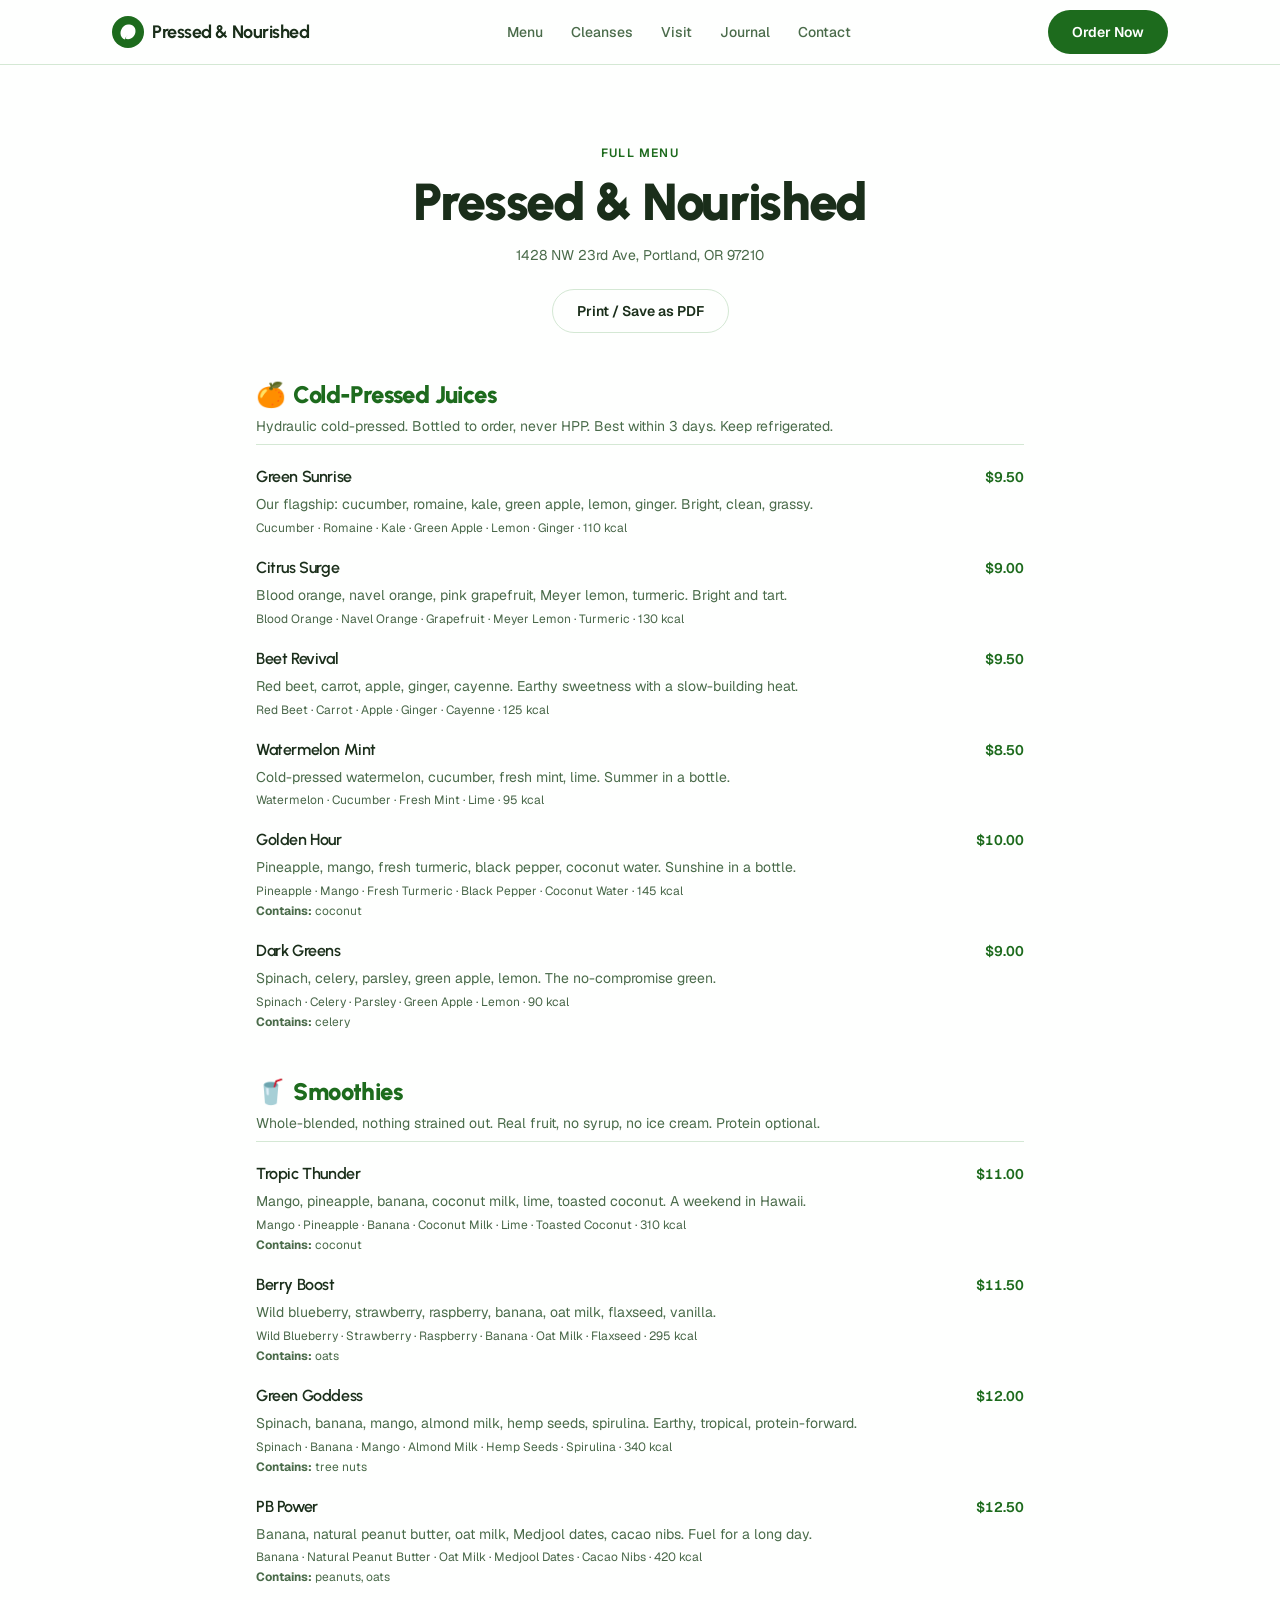
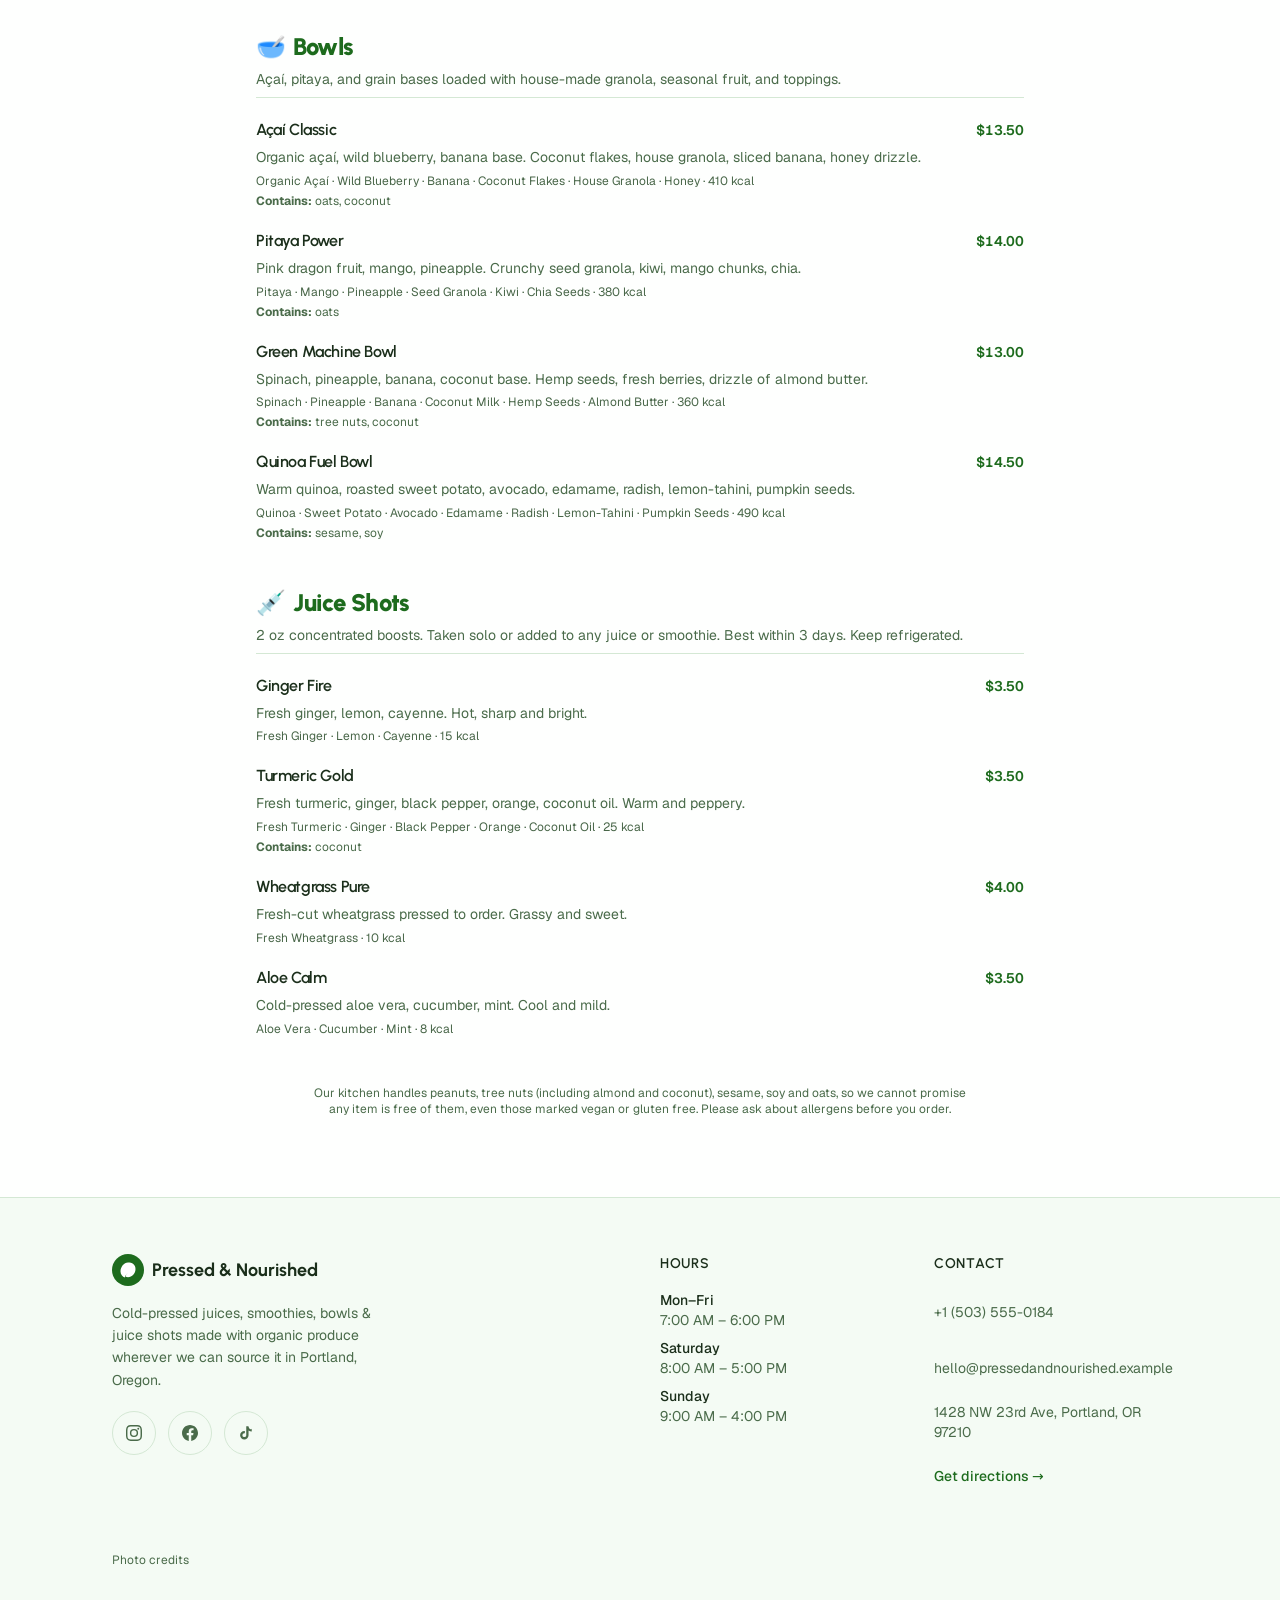
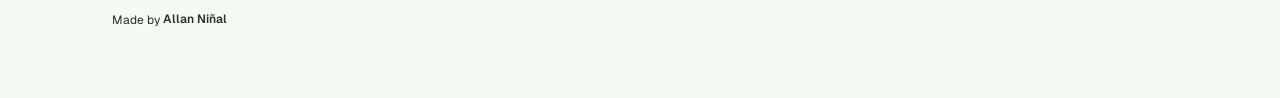
<file: menu/index.html>
<!DOCTYPE html><html lang="en" class="scroll-smooth"> <head><meta charset="utf-8"><meta name="viewport" content="width=device-width, initial-scale=1, viewport-fit=cover"><meta name="theme-color" content="#1D6B1D"><meta name="color-scheme" content="light"><title>Full Menu — Pressed &amp; Nourished</title><meta name="description" content="The full menu at Pressed &#38; Nourished: cold-pressed juices, smoothies, açaí bowls, juice shots and cleanse programmes, with prices."><link rel="canonical" href="https://example.com/menu/"><meta name="robots" content="index, follow"><meta name="author" content="Pressed &#38; Nourished"><!-- Open Graph --><meta property="og:title" content="Full Menu — Pressed &#38; Nourished"><meta property="og:description" content="The full menu at Pressed &#38; Nourished: cold-pressed juices, smoothies, açaí bowls, juice shots and cleanse programmes, with prices."><meta property="og:url" content="https://example.com/menu/"><meta property="og:type" content="website"><meta property="og:site_name" content="Pressed &#38; Nourished"><meta property="og:locale" content="en_US"><meta property="og:image" content="https://example.com/og-image.png"><meta property="og:image:type" content="image/png"><meta property="og:image:width" content="1200"><meta property="og:image:height" content="630"><meta property="og:image:alt" content="Pressed &#38; Nourished — Cold-Pressed Juice Bar, Portland OR"><!-- Twitter / X --><meta name="twitter:card" content="summary_large_image"><meta name="twitter:site" content="@example"><meta name="twitter:creator" content="@example"><meta name="twitter:title" content="Full Menu — Pressed &#38; Nourished"><meta name="twitter:description" content="The full menu at Pressed &#38; Nourished: cold-pressed juices, smoothies, açaí bowls, juice shots and cleanse programmes, with prices."><meta name="twitter:image" content="https://example.com/og-image.png"><link rel="icon" href="../favicon.svg" type="image/svg+xml"><link rel="apple-touch-icon" href="../favicon.svg"><script type="application/ld+json">{"@context":"https://schema.org","@type":["FoodEstablishment","LocalBusiness"],"name":"Pressed & Nourished","description":"Portland's cold-pressed juice bar. Small-batch juices, smoothies, açaí bowls, juice shots and cleanses, organic where we can source it, made daily on NW 23rd.","url":"https://example.com/","telephone":"+1 (503) 555-0184","email":"hello@pressedandnourished.example","address":{"@type":"PostalAddress","streetAddress":"1428 NW 23rd Ave","addressLocality":"Portland","addressRegion":"OR","postalCode":"97210","addressCountry":"US"},"geo":{"@type":"GeoCoordinates","latitude":45.5302,"longitude":-122.6975},"servesCuisine":["Juice","Smoothies","Açaí Bowls"],"priceRange":"$","openingHoursSpecification":[{"@type":"OpeningHoursSpecification","dayOfWeek":["Monday","Tuesday","Wednesday","Thursday","Friday"],"opens":"07:00","closes":"18:00"},{"@type":"OpeningHoursSpecification","dayOfWeek":"Saturday","opens":"08:00","closes":"17:00"},{"@type":"OpeningHoursSpecification","dayOfWeek":"Sunday","opens":"09:00","closes":"16:00"}],"sameAs":["https://instagram.com/pressednourished","https://facebook.com/pressednourished","https://tiktok.com/@pressednourished"],"hasMenu":"https://example.com/#menu","foundingDate":"2019","image":"https://example.com/og-image.png"}</script><script type="application/ld+json">{"@context":"https://schema.org","@type":"Person","name":"Pressed & Nourished","url":"#","sameAs":["#","#","#"]}</script><script type="application/ld+json">{"@context":"https://schema.org","@type":"BreadcrumbList","itemListElement":[{"@type":"ListItem","position":1,"name":"Home","item":"https://example.com/"},{"@type":"ListItem","position":2,"name":"Full Menu","item":"https://example.com/menu/"}]}</script><link rel="stylesheet" href="../assets/index.DZpZyT3J.css">
<style>@media print{header,footer,aside[aria-label],.no-print[data-astro-cid-o5xiawde]{display:none!important}body{background:#fff!important}.print-menu[data-astro-cid-o5xiawde]{padding-top:0!important}}
</style><script type="module">document.getElementById("print-menu")?.addEventListener("click",()=>window.print());
</script></head> <body class="min-h-screen flex flex-col antialiased"> <header style="background-color: var(--color-bg); border-bottom: 1px solid var(--color-border);" class="sticky top-0 z-50" data-astro-cid-ctg3m53h> <div class="container-x" data-astro-cid-ctg3m53h> <div class="flex items-center justify-between h-16" data-astro-cid-ctg3m53h> <!-- Logo / brand --> <a href="../index.html" class="flex items-center gap-2 focus-visible:outline-none focus-visible:ring-2 focus-visible:ring-offset-2" style="--tw-ring-color: var(--color-accent);" aria-label="Pressed &#38; Nourished home" data-astro-cid-ctg3m53h> <!-- Leaf icon SVG --> <span aria-hidden="true" style="display:inline-flex;align-items:center;justify-content:center;width:32px;height:32px;background-color:var(--color-accent);border-radius:50%;" data-astro-cid-ctg3m53h> <svg width="18" height="18" viewBox="0 0 24 24" fill="none" aria-hidden="true" data-astro-cid-ctg3m53h> <path d="M12 2C6.5 2 2 8 2 14c0 4 2.5 7 6 8 .5-3 2-5 4-6-2 1-3 3-3 5 1 .3 2 .5 3 .5 5.5 0 10-5 10-11S17.5 2 12 2z" fill="white" data-astro-cid-ctg3m53h></path> </svg> </span> <span class="font-display font-bold text-lg tracking-tight" style="color:var(--color-text);" data-astro-cid-ctg3m53h>Pressed &amp; Nourished</span> </a> <!-- Desktop nav --> <nav aria-label="Primary navigation" class="hidden lg:flex items-center gap-1" data-astro-cid-ctg3m53h> <a href="./index.html" class="nav-link px-3" data-astro-cid-ctg3m53h>Menu</a><a href="../index.html#cleanse" class="nav-link px-3" data-astro-cid-ctg3m53h>Cleanses</a><a href="../index.html#location" class="nav-link px-3" data-astro-cid-ctg3m53h>Visit</a><a href="../journal/index.html" class="nav-link px-3" data-astro-cid-ctg3m53h>Journal</a><a href="../contact/index.html" class="nav-link px-3" data-astro-cid-ctg3m53h>Contact</a> </nav> <!-- CTA --> <a href="../index.html#order" class="btn-primary hidden lg:inline-flex" data-astro-cid-ctg3m53h>Order Now</a> <!-- Phone: menu and order button (no JavaScript) --> <div class="lg:hidden flex items-center gap-2" data-astro-cid-ctg3m53h> <details class="mobile-menu" data-astro-cid-ctg3m53h> <summary aria-label="Menu" data-astro-cid-ctg3m53h>Menu</summary> <nav aria-label="Mobile navigation" data-astro-cid-ctg3m53h> <a href="./index.html" data-astro-cid-ctg3m53h>Menu</a><a href="../index.html#cleanse" data-astro-cid-ctg3m53h>Cleanses</a><a href="../index.html#location" data-astro-cid-ctg3m53h>Visit</a><a href="../journal/index.html" data-astro-cid-ctg3m53h>Journal</a><a href="../contact/index.html" data-astro-cid-ctg3m53h>Contact</a> </nav> </details> <a href="../index.html#order" class="btn-primary text-sm whitespace-nowrap" data-astro-cid-ctg3m53h>Order</a> </div> </div> </div> </header>  <main class="flex-1" id="main-content">  <section class="container-x py-16 md:py-20 print-menu" aria-labelledby="menu-page-heading" data-astro-cid-o5xiawde> <div class="text-center mb-12" data-astro-cid-o5xiawde> <p class="eyebrow mb-3" data-astro-cid-o5xiawde>Full Menu</p> <h1 id="menu-page-heading" class="font-display font-black" style="font-size:clamp(2rem,5vw,3.25rem); color: var(--color-text);" data-astro-cid-o5xiawde>Pressed &amp; Nourished</h1> <p class="mt-3 text-sm" style="color: var(--color-text-muted);" data-astro-cid-o5xiawde>1428 NW 23rd Ave, Portland, OR 97210</p> <button id="print-menu" class="mt-6 no-print btn-ghost text-sm" type="button" data-astro-cid-o5xiawde>Print / Save as PDF</button> </div> <div class="max-w-3xl mx-auto grid gap-12" data-astro-cid-o5xiawde> <section aria-labelledby="menu-cold-pressed" data-astro-cid-o5xiawde> <div class="mb-5 pb-2" style="border-bottom: 1px solid var(--color-border);" data-astro-cid-o5xiawde> <h2 id="menu-cold-pressed" class="font-display font-black flex items-center gap-2" style="font-size:1.5rem; color: var(--color-accent);" data-astro-cid-o5xiawde> <span aria-hidden="true" data-astro-cid-o5xiawde>🍊</span> Cold-Pressed Juices </h2> <p class="text-sm mt-2" style="color: var(--color-text-muted);" data-astro-cid-o5xiawde>Hydraulic cold-pressed. Bottled to order, never HPP. Best within 3 days. Keep refrigerated.</p> </div> <ul class="grid gap-5 list-none p-0 m-0" role="list" data-astro-cid-o5xiawde> <li data-astro-cid-o5xiawde> <div class="flex items-baseline justify-between gap-4" data-astro-cid-o5xiawde> <h3 class="font-semibold text-base" style="color: var(--color-text);" data-astro-cid-o5xiawde>Green Sunrise</h3> <span class="font-semibold tabular-nums shrink-0 text-sm" style="color: var(--color-accent);" data-astro-cid-o5xiawde>$9.50</span> </div> <p class="text-sm mt-1 leading-relaxed" style="color: var(--color-text-muted);" data-astro-cid-o5xiawde>Our flagship: cucumber, romaine, kale, green apple, lemon, ginger. Bright, clean, grassy.</p> <p class="text-xs mt-1" style="color: var(--color-text-subtle);" data-astro-cid-o5xiawde>Cucumber · Romaine · Kale · Green Apple · Lemon · Ginger · 110 kcal</p>  </li><li data-astro-cid-o5xiawde> <div class="flex items-baseline justify-between gap-4" data-astro-cid-o5xiawde> <h3 class="font-semibold text-base" style="color: var(--color-text);" data-astro-cid-o5xiawde>Citrus Surge</h3> <span class="font-semibold tabular-nums shrink-0 text-sm" style="color: var(--color-accent);" data-astro-cid-o5xiawde>$9.00</span> </div> <p class="text-sm mt-1 leading-relaxed" style="color: var(--color-text-muted);" data-astro-cid-o5xiawde>Blood orange, navel orange, pink grapefruit, Meyer lemon, turmeric. Bright and tart.</p> <p class="text-xs mt-1" style="color: var(--color-text-subtle);" data-astro-cid-o5xiawde>Blood Orange · Navel Orange · Grapefruit · Meyer Lemon · Turmeric · 130 kcal</p>  </li><li data-astro-cid-o5xiawde> <div class="flex items-baseline justify-between gap-4" data-astro-cid-o5xiawde> <h3 class="font-semibold text-base" style="color: var(--color-text);" data-astro-cid-o5xiawde>Beet Revival</h3> <span class="font-semibold tabular-nums shrink-0 text-sm" style="color: var(--color-accent);" data-astro-cid-o5xiawde>$9.50</span> </div> <p class="text-sm mt-1 leading-relaxed" style="color: var(--color-text-muted);" data-astro-cid-o5xiawde>Red beet, carrot, apple, ginger, cayenne. Earthy sweetness with a slow-building heat.</p> <p class="text-xs mt-1" style="color: var(--color-text-subtle);" data-astro-cid-o5xiawde>Red Beet · Carrot · Apple · Ginger · Cayenne · 125 kcal</p>  </li><li data-astro-cid-o5xiawde> <div class="flex items-baseline justify-between gap-4" data-astro-cid-o5xiawde> <h3 class="font-semibold text-base" style="color: var(--color-text);" data-astro-cid-o5xiawde>Watermelon Mint</h3> <span class="font-semibold tabular-nums shrink-0 text-sm" style="color: var(--color-accent);" data-astro-cid-o5xiawde>$8.50</span> </div> <p class="text-sm mt-1 leading-relaxed" style="color: var(--color-text-muted);" data-astro-cid-o5xiawde>Cold-pressed watermelon, cucumber, fresh mint, lime. Summer in a bottle.</p> <p class="text-xs mt-1" style="color: var(--color-text-subtle);" data-astro-cid-o5xiawde>Watermelon · Cucumber · Fresh Mint · Lime · 95 kcal</p>  </li><li data-astro-cid-o5xiawde> <div class="flex items-baseline justify-between gap-4" data-astro-cid-o5xiawde> <h3 class="font-semibold text-base" style="color: var(--color-text);" data-astro-cid-o5xiawde>Golden Hour</h3> <span class="font-semibold tabular-nums shrink-0 text-sm" style="color: var(--color-accent);" data-astro-cid-o5xiawde>$10.00</span> </div> <p class="text-sm mt-1 leading-relaxed" style="color: var(--color-text-muted);" data-astro-cid-o5xiawde>Pineapple, mango, fresh turmeric, black pepper, coconut water. Sunshine in a bottle.</p> <p class="text-xs mt-1" style="color: var(--color-text-subtle);" data-astro-cid-o5xiawde>Pineapple · Mango · Fresh Turmeric · Black Pepper · Coconut Water · 145 kcal</p> <p class="text-xs mt-1" style="color: var(--color-text-muted);" data-contains data-astro-cid-o5xiawde><strong data-astro-cid-o5xiawde>Contains:</strong> coconut</p> </li><li data-astro-cid-o5xiawde> <div class="flex items-baseline justify-between gap-4" data-astro-cid-o5xiawde> <h3 class="font-semibold text-base" style="color: var(--color-text);" data-astro-cid-o5xiawde>Dark Greens</h3> <span class="font-semibold tabular-nums shrink-0 text-sm" style="color: var(--color-accent);" data-astro-cid-o5xiawde>$9.00</span> </div> <p class="text-sm mt-1 leading-relaxed" style="color: var(--color-text-muted);" data-astro-cid-o5xiawde>Spinach, celery, parsley, green apple, lemon. The no-compromise green.</p> <p class="text-xs mt-1" style="color: var(--color-text-subtle);" data-astro-cid-o5xiawde>Spinach · Celery · Parsley · Green Apple · Lemon · 90 kcal</p> <p class="text-xs mt-1" style="color: var(--color-text-muted);" data-contains data-astro-cid-o5xiawde><strong data-astro-cid-o5xiawde>Contains:</strong> celery</p> </li> </ul> </section><section aria-labelledby="menu-smoothies" data-astro-cid-o5xiawde> <div class="mb-5 pb-2" style="border-bottom: 1px solid var(--color-border);" data-astro-cid-o5xiawde> <h2 id="menu-smoothies" class="font-display font-black flex items-center gap-2" style="font-size:1.5rem; color: var(--color-accent);" data-astro-cid-o5xiawde> <span aria-hidden="true" data-astro-cid-o5xiawde>🥤</span> Smoothies </h2> <p class="text-sm mt-2" style="color: var(--color-text-muted);" data-astro-cid-o5xiawde>Whole-blended, nothing strained out. Real fruit, no syrup, no ice cream. Protein optional.</p> </div> <ul class="grid gap-5 list-none p-0 m-0" role="list" data-astro-cid-o5xiawde> <li data-astro-cid-o5xiawde> <div class="flex items-baseline justify-between gap-4" data-astro-cid-o5xiawde> <h3 class="font-semibold text-base" style="color: var(--color-text);" data-astro-cid-o5xiawde>Tropic Thunder</h3> <span class="font-semibold tabular-nums shrink-0 text-sm" style="color: var(--color-accent);" data-astro-cid-o5xiawde>$11.00</span> </div> <p class="text-sm mt-1 leading-relaxed" style="color: var(--color-text-muted);" data-astro-cid-o5xiawde>Mango, pineapple, banana, coconut milk, lime, toasted coconut. A weekend in Hawaii.</p> <p class="text-xs mt-1" style="color: var(--color-text-subtle);" data-astro-cid-o5xiawde>Mango · Pineapple · Banana · Coconut Milk · Lime · Toasted Coconut · 310 kcal</p> <p class="text-xs mt-1" style="color: var(--color-text-muted);" data-contains data-astro-cid-o5xiawde><strong data-astro-cid-o5xiawde>Contains:</strong> coconut</p> </li><li data-astro-cid-o5xiawde> <div class="flex items-baseline justify-between gap-4" data-astro-cid-o5xiawde> <h3 class="font-semibold text-base" style="color: var(--color-text);" data-astro-cid-o5xiawde>Berry Boost</h3> <span class="font-semibold tabular-nums shrink-0 text-sm" style="color: var(--color-accent);" data-astro-cid-o5xiawde>$11.50</span> </div> <p class="text-sm mt-1 leading-relaxed" style="color: var(--color-text-muted);" data-astro-cid-o5xiawde>Wild blueberry, strawberry, raspberry, banana, oat milk, flaxseed, vanilla.</p> <p class="text-xs mt-1" style="color: var(--color-text-subtle);" data-astro-cid-o5xiawde>Wild Blueberry · Strawberry · Raspberry · Banana · Oat Milk · Flaxseed · 295 kcal</p> <p class="text-xs mt-1" style="color: var(--color-text-muted);" data-contains data-astro-cid-o5xiawde><strong data-astro-cid-o5xiawde>Contains:</strong> oats</p> </li><li data-astro-cid-o5xiawde> <div class="flex items-baseline justify-between gap-4" data-astro-cid-o5xiawde> <h3 class="font-semibold text-base" style="color: var(--color-text);" data-astro-cid-o5xiawde>Green Goddess</h3> <span class="font-semibold tabular-nums shrink-0 text-sm" style="color: var(--color-accent);" data-astro-cid-o5xiawde>$12.00</span> </div> <p class="text-sm mt-1 leading-relaxed" style="color: var(--color-text-muted);" data-astro-cid-o5xiawde>Spinach, banana, mango, almond milk, hemp seeds, spirulina. Earthy, tropical, protein-forward.</p> <p class="text-xs mt-1" style="color: var(--color-text-subtle);" data-astro-cid-o5xiawde>Spinach · Banana · Mango · Almond Milk · Hemp Seeds · Spirulina · 340 kcal</p> <p class="text-xs mt-1" style="color: var(--color-text-muted);" data-contains data-astro-cid-o5xiawde><strong data-astro-cid-o5xiawde>Contains:</strong> tree nuts</p> </li><li data-astro-cid-o5xiawde> <div class="flex items-baseline justify-between gap-4" data-astro-cid-o5xiawde> <h3 class="font-semibold text-base" style="color: var(--color-text);" data-astro-cid-o5xiawde>PB Power</h3> <span class="font-semibold tabular-nums shrink-0 text-sm" style="color: var(--color-accent);" data-astro-cid-o5xiawde>$12.50</span> </div> <p class="text-sm mt-1 leading-relaxed" style="color: var(--color-text-muted);" data-astro-cid-o5xiawde>Banana, natural peanut butter, oat milk, Medjool dates, cacao nibs. Fuel for a long day.</p> <p class="text-xs mt-1" style="color: var(--color-text-subtle);" data-astro-cid-o5xiawde>Banana · Natural Peanut Butter · Oat Milk · Medjool Dates · Cacao Nibs · 420 kcal</p> <p class="text-xs mt-1" style="color: var(--color-text-muted);" data-contains data-astro-cid-o5xiawde><strong data-astro-cid-o5xiawde>Contains:</strong> peanuts, oats</p> </li> </ul> </section><section aria-labelledby="menu-bowls" data-astro-cid-o5xiawde> <div class="mb-5 pb-2" style="border-bottom: 1px solid var(--color-border);" data-astro-cid-o5xiawde> <h2 id="menu-bowls" class="font-display font-black flex items-center gap-2" style="font-size:1.5rem; color: var(--color-accent);" data-astro-cid-o5xiawde> <span aria-hidden="true" data-astro-cid-o5xiawde>🥣</span> Bowls </h2> <p class="text-sm mt-2" style="color: var(--color-text-muted);" data-astro-cid-o5xiawde>Açaí, pitaya, and grain bases loaded with house-made granola, seasonal fruit, and toppings.</p> </div> <ul class="grid gap-5 list-none p-0 m-0" role="list" data-astro-cid-o5xiawde> <li data-astro-cid-o5xiawde> <div class="flex items-baseline justify-between gap-4" data-astro-cid-o5xiawde> <h3 class="font-semibold text-base" style="color: var(--color-text);" data-astro-cid-o5xiawde>Açaí Classic</h3> <span class="font-semibold tabular-nums shrink-0 text-sm" style="color: var(--color-accent);" data-astro-cid-o5xiawde>$13.50</span> </div> <p class="text-sm mt-1 leading-relaxed" style="color: var(--color-text-muted);" data-astro-cid-o5xiawde>Organic açaí, wild blueberry, banana base. Coconut flakes, house granola, sliced banana, honey drizzle.</p> <p class="text-xs mt-1" style="color: var(--color-text-subtle);" data-astro-cid-o5xiawde>Organic Açaí · Wild Blueberry · Banana · Coconut Flakes · House Granola · Honey · 410 kcal</p> <p class="text-xs mt-1" style="color: var(--color-text-muted);" data-contains data-astro-cid-o5xiawde><strong data-astro-cid-o5xiawde>Contains:</strong> oats, coconut</p> </li><li data-astro-cid-o5xiawde> <div class="flex items-baseline justify-between gap-4" data-astro-cid-o5xiawde> <h3 class="font-semibold text-base" style="color: var(--color-text);" data-astro-cid-o5xiawde>Pitaya Power</h3> <span class="font-semibold tabular-nums shrink-0 text-sm" style="color: var(--color-accent);" data-astro-cid-o5xiawde>$14.00</span> </div> <p class="text-sm mt-1 leading-relaxed" style="color: var(--color-text-muted);" data-astro-cid-o5xiawde>Pink dragon fruit, mango, pineapple. Crunchy seed granola, kiwi, mango chunks, chia.</p> <p class="text-xs mt-1" style="color: var(--color-text-subtle);" data-astro-cid-o5xiawde>Pitaya · Mango · Pineapple · Seed Granola · Kiwi · Chia Seeds · 380 kcal</p> <p class="text-xs mt-1" style="color: var(--color-text-muted);" data-contains data-astro-cid-o5xiawde><strong data-astro-cid-o5xiawde>Contains:</strong> oats</p> </li><li data-astro-cid-o5xiawde> <div class="flex items-baseline justify-between gap-4" data-astro-cid-o5xiawde> <h3 class="font-semibold text-base" style="color: var(--color-text);" data-astro-cid-o5xiawde>Green Machine Bowl</h3> <span class="font-semibold tabular-nums shrink-0 text-sm" style="color: var(--color-accent);" data-astro-cid-o5xiawde>$13.00</span> </div> <p class="text-sm mt-1 leading-relaxed" style="color: var(--color-text-muted);" data-astro-cid-o5xiawde>Spinach, pineapple, banana, coconut base. Hemp seeds, fresh berries, drizzle of almond butter.</p> <p class="text-xs mt-1" style="color: var(--color-text-subtle);" data-astro-cid-o5xiawde>Spinach · Pineapple · Banana · Coconut Milk · Hemp Seeds · Almond Butter · 360 kcal</p> <p class="text-xs mt-1" style="color: var(--color-text-muted);" data-contains data-astro-cid-o5xiawde><strong data-astro-cid-o5xiawde>Contains:</strong> tree nuts, coconut</p> </li><li data-astro-cid-o5xiawde> <div class="flex items-baseline justify-between gap-4" data-astro-cid-o5xiawde> <h3 class="font-semibold text-base" style="color: var(--color-text);" data-astro-cid-o5xiawde>Quinoa Fuel Bowl</h3> <span class="font-semibold tabular-nums shrink-0 text-sm" style="color: var(--color-accent);" data-astro-cid-o5xiawde>$14.50</span> </div> <p class="text-sm mt-1 leading-relaxed" style="color: var(--color-text-muted);" data-astro-cid-o5xiawde>Warm quinoa, roasted sweet potato, avocado, edamame, radish, lemon-tahini, pumpkin seeds.</p> <p class="text-xs mt-1" style="color: var(--color-text-subtle);" data-astro-cid-o5xiawde>Quinoa · Sweet Potato · Avocado · Edamame · Radish · Lemon-Tahini · Pumpkin Seeds · 490 kcal</p> <p class="text-xs mt-1" style="color: var(--color-text-muted);" data-contains data-astro-cid-o5xiawde><strong data-astro-cid-o5xiawde>Contains:</strong> sesame, soy</p> </li> </ul> </section><section aria-labelledby="menu-shots" data-astro-cid-o5xiawde> <div class="mb-5 pb-2" style="border-bottom: 1px solid var(--color-border);" data-astro-cid-o5xiawde> <h2 id="menu-shots" class="font-display font-black flex items-center gap-2" style="font-size:1.5rem; color: var(--color-accent);" data-astro-cid-o5xiawde> <span aria-hidden="true" data-astro-cid-o5xiawde>💉</span> Juice Shots </h2> <p class="text-sm mt-2" style="color: var(--color-text-muted);" data-astro-cid-o5xiawde>2 oz concentrated boosts. Taken solo or added to any juice or smoothie. Best within 3 days. Keep refrigerated.</p> </div> <ul class="grid gap-5 list-none p-0 m-0" role="list" data-astro-cid-o5xiawde> <li data-astro-cid-o5xiawde> <div class="flex items-baseline justify-between gap-4" data-astro-cid-o5xiawde> <h3 class="font-semibold text-base" style="color: var(--color-text);" data-astro-cid-o5xiawde>Ginger Fire</h3> <span class="font-semibold tabular-nums shrink-0 text-sm" style="color: var(--color-accent);" data-astro-cid-o5xiawde>$3.50</span> </div> <p class="text-sm mt-1 leading-relaxed" style="color: var(--color-text-muted);" data-astro-cid-o5xiawde>Fresh ginger, lemon, cayenne. Hot, sharp and bright.</p> <p class="text-xs mt-1" style="color: var(--color-text-subtle);" data-astro-cid-o5xiawde>Fresh Ginger · Lemon · Cayenne · 15 kcal</p>  </li><li data-astro-cid-o5xiawde> <div class="flex items-baseline justify-between gap-4" data-astro-cid-o5xiawde> <h3 class="font-semibold text-base" style="color: var(--color-text);" data-astro-cid-o5xiawde>Turmeric Gold</h3> <span class="font-semibold tabular-nums shrink-0 text-sm" style="color: var(--color-accent);" data-astro-cid-o5xiawde>$3.50</span> </div> <p class="text-sm mt-1 leading-relaxed" style="color: var(--color-text-muted);" data-astro-cid-o5xiawde>Fresh turmeric, ginger, black pepper, orange, coconut oil. Warm and peppery.</p> <p class="text-xs mt-1" style="color: var(--color-text-subtle);" data-astro-cid-o5xiawde>Fresh Turmeric · Ginger · Black Pepper · Orange · Coconut Oil · 25 kcal</p> <p class="text-xs mt-1" style="color: var(--color-text-muted);" data-contains data-astro-cid-o5xiawde><strong data-astro-cid-o5xiawde>Contains:</strong> coconut</p> </li><li data-astro-cid-o5xiawde> <div class="flex items-baseline justify-between gap-4" data-astro-cid-o5xiawde> <h3 class="font-semibold text-base" style="color: var(--color-text);" data-astro-cid-o5xiawde>Wheatgrass Pure</h3> <span class="font-semibold tabular-nums shrink-0 text-sm" style="color: var(--color-accent);" data-astro-cid-o5xiawde>$4.00</span> </div> <p class="text-sm mt-1 leading-relaxed" style="color: var(--color-text-muted);" data-astro-cid-o5xiawde>Fresh-cut wheatgrass pressed to order. Grassy and sweet.</p> <p class="text-xs mt-1" style="color: var(--color-text-subtle);" data-astro-cid-o5xiawde>Fresh Wheatgrass · 10 kcal</p>  </li><li data-astro-cid-o5xiawde> <div class="flex items-baseline justify-between gap-4" data-astro-cid-o5xiawde> <h3 class="font-semibold text-base" style="color: var(--color-text);" data-astro-cid-o5xiawde>Aloe Calm</h3> <span class="font-semibold tabular-nums shrink-0 text-sm" style="color: var(--color-accent);" data-astro-cid-o5xiawde>$3.50</span> </div> <p class="text-sm mt-1 leading-relaxed" style="color: var(--color-text-muted);" data-astro-cid-o5xiawde>Cold-pressed aloe vera, cucumber, mint. Cool and mild.</p> <p class="text-xs mt-1" style="color: var(--color-text-subtle);" data-astro-cid-o5xiawde>Aloe Vera · Cucumber · Mint · 8 kcal</p>  </li> </ul> </section> </div> <p class="text-center text-xs mt-12 max-w-2xl mx-auto" style="color: var(--color-text-muted);" data-menu-note data-astro-cid-o5xiawde> Our kitchen handles peanuts, tree nuts (including almond and coconut), sesame, soy and oats, so we cannot promise any item is free of them, even those marked vegan or gluten free. Please ask about allergens before you order. </p> </section>  </main> <footer style="background-color:var(--color-surface-2);border-top:1px solid var(--color-border);" class="mt-auto" data-astro-cid-gcn2mc3v> <div class="container-x py-14" data-astro-cid-gcn2mc3v> <div class="grid grid-cols-1 md:grid-cols-4 gap-10" data-astro-cid-gcn2mc3v> <!-- Brand --> <div class="md:col-span-2" data-astro-cid-gcn2mc3v> <div class="flex items-center gap-2 mb-4" data-astro-cid-gcn2mc3v> <span aria-hidden="true" style="display:inline-flex;align-items:center;justify-content:center;width:32px;height:32px;background-color:var(--color-accent);border-radius:50%;" data-astro-cid-gcn2mc3v> <svg width="18" height="18" viewBox="0 0 24 24" fill="none" aria-hidden="true" data-astro-cid-gcn2mc3v> <path d="M12 2C6.5 2 2 8 2 14c0 4 2.5 7 6 8 .5-3 2-5 4-6-2 1-3 3-3 5 1 .3 2 .5 3 .5 5.5 0 10-5 10-11S17.5 2 12 2z" fill="white" data-astro-cid-gcn2mc3v></path> </svg> </span> <span class="font-display font-bold text-lg" style="color:var(--color-text);" data-astro-cid-gcn2mc3v>Pressed &amp; Nourished</span> </div> <p class="text-sm mb-5" style="color:var(--color-text-muted);max-width:280px;line-height:1.6;" data-astro-cid-gcn2mc3v>
Cold-pressed juices, smoothies, bowls & juice shots made with organic produce wherever we can source it in Portland, Oregon.
</p> <!-- Social --> <div class="flex gap-3" data-astro-cid-gcn2mc3v> <a href="https://instagram.com/pressednourished" target="_blank" rel="noopener noreferrer" class="inline-flex items-center justify-center rounded-full border p-2" style="border-color:var(--color-border);color:var(--color-text-muted);min-height:44px;min-width:44px;" aria-label="Instagram" data-astro-cid-gcn2mc3v> <svg width="16" height="16" viewBox="0 0 24 24" fill="currentColor" aria-hidden="true" data-astro-cid-gcn2mc3v><path d="M12 2.163c3.204 0 3.584.012 4.85.07 3.252.148 4.771 1.691 4.919 4.919.058 1.265.069 1.645.069 4.849 0 3.205-.012 3.584-.069 4.849-.149 3.225-1.664 4.771-4.919 4.919-1.266.058-1.644.07-4.85.07-3.204 0-3.584-.012-4.849-.07-3.26-.149-4.771-1.699-4.919-4.92-.058-1.265-.07-1.644-.07-4.849 0-3.204.013-3.583.07-4.849.149-3.227 1.664-4.771 4.919-4.919 1.266-.057 1.645-.069 4.849-.069zM12 0C8.741 0 8.333.014 7.053.072 2.695.272.273 2.69.073 7.052.014 8.333 0 8.741 0 12c0 3.259.014 3.668.072 4.948.2 4.358 2.618 6.78 6.98 6.98C8.333 23.986 8.741 24 12 24c3.259 0 3.668-.014 4.948-.072 4.354-.2 6.782-2.618 6.979-6.98.059-1.28.073-1.689.073-4.948 0-3.259-.014-3.667-.072-4.947-.196-4.354-2.617-6.78-6.979-6.98C15.668.014 15.259 0 12 0zm0 5.838a6.162 6.162 0 100 12.324 6.162 6.162 0 000-12.324zM12 16a4 4 0 110-8 4 4 0 010 8zm6.406-11.845a1.44 1.44 0 100 2.881 1.44 1.44 0 000-2.881z" data-astro-cid-gcn2mc3v></path></svg> </a> <a href="https://facebook.com/pressednourished" target="_blank" rel="noopener noreferrer" class="inline-flex items-center justify-center rounded-full border p-2" style="border-color:var(--color-border);color:var(--color-text-muted);min-height:44px;min-width:44px;" aria-label="Facebook" data-astro-cid-gcn2mc3v> <svg width="16" height="16" viewBox="0 0 24 24" fill="currentColor" aria-hidden="true" data-astro-cid-gcn2mc3v><path d="M24 12.073c0-6.627-5.373-12-12-12s-12 5.373-12 12c0 5.99 4.388 10.954 10.125 11.854v-8.385H7.078v-3.47h3.047V9.43c0-3.007 1.792-4.669 4.533-4.669 1.312 0 2.686.235 2.686.235v2.953H15.83c-1.491 0-1.956.925-1.956 1.874v2.25h3.328l-.532 3.47h-2.796v8.385C19.612 23.027 24 18.062 24 12.073z" data-astro-cid-gcn2mc3v></path></svg> </a> <a href="https://tiktok.com/@pressednourished" target="_blank" rel="noopener noreferrer" class="inline-flex items-center justify-center rounded-full border p-2" style="border-color:var(--color-border);color:var(--color-text-muted);min-height:44px;min-width:44px;" aria-label="TikTok" data-astro-cid-gcn2mc3v> <svg width="16" height="16" viewBox="0 0 24 24" fill="currentColor" aria-hidden="true" data-astro-cid-gcn2mc3v><path d="M19.59 6.69a4.83 4.83 0 01-3.77-4.25V2h-3.45v13.67a2.89 2.89 0 01-2.88 2.5 2.89 2.89 0 01-2.89-2.89 2.89 2.89 0 012.89-2.89c.28 0 .54.04.79.1V9.01a6.27 6.27 0 00-.79-.05 6.34 6.34 0 00-6.34 6.34 6.34 6.34 0 006.34 6.34 6.34 6.34 0 006.33-6.34v-7a8.16 8.16 0 004.77 1.52v-3.4a4.85 4.85 0 01-1-.73z" data-astro-cid-gcn2mc3v></path></svg> </a> </div> </div> <!-- Hours --> <div data-astro-cid-gcn2mc3v> <h2 class="font-display font-semibold text-sm uppercase tracking-wider mb-4" style="color:var(--color-text);" data-astro-cid-gcn2mc3v>Hours</h2> <ul class="space-y-2" data-astro-cid-gcn2mc3v> <li class="text-sm" style="color:var(--color-text-muted);" data-astro-cid-gcn2mc3v> <span class="font-medium" style="color:var(--color-text);" data-astro-cid-gcn2mc3v>Mon–Fri</span><br data-astro-cid-gcn2mc3v> 7:00 AM – 6:00 PM </li><li class="text-sm" style="color:var(--color-text-muted);" data-astro-cid-gcn2mc3v> <span class="font-medium" style="color:var(--color-text);" data-astro-cid-gcn2mc3v>Saturday</span><br data-astro-cid-gcn2mc3v> 8:00 AM – 5:00 PM </li><li class="text-sm" style="color:var(--color-text-muted);" data-astro-cid-gcn2mc3v> <span class="font-medium" style="color:var(--color-text);" data-astro-cid-gcn2mc3v>Sunday</span><br data-astro-cid-gcn2mc3v> 9:00 AM – 4:00 PM </li> </ul> </div> <!-- Contact --> <div data-astro-cid-gcn2mc3v> <h2 class="font-display font-semibold text-sm uppercase tracking-wider mb-4" style="color:var(--color-text);" data-astro-cid-gcn2mc3v>Contact</h2> <ul class="space-y-3" data-astro-cid-gcn2mc3v> <li data-astro-cid-gcn2mc3v> <a href="tel:+1 (503) 555-0184" class="text-sm hover:underline" style="color:var(--color-text-muted);display:inline-flex;align-items:center;min-height:44px;" data-astro-cid-gcn2mc3v>+1 (503) 555-0184</a> </li> <li data-astro-cid-gcn2mc3v> <a href="mailto:hello@pressedandnourished.example" class="text-sm hover:underline" style="color:var(--color-text-muted);display:inline-flex;align-items:center;min-height:44px;" data-astro-cid-gcn2mc3v>hello@pressedandnourished.example</a> </li> <li class="text-sm" style="color:var(--color-text-muted);" data-astro-cid-gcn2mc3v>1428 NW 23rd Ave, Portland, OR 97210</li> <li data-astro-cid-gcn2mc3v> <a href="https://maps.google.com/?q=1428+NW+23rd+Ave+Portland+OR" target="_blank" rel="noopener noreferrer" class="text-sm font-medium hover:underline" style="color:var(--color-accent);display:inline-flex;align-items:center;min-height:44px;" data-astro-cid-gcn2mc3v>
Get directions &rarr;
</a> </li> </ul> </div> </div> <!-- Photo credits. Required while you use the demo photos (Unsplash asks for
         the photographer and a link). Delete this whole <details> block once you
         have replaced the photos with your own. --> <details class="mt-10 text-xs" style="color:var(--color-text-muted);" data-photo-credits data-astro-cid-gcn2mc3v> <summary style="cursor:pointer;min-height:44px;display:flex;align-items:center;" data-astro-cid-gcn2mc3v>Photo credits</summary> <p class="mt-2" data-astro-cid-gcn2mc3v>
Demo photographs from <a href="https://unsplash.com/?utm_source=allanninal_dev&utm_medium=referral" style="color:var(--color-text);text-decoration:underline;" data-astro-cid-gcn2mc3v>Unsplash</a>. Replace them, and these credits, with your own before launch.
</p> <ul class="mt-2 space-y-1" data-astro-cid-gcn2mc3v> <li data-astro-cid-gcn2mc3v>Juice bar hero: Photo by <a href="https://unsplash.com/@alexlvrs?utm_source=allanninal_dev&utm_medium=referral" style="color:var(--color-text);text-decoration:underline;" data-astro-cid-gcn2mc3v>Alex Lvrs</a> on <a href="https://unsplash.com/photos/WaUDrRuxYWk?utm_source=allanninal_dev&utm_medium=referral" style="color:var(--color-text);text-decoration:underline;" data-astro-cid-gcn2mc3v>Unsplash</a></li><li data-astro-cid-gcn2mc3v>Fresh juice in glass jars: Photo by <a href="https://unsplash.com/@trayantula?utm_source=allanninal_dev&utm_medium=referral" style="color:var(--color-text);text-decoration:underline;" data-astro-cid-gcn2mc3v>Trayan</a> on <a href="https://unsplash.com/photos/clear-glass-jar-lot-with-straw-0PqRgaWP9eA?utm_source=allanninal_dev&utm_medium=referral" style="color:var(--color-text);text-decoration:underline;" data-astro-cid-gcn2mc3v>Unsplash</a></li><li data-astro-cid-gcn2mc3v>Citrus Surge: Photo by <a href="https://unsplash.com/@anetvob?utm_source=allanninal_dev&utm_medium=referral" style="color:var(--color-text);text-decoration:underline;" data-astro-cid-gcn2mc3v>Aneta Voborilova</a> on <a href="https://unsplash.com/photos/gEkTo1Oi78A?utm_source=allanninal_dev&utm_medium=referral" style="color:var(--color-text);text-decoration:underline;" data-astro-cid-gcn2mc3v>Unsplash</a></li><li data-astro-cid-gcn2mc3v>Açaí Classic: Photo by <a href="https://unsplash.com/@sarayra?utm_source=allanninal_dev&utm_medium=referral" style="color:var(--color-text);text-decoration:underline;" data-astro-cid-gcn2mc3v>Abdelrahman Sarayreh</a> on <a href="https://unsplash.com/photos/AqlcqCzF3aQ?utm_source=allanninal_dev&utm_medium=referral" style="color:var(--color-text);text-decoration:underline;" data-astro-cid-gcn2mc3v>Unsplash</a></li><li data-astro-cid-gcn2mc3v>Our ingredients: Photo by <a href="https://unsplash.com/@milada_vigerova?utm_source=allanninal_dev&utm_medium=referral" style="color:var(--color-text);text-decoration:underline;" data-astro-cid-gcn2mc3v>Milada Vigerova</a> on <a href="https://unsplash.com/photos/0p1iYK3ep-I?utm_source=allanninal_dev&utm_medium=referral" style="color:var(--color-text);text-decoration:underline;" data-astro-cid-gcn2mc3v>Unsplash</a></li><li data-astro-cid-gcn2mc3v>A smoothie with blood orange slices: Photo by <a href="https://unsplash.com/@caroline_ross?utm_source=allanninal_dev&utm_medium=referral" style="color:var(--color-text);text-decoration:underline;" data-astro-cid-gcn2mc3v>Caroline Ross</a> on <a href="https://unsplash.com/photos/a-glass-of-blood-orange-juice-surrounded-by-sliced-blood-oranges-JOndgOgu1zQ?utm_source=allanninal_dev&utm_medium=referral" style="color:var(--color-text);text-decoration:underline;" data-astro-cid-gcn2mc3v>Unsplash</a></li><li data-astro-cid-gcn2mc3v>NW 23rd Ave: Photo by <a href="https://unsplash.com/@dokae?utm_source=allanninal_dev&utm_medium=referral" style="color:var(--color-text);text-decoration:underline;" data-astro-cid-gcn2mc3v>PJH</a> on <a href="https://unsplash.com/photos/20cVqaOk4Yo?utm_source=allanninal_dev&utm_medium=referral" style="color:var(--color-text);text-decoration:underline;" data-astro-cid-gcn2mc3v>Unsplash</a></li> </ul> </details>  <p class="maker-credit" data-maker-credit="1" data-astro-cid-gcn2mc3v>Made by <a style="display:inline-flex;align-items:center;min-height:44px;" href="https://www.linkedin.com/in/allanninal/" data-maker-credit="1" target="_blank" rel="noopener noreferrer" data-astro-cid-gcn2mc3v>Allan Ni&ntilde;al</a></p> </div> </footer>   </body></html>
</file>
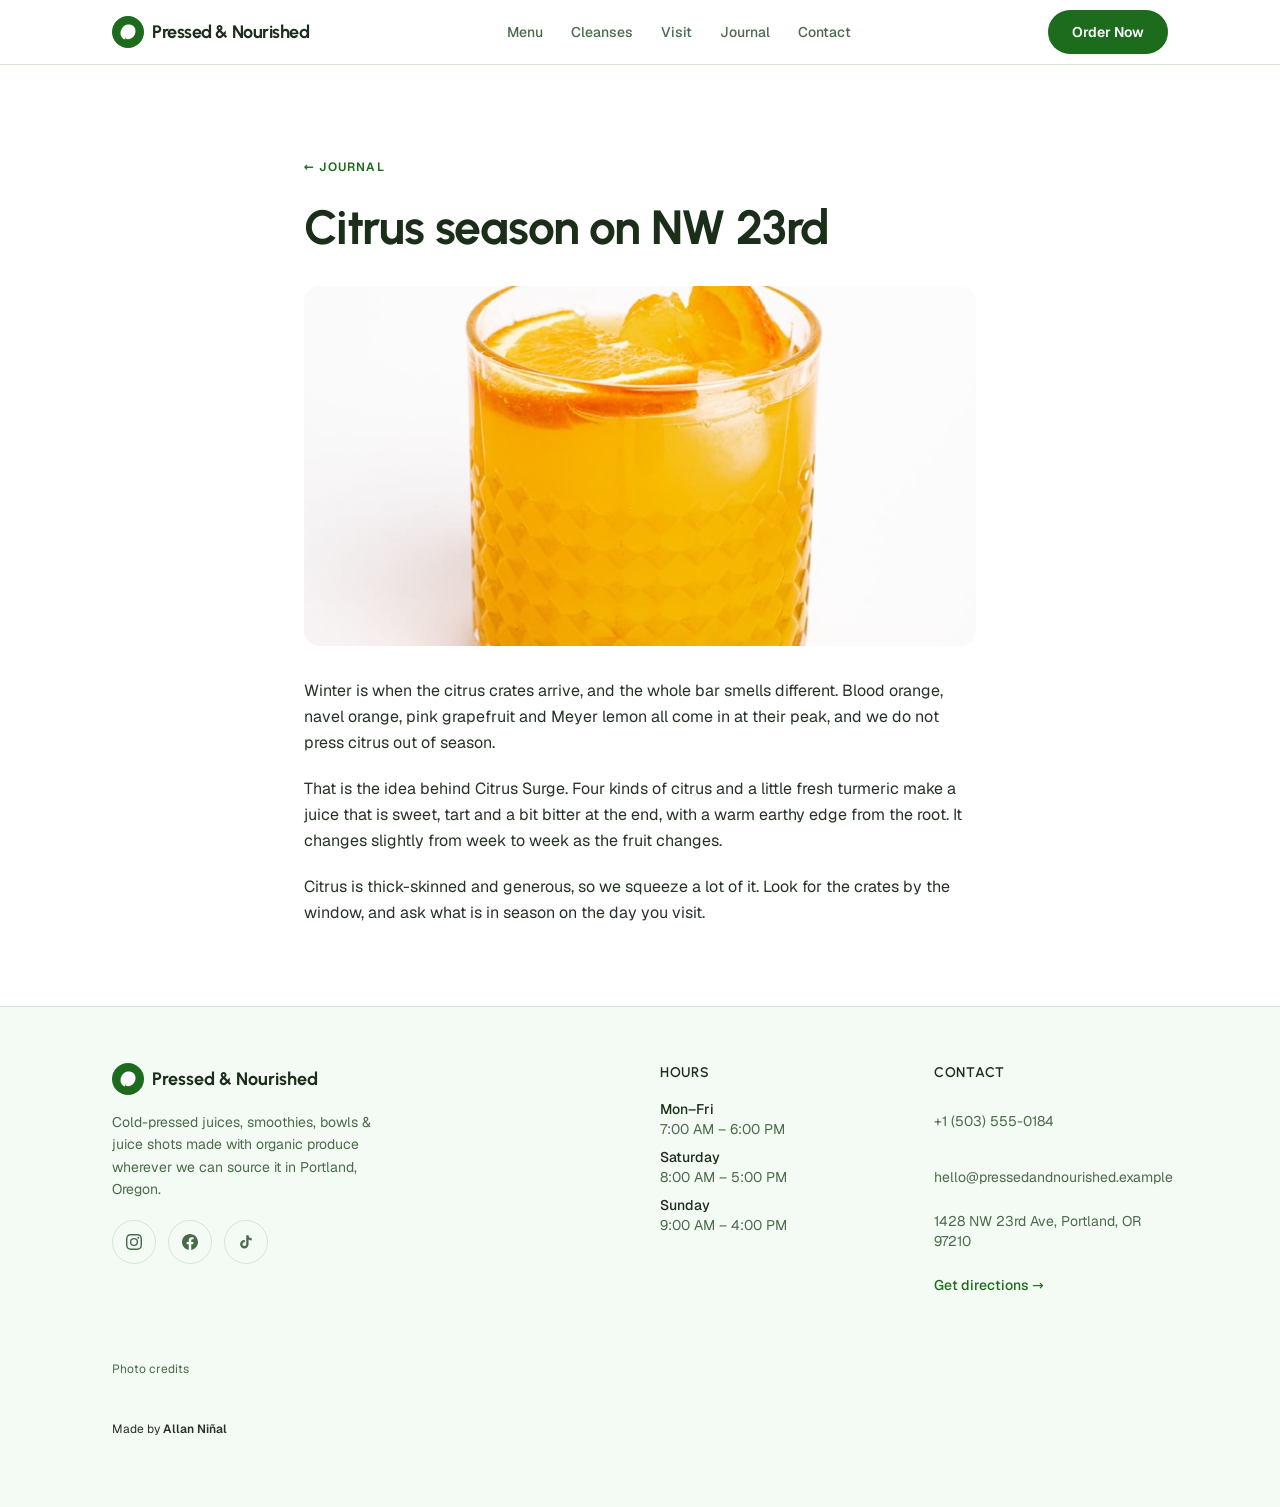
<file: journal/citrus-season/index.html>
<!DOCTYPE html><html lang="en" class="scroll-smooth"> <head><meta charset="utf-8"><meta name="viewport" content="width=device-width, initial-scale=1, viewport-fit=cover"><meta name="theme-color" content="#1D6B1D"><meta name="color-scheme" content="light"><title>Citrus season on NW 23rd — Pressed &amp; Nourished</title><meta name="description" content="Blood oranges, navels, pink grapefruit and Meyer lemons only come around once a year, and we only press them while they do."><link rel="canonical" href="https://example.com/journal/citrus-season/"><meta name="robots" content="index, follow"><meta name="author" content="Pressed &#38; Nourished"><!-- Open Graph --><meta property="og:title" content="Citrus season on NW 23rd — Pressed &#38; Nourished"><meta property="og:description" content="Blood oranges, navels, pink grapefruit and Meyer lemons only come around once a year, and we only press them while they do."><meta property="og:url" content="https://example.com/journal/citrus-season/"><meta property="og:type" content="website"><meta property="og:site_name" content="Pressed &#38; Nourished"><meta property="og:locale" content="en_US"><meta property="og:image" content="https://example.com/og-image.png"><meta property="og:image:type" content="image/png"><meta property="og:image:width" content="1200"><meta property="og:image:height" content="630"><meta property="og:image:alt" content="Pressed &#38; Nourished — Cold-Pressed Juice Bar, Portland OR"><!-- Twitter / X --><meta name="twitter:card" content="summary_large_image"><meta name="twitter:site" content="@example"><meta name="twitter:creator" content="@example"><meta name="twitter:title" content="Citrus season on NW 23rd — Pressed &#38; Nourished"><meta name="twitter:description" content="Blood oranges, navels, pink grapefruit and Meyer lemons only come around once a year, and we only press them while they do."><meta name="twitter:image" content="https://example.com/og-image.png"><link rel="icon" href="../../favicon.svg" type="image/svg+xml"><link rel="apple-touch-icon" href="../../favicon.svg"><script type="application/ld+json">{"@context":"https://schema.org","@type":["FoodEstablishment","LocalBusiness"],"name":"Pressed & Nourished","description":"Portland's cold-pressed juice bar. Small-batch juices, smoothies, açaí bowls, juice shots and cleanses, organic where we can source it, made daily on NW 23rd.","url":"https://example.com/","telephone":"+1 (503) 555-0184","email":"hello@pressedandnourished.example","address":{"@type":"PostalAddress","streetAddress":"1428 NW 23rd Ave","addressLocality":"Portland","addressRegion":"OR","postalCode":"97210","addressCountry":"US"},"geo":{"@type":"GeoCoordinates","latitude":45.5302,"longitude":-122.6975},"servesCuisine":["Juice","Smoothies","Açaí Bowls"],"priceRange":"$","openingHoursSpecification":[{"@type":"OpeningHoursSpecification","dayOfWeek":["Monday","Tuesday","Wednesday","Thursday","Friday"],"opens":"07:00","closes":"18:00"},{"@type":"OpeningHoursSpecification","dayOfWeek":"Saturday","opens":"08:00","closes":"17:00"},{"@type":"OpeningHoursSpecification","dayOfWeek":"Sunday","opens":"09:00","closes":"16:00"}],"sameAs":["https://instagram.com/pressednourished","https://facebook.com/pressednourished","https://tiktok.com/@pressednourished"],"hasMenu":"https://example.com/#menu","foundingDate":"2019","image":"https://example.com/og-image.png"}</script><script type="application/ld+json">{"@context":"https://schema.org","@type":"Person","name":"Pressed & Nourished","url":"#","sameAs":["#","#","#"]}</script><script type="application/ld+json">{"@context":"https://schema.org","@type":"BreadcrumbList","itemListElement":[{"@type":"ListItem","position":1,"name":"Home","item":"https://example.com/"},{"@type":"ListItem","position":2,"name":"Journal","item":"https://example.com/journal/"},{"@type":"ListItem","position":3,"name":"Citrus season on NW 23rd","item":"https://example.com/journal/citrus-season/"}]}</script><link rel="stylesheet" href="../../assets/index.DZpZyT3J.css"></head> <body class="min-h-screen flex flex-col antialiased"> <header style="background-color: var(--color-bg); border-bottom: 1px solid var(--color-border);" class="sticky top-0 z-50" data-astro-cid-ctg3m53h> <div class="container-x" data-astro-cid-ctg3m53h> <div class="flex items-center justify-between h-16" data-astro-cid-ctg3m53h> <!-- Logo / brand --> <a href="../../index.html" class="flex items-center gap-2 focus-visible:outline-none focus-visible:ring-2 focus-visible:ring-offset-2" style="--tw-ring-color: var(--color-accent);" aria-label="Pressed &#38; Nourished home" data-astro-cid-ctg3m53h> <!-- Leaf icon SVG --> <span aria-hidden="true" style="display:inline-flex;align-items:center;justify-content:center;width:32px;height:32px;background-color:var(--color-accent);border-radius:50%;" data-astro-cid-ctg3m53h> <svg width="18" height="18" viewBox="0 0 24 24" fill="none" aria-hidden="true" data-astro-cid-ctg3m53h> <path d="M12 2C6.5 2 2 8 2 14c0 4 2.5 7 6 8 .5-3 2-5 4-6-2 1-3 3-3 5 1 .3 2 .5 3 .5 5.5 0 10-5 10-11S17.5 2 12 2z" fill="white" data-astro-cid-ctg3m53h></path> </svg> </span> <span class="font-display font-bold text-lg tracking-tight" style="color:var(--color-text);" data-astro-cid-ctg3m53h>Pressed &amp; Nourished</span> </a> <!-- Desktop nav --> <nav aria-label="Primary navigation" class="hidden lg:flex items-center gap-1" data-astro-cid-ctg3m53h> <a href="../../menu/index.html" class="nav-link px-3" data-astro-cid-ctg3m53h>Menu</a><a href="../../index.html#cleanse" class="nav-link px-3" data-astro-cid-ctg3m53h>Cleanses</a><a href="../../index.html#location" class="nav-link px-3" data-astro-cid-ctg3m53h>Visit</a><a href="../index.html" class="nav-link px-3" data-astro-cid-ctg3m53h>Journal</a><a href="../../contact/index.html" class="nav-link px-3" data-astro-cid-ctg3m53h>Contact</a> </nav> <!-- CTA --> <a href="../../index.html#order" class="btn-primary hidden lg:inline-flex" data-astro-cid-ctg3m53h>Order Now</a> <!-- Phone: menu and order button (no JavaScript) --> <div class="lg:hidden flex items-center gap-2" data-astro-cid-ctg3m53h> <details class="mobile-menu" data-astro-cid-ctg3m53h> <summary aria-label="Menu" data-astro-cid-ctg3m53h>Menu</summary> <nav aria-label="Mobile navigation" data-astro-cid-ctg3m53h> <a href="../../menu/index.html" data-astro-cid-ctg3m53h>Menu</a><a href="../../index.html#cleanse" data-astro-cid-ctg3m53h>Cleanses</a><a href="../../index.html#location" data-astro-cid-ctg3m53h>Visit</a><a href="../index.html" data-astro-cid-ctg3m53h>Journal</a><a href="../../contact/index.html" data-astro-cid-ctg3m53h>Contact</a> </nav> </details> <a href="../../index.html#order" class="btn-primary text-sm whitespace-nowrap" data-astro-cid-ctg3m53h>Order</a> </div> </div> </div> </header>  <main class="flex-1" id="main-content">  <article class="container-x py-16 md:py-20" aria-labelledby="post-heading"> <div class="max-w-2xl mx-auto"> <p class="eyebrow mb-3"><a href="../index.html" style="color: inherit; display: inline-block; min-height: 44px; line-height: 44px;">&larr; Journal</a></p> <h1 id="post-heading" class="font-display" style="font-size: clamp(2rem, 5vw, 3rem); line-height: 1.1; color: var(--color-text);">Citrus season on NW 23rd</h1> <img src="../../images/gallery/citrus.jpg" alt="Hands holding a vibrant orange citrus surge juice against a white wall, glistening condensation on the glass" width="1000" height="1000" decoding="async" class="w-full object-cover mt-8 rounded-2xl" style="max-height: 360px;"> <div class="mt-8 grid gap-5"> <p class="text-base leading-relaxed" style="color: var(--color-text-body);">Winter is when the citrus crates arrive, and the whole bar smells different. Blood orange, navel orange, pink grapefruit and Meyer lemon all come in at their peak, and we do not press citrus out of season.</p><p class="text-base leading-relaxed" style="color: var(--color-text-body);">That is the idea behind Citrus Surge. Four kinds of citrus and a little fresh turmeric make a juice that is sweet, tart and a bit bitter at the end, with a warm earthy edge from the root. It changes slightly from week to week as the fruit changes.</p><p class="text-base leading-relaxed" style="color: var(--color-text-body);">Citrus is thick-skinned and generous, so we squeeze a lot of it. Look for the crates by the window, and ask what is in season on the day you visit.</p> </div> </div> </article>  </main> <footer style="background-color:var(--color-surface-2);border-top:1px solid var(--color-border);" class="mt-auto" data-astro-cid-gcn2mc3v> <div class="container-x py-14" data-astro-cid-gcn2mc3v> <div class="grid grid-cols-1 md:grid-cols-4 gap-10" data-astro-cid-gcn2mc3v> <!-- Brand --> <div class="md:col-span-2" data-astro-cid-gcn2mc3v> <div class="flex items-center gap-2 mb-4" data-astro-cid-gcn2mc3v> <span aria-hidden="true" style="display:inline-flex;align-items:center;justify-content:center;width:32px;height:32px;background-color:var(--color-accent);border-radius:50%;" data-astro-cid-gcn2mc3v> <svg width="18" height="18" viewBox="0 0 24 24" fill="none" aria-hidden="true" data-astro-cid-gcn2mc3v> <path d="M12 2C6.5 2 2 8 2 14c0 4 2.5 7 6 8 .5-3 2-5 4-6-2 1-3 3-3 5 1 .3 2 .5 3 .5 5.5 0 10-5 10-11S17.5 2 12 2z" fill="white" data-astro-cid-gcn2mc3v></path> </svg> </span> <span class="font-display font-bold text-lg" style="color:var(--color-text);" data-astro-cid-gcn2mc3v>Pressed &amp; Nourished</span> </div> <p class="text-sm mb-5" style="color:var(--color-text-muted);max-width:280px;line-height:1.6;" data-astro-cid-gcn2mc3v>
Cold-pressed juices, smoothies, bowls & juice shots made with organic produce wherever we can source it in Portland, Oregon.
</p> <!-- Social --> <div class="flex gap-3" data-astro-cid-gcn2mc3v> <a href="https://instagram.com/pressednourished" target="_blank" rel="noopener noreferrer" class="inline-flex items-center justify-center rounded-full border p-2" style="border-color:var(--color-border);color:var(--color-text-muted);min-height:44px;min-width:44px;" aria-label="Instagram" data-astro-cid-gcn2mc3v> <svg width="16" height="16" viewBox="0 0 24 24" fill="currentColor" aria-hidden="true" data-astro-cid-gcn2mc3v><path d="M12 2.163c3.204 0 3.584.012 4.85.07 3.252.148 4.771 1.691 4.919 4.919.058 1.265.069 1.645.069 4.849 0 3.205-.012 3.584-.069 4.849-.149 3.225-1.664 4.771-4.919 4.919-1.266.058-1.644.07-4.85.07-3.204 0-3.584-.012-4.849-.07-3.26-.149-4.771-1.699-4.919-4.92-.058-1.265-.07-1.644-.07-4.849 0-3.204.013-3.583.07-4.849.149-3.227 1.664-4.771 4.919-4.919 1.266-.057 1.645-.069 4.849-.069zM12 0C8.741 0 8.333.014 7.053.072 2.695.272.273 2.69.073 7.052.014 8.333 0 8.741 0 12c0 3.259.014 3.668.072 4.948.2 4.358 2.618 6.78 6.98 6.98C8.333 23.986 8.741 24 12 24c3.259 0 3.668-.014 4.948-.072 4.354-.2 6.782-2.618 6.979-6.98.059-1.28.073-1.689.073-4.948 0-3.259-.014-3.667-.072-4.947-.196-4.354-2.617-6.78-6.979-6.98C15.668.014 15.259 0 12 0zm0 5.838a6.162 6.162 0 100 12.324 6.162 6.162 0 000-12.324zM12 16a4 4 0 110-8 4 4 0 010 8zm6.406-11.845a1.44 1.44 0 100 2.881 1.44 1.44 0 000-2.881z" data-astro-cid-gcn2mc3v></path></svg> </a> <a href="https://facebook.com/pressednourished" target="_blank" rel="noopener noreferrer" class="inline-flex items-center justify-center rounded-full border p-2" style="border-color:var(--color-border);color:var(--color-text-muted);min-height:44px;min-width:44px;" aria-label="Facebook" data-astro-cid-gcn2mc3v> <svg width="16" height="16" viewBox="0 0 24 24" fill="currentColor" aria-hidden="true" data-astro-cid-gcn2mc3v><path d="M24 12.073c0-6.627-5.373-12-12-12s-12 5.373-12 12c0 5.99 4.388 10.954 10.125 11.854v-8.385H7.078v-3.47h3.047V9.43c0-3.007 1.792-4.669 4.533-4.669 1.312 0 2.686.235 2.686.235v2.953H15.83c-1.491 0-1.956.925-1.956 1.874v2.25h3.328l-.532 3.47h-2.796v8.385C19.612 23.027 24 18.062 24 12.073z" data-astro-cid-gcn2mc3v></path></svg> </a> <a href="https://tiktok.com/@pressednourished" target="_blank" rel="noopener noreferrer" class="inline-flex items-center justify-center rounded-full border p-2" style="border-color:var(--color-border);color:var(--color-text-muted);min-height:44px;min-width:44px;" aria-label="TikTok" data-astro-cid-gcn2mc3v> <svg width="16" height="16" viewBox="0 0 24 24" fill="currentColor" aria-hidden="true" data-astro-cid-gcn2mc3v><path d="M19.59 6.69a4.83 4.83 0 01-3.77-4.25V2h-3.45v13.67a2.89 2.89 0 01-2.88 2.5 2.89 2.89 0 01-2.89-2.89 2.89 2.89 0 012.89-2.89c.28 0 .54.04.79.1V9.01a6.27 6.27 0 00-.79-.05 6.34 6.34 0 00-6.34 6.34 6.34 6.34 0 006.34 6.34 6.34 6.34 0 006.33-6.34v-7a8.16 8.16 0 004.77 1.52v-3.4a4.85 4.85 0 01-1-.73z" data-astro-cid-gcn2mc3v></path></svg> </a> </div> </div> <!-- Hours --> <div data-astro-cid-gcn2mc3v> <h2 class="font-display font-semibold text-sm uppercase tracking-wider mb-4" style="color:var(--color-text);" data-astro-cid-gcn2mc3v>Hours</h2> <ul class="space-y-2" data-astro-cid-gcn2mc3v> <li class="text-sm" style="color:var(--color-text-muted);" data-astro-cid-gcn2mc3v> <span class="font-medium" style="color:var(--color-text);" data-astro-cid-gcn2mc3v>Mon–Fri</span><br data-astro-cid-gcn2mc3v> 7:00 AM – 6:00 PM </li><li class="text-sm" style="color:var(--color-text-muted);" data-astro-cid-gcn2mc3v> <span class="font-medium" style="color:var(--color-text);" data-astro-cid-gcn2mc3v>Saturday</span><br data-astro-cid-gcn2mc3v> 8:00 AM – 5:00 PM </li><li class="text-sm" style="color:var(--color-text-muted);" data-astro-cid-gcn2mc3v> <span class="font-medium" style="color:var(--color-text);" data-astro-cid-gcn2mc3v>Sunday</span><br data-astro-cid-gcn2mc3v> 9:00 AM – 4:00 PM </li> </ul> </div> <!-- Contact --> <div data-astro-cid-gcn2mc3v> <h2 class="font-display font-semibold text-sm uppercase tracking-wider mb-4" style="color:var(--color-text);" data-astro-cid-gcn2mc3v>Contact</h2> <ul class="space-y-3" data-astro-cid-gcn2mc3v> <li data-astro-cid-gcn2mc3v> <a href="tel:+1 (503) 555-0184" class="text-sm hover:underline" style="color:var(--color-text-muted);display:inline-flex;align-items:center;min-height:44px;" data-astro-cid-gcn2mc3v>+1 (503) 555-0184</a> </li> <li data-astro-cid-gcn2mc3v> <a href="mailto:hello@pressedandnourished.example" class="text-sm hover:underline" style="color:var(--color-text-muted);display:inline-flex;align-items:center;min-height:44px;" data-astro-cid-gcn2mc3v>hello@pressedandnourished.example</a> </li> <li class="text-sm" style="color:var(--color-text-muted);" data-astro-cid-gcn2mc3v>1428 NW 23rd Ave, Portland, OR 97210</li> <li data-astro-cid-gcn2mc3v> <a href="https://maps.google.com/?q=1428+NW+23rd+Ave+Portland+OR" target="_blank" rel="noopener noreferrer" class="text-sm font-medium hover:underline" style="color:var(--color-accent);display:inline-flex;align-items:center;min-height:44px;" data-astro-cid-gcn2mc3v>
Get directions &rarr;
</a> </li> </ul> </div> </div> <!-- Photo credits. Required while you use the demo photos (Unsplash asks for
         the photographer and a link). Delete this whole <details> block once you
         have replaced the photos with your own. --> <details class="mt-10 text-xs" style="color:var(--color-text-muted);" data-photo-credits data-astro-cid-gcn2mc3v> <summary style="cursor:pointer;min-height:44px;display:flex;align-items:center;" data-astro-cid-gcn2mc3v>Photo credits</summary> <p class="mt-2" data-astro-cid-gcn2mc3v>
Demo photographs from <a href="https://unsplash.com/?utm_source=allanninal_dev&utm_medium=referral" style="color:var(--color-text);text-decoration:underline;" data-astro-cid-gcn2mc3v>Unsplash</a>. Replace them, and these credits, with your own before launch.
</p> <ul class="mt-2 space-y-1" data-astro-cid-gcn2mc3v> <li data-astro-cid-gcn2mc3v>Juice bar hero: Photo by <a href="https://unsplash.com/@alexlvrs?utm_source=allanninal_dev&utm_medium=referral" style="color:var(--color-text);text-decoration:underline;" data-astro-cid-gcn2mc3v>Alex Lvrs</a> on <a href="https://unsplash.com/photos/WaUDrRuxYWk?utm_source=allanninal_dev&utm_medium=referral" style="color:var(--color-text);text-decoration:underline;" data-astro-cid-gcn2mc3v>Unsplash</a></li><li data-astro-cid-gcn2mc3v>Fresh juice in glass jars: Photo by <a href="https://unsplash.com/@trayantula?utm_source=allanninal_dev&utm_medium=referral" style="color:var(--color-text);text-decoration:underline;" data-astro-cid-gcn2mc3v>Trayan</a> on <a href="https://unsplash.com/photos/clear-glass-jar-lot-with-straw-0PqRgaWP9eA?utm_source=allanninal_dev&utm_medium=referral" style="color:var(--color-text);text-decoration:underline;" data-astro-cid-gcn2mc3v>Unsplash</a></li><li data-astro-cid-gcn2mc3v>Citrus Surge: Photo by <a href="https://unsplash.com/@anetvob?utm_source=allanninal_dev&utm_medium=referral" style="color:var(--color-text);text-decoration:underline;" data-astro-cid-gcn2mc3v>Aneta Voborilova</a> on <a href="https://unsplash.com/photos/gEkTo1Oi78A?utm_source=allanninal_dev&utm_medium=referral" style="color:var(--color-text);text-decoration:underline;" data-astro-cid-gcn2mc3v>Unsplash</a></li><li data-astro-cid-gcn2mc3v>Açaí Classic: Photo by <a href="https://unsplash.com/@sarayra?utm_source=allanninal_dev&utm_medium=referral" style="color:var(--color-text);text-decoration:underline;" data-astro-cid-gcn2mc3v>Abdelrahman Sarayreh</a> on <a href="https://unsplash.com/photos/AqlcqCzF3aQ?utm_source=allanninal_dev&utm_medium=referral" style="color:var(--color-text);text-decoration:underline;" data-astro-cid-gcn2mc3v>Unsplash</a></li><li data-astro-cid-gcn2mc3v>Our ingredients: Photo by <a href="https://unsplash.com/@milada_vigerova?utm_source=allanninal_dev&utm_medium=referral" style="color:var(--color-text);text-decoration:underline;" data-astro-cid-gcn2mc3v>Milada Vigerova</a> on <a href="https://unsplash.com/photos/0p1iYK3ep-I?utm_source=allanninal_dev&utm_medium=referral" style="color:var(--color-text);text-decoration:underline;" data-astro-cid-gcn2mc3v>Unsplash</a></li><li data-astro-cid-gcn2mc3v>A smoothie with blood orange slices: Photo by <a href="https://unsplash.com/@caroline_ross?utm_source=allanninal_dev&utm_medium=referral" style="color:var(--color-text);text-decoration:underline;" data-astro-cid-gcn2mc3v>Caroline Ross</a> on <a href="https://unsplash.com/photos/a-glass-of-blood-orange-juice-surrounded-by-sliced-blood-oranges-JOndgOgu1zQ?utm_source=allanninal_dev&utm_medium=referral" style="color:var(--color-text);text-decoration:underline;" data-astro-cid-gcn2mc3v>Unsplash</a></li><li data-astro-cid-gcn2mc3v>NW 23rd Ave: Photo by <a href="https://unsplash.com/@dokae?utm_source=allanninal_dev&utm_medium=referral" style="color:var(--color-text);text-decoration:underline;" data-astro-cid-gcn2mc3v>PJH</a> on <a href="https://unsplash.com/photos/20cVqaOk4Yo?utm_source=allanninal_dev&utm_medium=referral" style="color:var(--color-text);text-decoration:underline;" data-astro-cid-gcn2mc3v>Unsplash</a></li> </ul> </details>  <p class="maker-credit" data-maker-credit="1" data-astro-cid-gcn2mc3v>Made by <a style="display:inline-flex;align-items:center;min-height:44px;" href="https://www.linkedin.com/in/allanninal/" data-maker-credit="1" target="_blank" rel="noopener noreferrer" data-astro-cid-gcn2mc3v>Allan Ni&ntilde;al</a></p> </div> </footer>   </body></html>
</file>
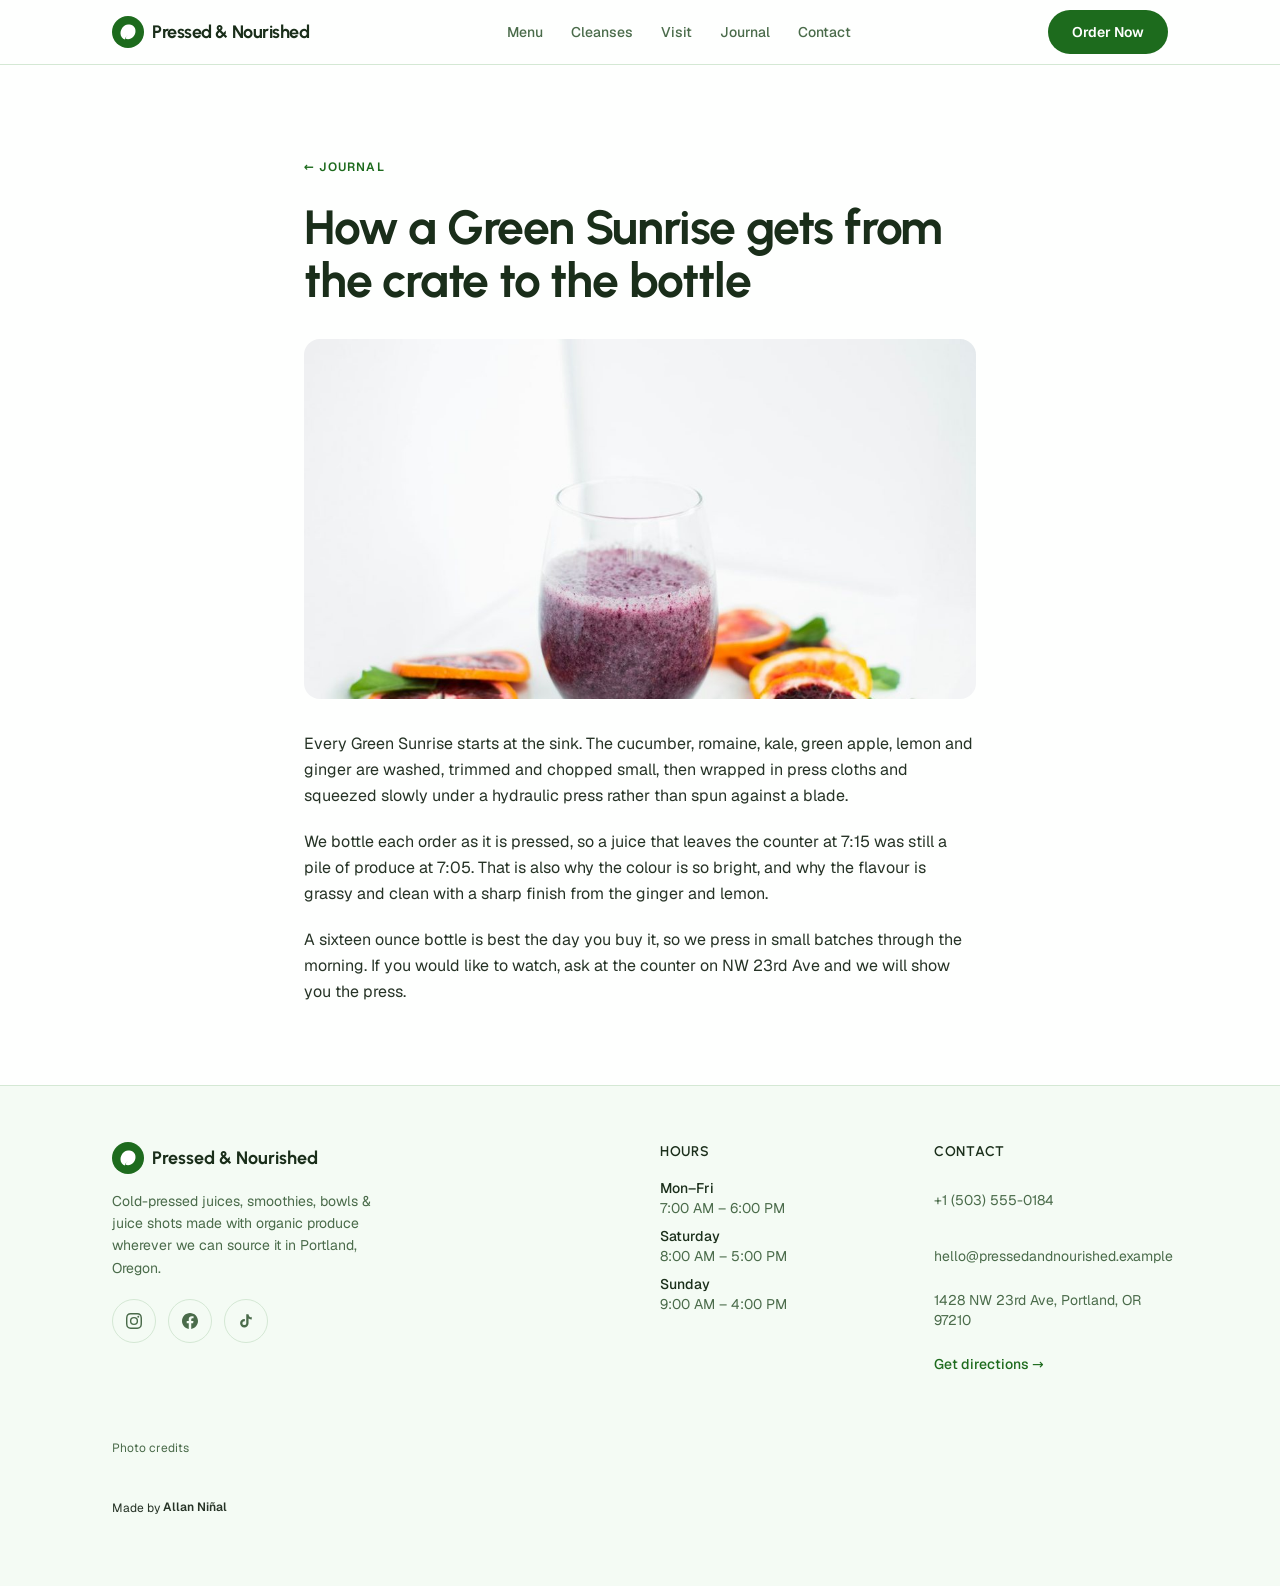
<file: journal/how-a-green-sunrise-is-pressed/index.html>
<!DOCTYPE html><html lang="en" class="scroll-smooth"> <head><meta charset="utf-8"><meta name="viewport" content="width=device-width, initial-scale=1, viewport-fit=cover"><meta name="theme-color" content="#1D6B1D"><meta name="color-scheme" content="light"><title>How a Green Sunrise gets from the crate to the bottle — Pressed &amp; Nourished</title><meta name="description" content="Cucumber, romaine, kale, green apple, lemon and ginger. Here is what happens in the minutes between washing and bottling."><link rel="canonical" href="https://example.com/journal/how-a-green-sunrise-is-pressed/"><meta name="robots" content="index, follow"><meta name="author" content="Pressed &#38; Nourished"><!-- Open Graph --><meta property="og:title" content="How a Green Sunrise gets from the crate to the bottle — Pressed &#38; Nourished"><meta property="og:description" content="Cucumber, romaine, kale, green apple, lemon and ginger. Here is what happens in the minutes between washing and bottling."><meta property="og:url" content="https://example.com/journal/how-a-green-sunrise-is-pressed/"><meta property="og:type" content="website"><meta property="og:site_name" content="Pressed &#38; Nourished"><meta property="og:locale" content="en_US"><meta property="og:image" content="https://example.com/og-image.png"><meta property="og:image:type" content="image/png"><meta property="og:image:width" content="1200"><meta property="og:image:height" content="630"><meta property="og:image:alt" content="Pressed &#38; Nourished — Cold-Pressed Juice Bar, Portland OR"><!-- Twitter / X --><meta name="twitter:card" content="summary_large_image"><meta name="twitter:site" content="@example"><meta name="twitter:creator" content="@example"><meta name="twitter:title" content="How a Green Sunrise gets from the crate to the bottle — Pressed &#38; Nourished"><meta name="twitter:description" content="Cucumber, romaine, kale, green apple, lemon and ginger. Here is what happens in the minutes between washing and bottling."><meta name="twitter:image" content="https://example.com/og-image.png"><link rel="icon" href="../../favicon.svg" type="image/svg+xml"><link rel="apple-touch-icon" href="../../favicon.svg"><script type="application/ld+json">{"@context":"https://schema.org","@type":["FoodEstablishment","LocalBusiness"],"name":"Pressed & Nourished","description":"Portland's cold-pressed juice bar. Small-batch juices, smoothies, açaí bowls, juice shots and cleanses, organic where we can source it, made daily on NW 23rd.","url":"https://example.com/","telephone":"+1 (503) 555-0184","email":"hello@pressedandnourished.example","address":{"@type":"PostalAddress","streetAddress":"1428 NW 23rd Ave","addressLocality":"Portland","addressRegion":"OR","postalCode":"97210","addressCountry":"US"},"geo":{"@type":"GeoCoordinates","latitude":45.5302,"longitude":-122.6975},"servesCuisine":["Juice","Smoothies","Açaí Bowls"],"priceRange":"$","openingHoursSpecification":[{"@type":"OpeningHoursSpecification","dayOfWeek":["Monday","Tuesday","Wednesday","Thursday","Friday"],"opens":"07:00","closes":"18:00"},{"@type":"OpeningHoursSpecification","dayOfWeek":"Saturday","opens":"08:00","closes":"17:00"},{"@type":"OpeningHoursSpecification","dayOfWeek":"Sunday","opens":"09:00","closes":"16:00"}],"sameAs":["https://instagram.com/pressednourished","https://facebook.com/pressednourished","https://tiktok.com/@pressednourished"],"hasMenu":"https://example.com/#menu","foundingDate":"2019","image":"https://example.com/og-image.png"}</script><script type="application/ld+json">{"@context":"https://schema.org","@type":"Person","name":"Pressed & Nourished","url":"#","sameAs":["#","#","#"]}</script><script type="application/ld+json">{"@context":"https://schema.org","@type":"BreadcrumbList","itemListElement":[{"@type":"ListItem","position":1,"name":"Home","item":"https://example.com/"},{"@type":"ListItem","position":2,"name":"Journal","item":"https://example.com/journal/"},{"@type":"ListItem","position":3,"name":"How a Green Sunrise gets from the crate to the bottle","item":"https://example.com/journal/how-a-green-sunrise-is-pressed/"}]}</script><link rel="stylesheet" href="../../assets/index.DZpZyT3J.css"></head> <body class="min-h-screen flex flex-col antialiased"> <header style="background-color: var(--color-bg); border-bottom: 1px solid var(--color-border);" class="sticky top-0 z-50" data-astro-cid-ctg3m53h> <div class="container-x" data-astro-cid-ctg3m53h> <div class="flex items-center justify-between h-16" data-astro-cid-ctg3m53h> <!-- Logo / brand --> <a href="../../index.html" class="flex items-center gap-2 focus-visible:outline-none focus-visible:ring-2 focus-visible:ring-offset-2" style="--tw-ring-color: var(--color-accent);" aria-label="Pressed &#38; Nourished home" data-astro-cid-ctg3m53h> <!-- Leaf icon SVG --> <span aria-hidden="true" style="display:inline-flex;align-items:center;justify-content:center;width:32px;height:32px;background-color:var(--color-accent);border-radius:50%;" data-astro-cid-ctg3m53h> <svg width="18" height="18" viewBox="0 0 24 24" fill="none" aria-hidden="true" data-astro-cid-ctg3m53h> <path d="M12 2C6.5 2 2 8 2 14c0 4 2.5 7 6 8 .5-3 2-5 4-6-2 1-3 3-3 5 1 .3 2 .5 3 .5 5.5 0 10-5 10-11S17.5 2 12 2z" fill="white" data-astro-cid-ctg3m53h></path> </svg> </span> <span class="font-display font-bold text-lg tracking-tight" style="color:var(--color-text);" data-astro-cid-ctg3m53h>Pressed &amp; Nourished</span> </a> <!-- Desktop nav --> <nav aria-label="Primary navigation" class="hidden lg:flex items-center gap-1" data-astro-cid-ctg3m53h> <a href="../../menu/index.html" class="nav-link px-3" data-astro-cid-ctg3m53h>Menu</a><a href="../../index.html#cleanse" class="nav-link px-3" data-astro-cid-ctg3m53h>Cleanses</a><a href="../../index.html#location" class="nav-link px-3" data-astro-cid-ctg3m53h>Visit</a><a href="../index.html" class="nav-link px-3" data-astro-cid-ctg3m53h>Journal</a><a href="../../contact/index.html" class="nav-link px-3" data-astro-cid-ctg3m53h>Contact</a> </nav> <!-- CTA --> <a href="../../index.html#order" class="btn-primary hidden lg:inline-flex" data-astro-cid-ctg3m53h>Order Now</a> <!-- Phone: menu and order button (no JavaScript) --> <div class="lg:hidden flex items-center gap-2" data-astro-cid-ctg3m53h> <details class="mobile-menu" data-astro-cid-ctg3m53h> <summary aria-label="Menu" data-astro-cid-ctg3m53h>Menu</summary> <nav aria-label="Mobile navigation" data-astro-cid-ctg3m53h> <a href="../../menu/index.html" data-astro-cid-ctg3m53h>Menu</a><a href="../../index.html#cleanse" data-astro-cid-ctg3m53h>Cleanses</a><a href="../../index.html#location" data-astro-cid-ctg3m53h>Visit</a><a href="../index.html" data-astro-cid-ctg3m53h>Journal</a><a href="../../contact/index.html" data-astro-cid-ctg3m53h>Contact</a> </nav> </details> <a href="../../index.html#order" class="btn-primary text-sm whitespace-nowrap" data-astro-cid-ctg3m53h>Order</a> </div> </div> </div> </header>  <main class="flex-1" id="main-content">  <article class="container-x py-16 md:py-20" aria-labelledby="post-heading"> <div class="max-w-2xl mx-auto"> <p class="eyebrow mb-3"><a href="../index.html" style="color: inherit; display: inline-block; min-height: 44px; line-height: 44px;">&larr; Journal</a></p> <h1 id="post-heading" class="font-display" style="font-size: clamp(2rem, 5vw, 3rem); line-height: 1.1; color: var(--color-text);">How a Green Sunrise gets from the crate to the bottle</h1> <img src="../../images/gallery/prep.jpg" alt="A blueberry smoothie in a glass beside slices of blood orange and mint" width="1000" height="1000" decoding="async" class="w-full object-cover mt-8 rounded-2xl" style="max-height: 360px;"> <div class="mt-8 grid gap-5"> <p class="text-base leading-relaxed" style="color: var(--color-text-body);">Every Green Sunrise starts at the sink. The cucumber, romaine, kale, green apple, lemon and ginger are washed, trimmed and chopped small, then wrapped in press cloths and squeezed slowly under a hydraulic press rather than spun against a blade.</p><p class="text-base leading-relaxed" style="color: var(--color-text-body);">We bottle each order as it is pressed, so a juice that leaves the counter at 7:15 was still a pile of produce at 7:05. That is also why the colour is so bright, and why the flavour is grassy and clean with a sharp finish from the ginger and lemon.</p><p class="text-base leading-relaxed" style="color: var(--color-text-body);">A sixteen ounce bottle is best the day you buy it, so we press in small batches through the morning. If you would like to watch, ask at the counter on NW 23rd Ave and we will show you the press.</p> </div> </div> </article>  </main> <footer style="background-color:var(--color-surface-2);border-top:1px solid var(--color-border);" class="mt-auto" data-astro-cid-gcn2mc3v> <div class="container-x py-14" data-astro-cid-gcn2mc3v> <div class="grid grid-cols-1 md:grid-cols-4 gap-10" data-astro-cid-gcn2mc3v> <!-- Brand --> <div class="md:col-span-2" data-astro-cid-gcn2mc3v> <div class="flex items-center gap-2 mb-4" data-astro-cid-gcn2mc3v> <span aria-hidden="true" style="display:inline-flex;align-items:center;justify-content:center;width:32px;height:32px;background-color:var(--color-accent);border-radius:50%;" data-astro-cid-gcn2mc3v> <svg width="18" height="18" viewBox="0 0 24 24" fill="none" aria-hidden="true" data-astro-cid-gcn2mc3v> <path d="M12 2C6.5 2 2 8 2 14c0 4 2.5 7 6 8 .5-3 2-5 4-6-2 1-3 3-3 5 1 .3 2 .5 3 .5 5.5 0 10-5 10-11S17.5 2 12 2z" fill="white" data-astro-cid-gcn2mc3v></path> </svg> </span> <span class="font-display font-bold text-lg" style="color:var(--color-text);" data-astro-cid-gcn2mc3v>Pressed &amp; Nourished</span> </div> <p class="text-sm mb-5" style="color:var(--color-text-muted);max-width:280px;line-height:1.6;" data-astro-cid-gcn2mc3v>
Cold-pressed juices, smoothies, bowls & juice shots made with organic produce wherever we can source it in Portland, Oregon.
</p> <!-- Social --> <div class="flex gap-3" data-astro-cid-gcn2mc3v> <a href="https://instagram.com/pressednourished" target="_blank" rel="noopener noreferrer" class="inline-flex items-center justify-center rounded-full border p-2" style="border-color:var(--color-border);color:var(--color-text-muted);min-height:44px;min-width:44px;" aria-label="Instagram" data-astro-cid-gcn2mc3v> <svg width="16" height="16" viewBox="0 0 24 24" fill="currentColor" aria-hidden="true" data-astro-cid-gcn2mc3v><path d="M12 2.163c3.204 0 3.584.012 4.85.07 3.252.148 4.771 1.691 4.919 4.919.058 1.265.069 1.645.069 4.849 0 3.205-.012 3.584-.069 4.849-.149 3.225-1.664 4.771-4.919 4.919-1.266.058-1.644.07-4.85.07-3.204 0-3.584-.012-4.849-.07-3.26-.149-4.771-1.699-4.919-4.92-.058-1.265-.07-1.644-.07-4.849 0-3.204.013-3.583.07-4.849.149-3.227 1.664-4.771 4.919-4.919 1.266-.057 1.645-.069 4.849-.069zM12 0C8.741 0 8.333.014 7.053.072 2.695.272.273 2.69.073 7.052.014 8.333 0 8.741 0 12c0 3.259.014 3.668.072 4.948.2 4.358 2.618 6.78 6.98 6.98C8.333 23.986 8.741 24 12 24c3.259 0 3.668-.014 4.948-.072 4.354-.2 6.782-2.618 6.979-6.98.059-1.28.073-1.689.073-4.948 0-3.259-.014-3.667-.072-4.947-.196-4.354-2.617-6.78-6.979-6.98C15.668.014 15.259 0 12 0zm0 5.838a6.162 6.162 0 100 12.324 6.162 6.162 0 000-12.324zM12 16a4 4 0 110-8 4 4 0 010 8zm6.406-11.845a1.44 1.44 0 100 2.881 1.44 1.44 0 000-2.881z" data-astro-cid-gcn2mc3v></path></svg> </a> <a href="https://facebook.com/pressednourished" target="_blank" rel="noopener noreferrer" class="inline-flex items-center justify-center rounded-full border p-2" style="border-color:var(--color-border);color:var(--color-text-muted);min-height:44px;min-width:44px;" aria-label="Facebook" data-astro-cid-gcn2mc3v> <svg width="16" height="16" viewBox="0 0 24 24" fill="currentColor" aria-hidden="true" data-astro-cid-gcn2mc3v><path d="M24 12.073c0-6.627-5.373-12-12-12s-12 5.373-12 12c0 5.99 4.388 10.954 10.125 11.854v-8.385H7.078v-3.47h3.047V9.43c0-3.007 1.792-4.669 4.533-4.669 1.312 0 2.686.235 2.686.235v2.953H15.83c-1.491 0-1.956.925-1.956 1.874v2.25h3.328l-.532 3.47h-2.796v8.385C19.612 23.027 24 18.062 24 12.073z" data-astro-cid-gcn2mc3v></path></svg> </a> <a href="https://tiktok.com/@pressednourished" target="_blank" rel="noopener noreferrer" class="inline-flex items-center justify-center rounded-full border p-2" style="border-color:var(--color-border);color:var(--color-text-muted);min-height:44px;min-width:44px;" aria-label="TikTok" data-astro-cid-gcn2mc3v> <svg width="16" height="16" viewBox="0 0 24 24" fill="currentColor" aria-hidden="true" data-astro-cid-gcn2mc3v><path d="M19.59 6.69a4.83 4.83 0 01-3.77-4.25V2h-3.45v13.67a2.89 2.89 0 01-2.88 2.5 2.89 2.89 0 01-2.89-2.89 2.89 2.89 0 012.89-2.89c.28 0 .54.04.79.1V9.01a6.27 6.27 0 00-.79-.05 6.34 6.34 0 00-6.34 6.34 6.34 6.34 0 006.34 6.34 6.34 6.34 0 006.33-6.34v-7a8.16 8.16 0 004.77 1.52v-3.4a4.85 4.85 0 01-1-.73z" data-astro-cid-gcn2mc3v></path></svg> </a> </div> </div> <!-- Hours --> <div data-astro-cid-gcn2mc3v> <h2 class="font-display font-semibold text-sm uppercase tracking-wider mb-4" style="color:var(--color-text);" data-astro-cid-gcn2mc3v>Hours</h2> <ul class="space-y-2" data-astro-cid-gcn2mc3v> <li class="text-sm" style="color:var(--color-text-muted);" data-astro-cid-gcn2mc3v> <span class="font-medium" style="color:var(--color-text);" data-astro-cid-gcn2mc3v>Mon–Fri</span><br data-astro-cid-gcn2mc3v> 7:00 AM – 6:00 PM </li><li class="text-sm" style="color:var(--color-text-muted);" data-astro-cid-gcn2mc3v> <span class="font-medium" style="color:var(--color-text);" data-astro-cid-gcn2mc3v>Saturday</span><br data-astro-cid-gcn2mc3v> 8:00 AM – 5:00 PM </li><li class="text-sm" style="color:var(--color-text-muted);" data-astro-cid-gcn2mc3v> <span class="font-medium" style="color:var(--color-text);" data-astro-cid-gcn2mc3v>Sunday</span><br data-astro-cid-gcn2mc3v> 9:00 AM – 4:00 PM </li> </ul> </div> <!-- Contact --> <div data-astro-cid-gcn2mc3v> <h2 class="font-display font-semibold text-sm uppercase tracking-wider mb-4" style="color:var(--color-text);" data-astro-cid-gcn2mc3v>Contact</h2> <ul class="space-y-3" data-astro-cid-gcn2mc3v> <li data-astro-cid-gcn2mc3v> <a href="tel:+1 (503) 555-0184" class="text-sm hover:underline" style="color:var(--color-text-muted);display:inline-flex;align-items:center;min-height:44px;" data-astro-cid-gcn2mc3v>+1 (503) 555-0184</a> </li> <li data-astro-cid-gcn2mc3v> <a href="mailto:hello@pressedandnourished.example" class="text-sm hover:underline" style="color:var(--color-text-muted);display:inline-flex;align-items:center;min-height:44px;" data-astro-cid-gcn2mc3v>hello@pressedandnourished.example</a> </li> <li class="text-sm" style="color:var(--color-text-muted);" data-astro-cid-gcn2mc3v>1428 NW 23rd Ave, Portland, OR 97210</li> <li data-astro-cid-gcn2mc3v> <a href="https://maps.google.com/?q=1428+NW+23rd+Ave+Portland+OR" target="_blank" rel="noopener noreferrer" class="text-sm font-medium hover:underline" style="color:var(--color-accent);display:inline-flex;align-items:center;min-height:44px;" data-astro-cid-gcn2mc3v>
Get directions &rarr;
</a> </li> </ul> </div> </div> <!-- Photo credits. Required while you use the demo photos (Unsplash asks for
         the photographer and a link). Delete this whole <details> block once you
         have replaced the photos with your own. --> <details class="mt-10 text-xs" style="color:var(--color-text-muted);" data-photo-credits data-astro-cid-gcn2mc3v> <summary style="cursor:pointer;min-height:44px;display:flex;align-items:center;" data-astro-cid-gcn2mc3v>Photo credits</summary> <p class="mt-2" data-astro-cid-gcn2mc3v>
Demo photographs from <a href="https://unsplash.com/?utm_source=allanninal_dev&utm_medium=referral" style="color:var(--color-text);text-decoration:underline;" data-astro-cid-gcn2mc3v>Unsplash</a>. Replace them, and these credits, with your own before launch.
</p> <ul class="mt-2 space-y-1" data-astro-cid-gcn2mc3v> <li data-astro-cid-gcn2mc3v>Juice bar hero: Photo by <a href="https://unsplash.com/@alexlvrs?utm_source=allanninal_dev&utm_medium=referral" style="color:var(--color-text);text-decoration:underline;" data-astro-cid-gcn2mc3v>Alex Lvrs</a> on <a href="https://unsplash.com/photos/WaUDrRuxYWk?utm_source=allanninal_dev&utm_medium=referral" style="color:var(--color-text);text-decoration:underline;" data-astro-cid-gcn2mc3v>Unsplash</a></li><li data-astro-cid-gcn2mc3v>Fresh juice in glass jars: Photo by <a href="https://unsplash.com/@trayantula?utm_source=allanninal_dev&utm_medium=referral" style="color:var(--color-text);text-decoration:underline;" data-astro-cid-gcn2mc3v>Trayan</a> on <a href="https://unsplash.com/photos/clear-glass-jar-lot-with-straw-0PqRgaWP9eA?utm_source=allanninal_dev&utm_medium=referral" style="color:var(--color-text);text-decoration:underline;" data-astro-cid-gcn2mc3v>Unsplash</a></li><li data-astro-cid-gcn2mc3v>Citrus Surge: Photo by <a href="https://unsplash.com/@anetvob?utm_source=allanninal_dev&utm_medium=referral" style="color:var(--color-text);text-decoration:underline;" data-astro-cid-gcn2mc3v>Aneta Voborilova</a> on <a href="https://unsplash.com/photos/gEkTo1Oi78A?utm_source=allanninal_dev&utm_medium=referral" style="color:var(--color-text);text-decoration:underline;" data-astro-cid-gcn2mc3v>Unsplash</a></li><li data-astro-cid-gcn2mc3v>Açaí Classic: Photo by <a href="https://unsplash.com/@sarayra?utm_source=allanninal_dev&utm_medium=referral" style="color:var(--color-text);text-decoration:underline;" data-astro-cid-gcn2mc3v>Abdelrahman Sarayreh</a> on <a href="https://unsplash.com/photos/AqlcqCzF3aQ?utm_source=allanninal_dev&utm_medium=referral" style="color:var(--color-text);text-decoration:underline;" data-astro-cid-gcn2mc3v>Unsplash</a></li><li data-astro-cid-gcn2mc3v>Our ingredients: Photo by <a href="https://unsplash.com/@milada_vigerova?utm_source=allanninal_dev&utm_medium=referral" style="color:var(--color-text);text-decoration:underline;" data-astro-cid-gcn2mc3v>Milada Vigerova</a> on <a href="https://unsplash.com/photos/0p1iYK3ep-I?utm_source=allanninal_dev&utm_medium=referral" style="color:var(--color-text);text-decoration:underline;" data-astro-cid-gcn2mc3v>Unsplash</a></li><li data-astro-cid-gcn2mc3v>A smoothie with blood orange slices: Photo by <a href="https://unsplash.com/@caroline_ross?utm_source=allanninal_dev&utm_medium=referral" style="color:var(--color-text);text-decoration:underline;" data-astro-cid-gcn2mc3v>Caroline Ross</a> on <a href="https://unsplash.com/photos/a-glass-of-blood-orange-juice-surrounded-by-sliced-blood-oranges-JOndgOgu1zQ?utm_source=allanninal_dev&utm_medium=referral" style="color:var(--color-text);text-decoration:underline;" data-astro-cid-gcn2mc3v>Unsplash</a></li><li data-astro-cid-gcn2mc3v>NW 23rd Ave: Photo by <a href="https://unsplash.com/@dokae?utm_source=allanninal_dev&utm_medium=referral" style="color:var(--color-text);text-decoration:underline;" data-astro-cid-gcn2mc3v>PJH</a> on <a href="https://unsplash.com/photos/20cVqaOk4Yo?utm_source=allanninal_dev&utm_medium=referral" style="color:var(--color-text);text-decoration:underline;" data-astro-cid-gcn2mc3v>Unsplash</a></li> </ul> </details>  <p class="maker-credit" data-maker-credit="1" data-astro-cid-gcn2mc3v>Made by <a style="display:inline-flex;align-items:center;min-height:44px;" href="https://www.linkedin.com/in/allanninal/" data-maker-credit="1" target="_blank" rel="noopener noreferrer" data-astro-cid-gcn2mc3v>Allan Ni&ntilde;al</a></p> </div> </footer>   </body></html>
</file>
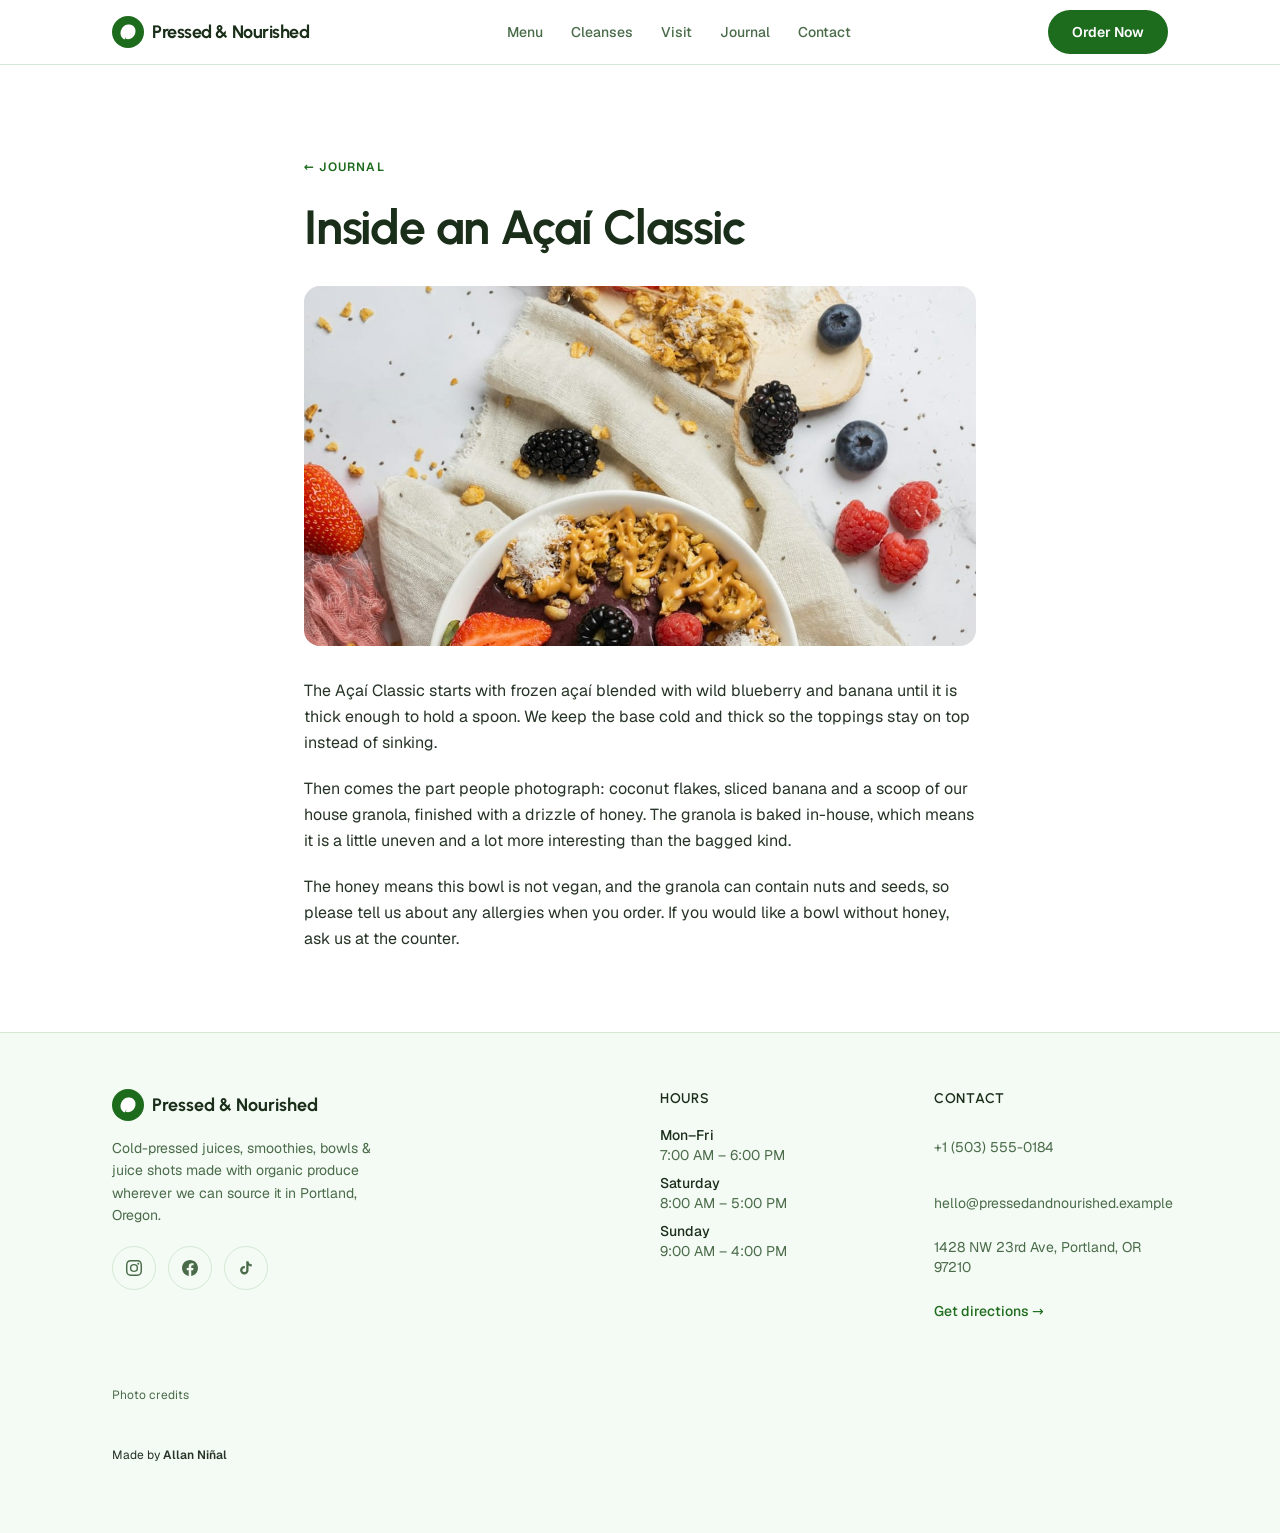
<file: journal/inside-an-acai-classic/index.html>
<!DOCTYPE html><html lang="en" class="scroll-smooth"> <head><meta charset="utf-8"><meta name="viewport" content="width=device-width, initial-scale=1, viewport-fit=cover"><meta name="theme-color" content="#1D6B1D"><meta name="color-scheme" content="light"><title>Inside an Açaí Classic — Pressed &amp; Nourished</title><meta name="description" content="A thick purple base, a crunchy layer of house granola and a drizzle of honey. Here is how we build one bowl."><link rel="canonical" href="https://example.com/journal/inside-an-acai-classic/"><meta name="robots" content="index, follow"><meta name="author" content="Pressed &#38; Nourished"><!-- Open Graph --><meta property="og:title" content="Inside an Açaí Classic — Pressed &#38; Nourished"><meta property="og:description" content="A thick purple base, a crunchy layer of house granola and a drizzle of honey. Here is how we build one bowl."><meta property="og:url" content="https://example.com/journal/inside-an-acai-classic/"><meta property="og:type" content="website"><meta property="og:site_name" content="Pressed &#38; Nourished"><meta property="og:locale" content="en_US"><meta property="og:image" content="https://example.com/og-image.png"><meta property="og:image:type" content="image/png"><meta property="og:image:width" content="1200"><meta property="og:image:height" content="630"><meta property="og:image:alt" content="Pressed &#38; Nourished — Cold-Pressed Juice Bar, Portland OR"><!-- Twitter / X --><meta name="twitter:card" content="summary_large_image"><meta name="twitter:site" content="@example"><meta name="twitter:creator" content="@example"><meta name="twitter:title" content="Inside an Açaí Classic — Pressed &#38; Nourished"><meta name="twitter:description" content="A thick purple base, a crunchy layer of house granola and a drizzle of honey. Here is how we build one bowl."><meta name="twitter:image" content="https://example.com/og-image.png"><link rel="icon" href="../../favicon.svg" type="image/svg+xml"><link rel="apple-touch-icon" href="../../favicon.svg"><script type="application/ld+json">{"@context":"https://schema.org","@type":["FoodEstablishment","LocalBusiness"],"name":"Pressed & Nourished","description":"Portland's cold-pressed juice bar. Small-batch juices, smoothies, açaí bowls, juice shots and cleanses, organic where we can source it, made daily on NW 23rd.","url":"https://example.com/","telephone":"+1 (503) 555-0184","email":"hello@pressedandnourished.example","address":{"@type":"PostalAddress","streetAddress":"1428 NW 23rd Ave","addressLocality":"Portland","addressRegion":"OR","postalCode":"97210","addressCountry":"US"},"geo":{"@type":"GeoCoordinates","latitude":45.5302,"longitude":-122.6975},"servesCuisine":["Juice","Smoothies","Açaí Bowls"],"priceRange":"$","openingHoursSpecification":[{"@type":"OpeningHoursSpecification","dayOfWeek":["Monday","Tuesday","Wednesday","Thursday","Friday"],"opens":"07:00","closes":"18:00"},{"@type":"OpeningHoursSpecification","dayOfWeek":"Saturday","opens":"08:00","closes":"17:00"},{"@type":"OpeningHoursSpecification","dayOfWeek":"Sunday","opens":"09:00","closes":"16:00"}],"sameAs":["https://instagram.com/pressednourished","https://facebook.com/pressednourished","https://tiktok.com/@pressednourished"],"hasMenu":"https://example.com/#menu","foundingDate":"2019","image":"https://example.com/og-image.png"}</script><script type="application/ld+json">{"@context":"https://schema.org","@type":"Person","name":"Pressed & Nourished","url":"#","sameAs":["#","#","#"]}</script><script type="application/ld+json">{"@context":"https://schema.org","@type":"BreadcrumbList","itemListElement":[{"@type":"ListItem","position":1,"name":"Home","item":"https://example.com/"},{"@type":"ListItem","position":2,"name":"Journal","item":"https://example.com/journal/"},{"@type":"ListItem","position":3,"name":"Inside an Açaí Classic","item":"https://example.com/journal/inside-an-acai-classic/"}]}</script><link rel="stylesheet" href="../../assets/index.DZpZyT3J.css"></head> <body class="min-h-screen flex flex-col antialiased"> <header style="background-color: var(--color-bg); border-bottom: 1px solid var(--color-border);" class="sticky top-0 z-50" data-astro-cid-ctg3m53h> <div class="container-x" data-astro-cid-ctg3m53h> <div class="flex items-center justify-between h-16" data-astro-cid-ctg3m53h> <!-- Logo / brand --> <a href="../../index.html" class="flex items-center gap-2 focus-visible:outline-none focus-visible:ring-2 focus-visible:ring-offset-2" style="--tw-ring-color: var(--color-accent);" aria-label="Pressed &#38; Nourished home" data-astro-cid-ctg3m53h> <!-- Leaf icon SVG --> <span aria-hidden="true" style="display:inline-flex;align-items:center;justify-content:center;width:32px;height:32px;background-color:var(--color-accent);border-radius:50%;" data-astro-cid-ctg3m53h> <svg width="18" height="18" viewBox="0 0 24 24" fill="none" aria-hidden="true" data-astro-cid-ctg3m53h> <path d="M12 2C6.5 2 2 8 2 14c0 4 2.5 7 6 8 .5-3 2-5 4-6-2 1-3 3-3 5 1 .3 2 .5 3 .5 5.5 0 10-5 10-11S17.5 2 12 2z" fill="white" data-astro-cid-ctg3m53h></path> </svg> </span> <span class="font-display font-bold text-lg tracking-tight" style="color:var(--color-text);" data-astro-cid-ctg3m53h>Pressed &amp; Nourished</span> </a> <!-- Desktop nav --> <nav aria-label="Primary navigation" class="hidden lg:flex items-center gap-1" data-astro-cid-ctg3m53h> <a href="../../menu/index.html" class="nav-link px-3" data-astro-cid-ctg3m53h>Menu</a><a href="../../index.html#cleanse" class="nav-link px-3" data-astro-cid-ctg3m53h>Cleanses</a><a href="../../index.html#location" class="nav-link px-3" data-astro-cid-ctg3m53h>Visit</a><a href="../index.html" class="nav-link px-3" data-astro-cid-ctg3m53h>Journal</a><a href="../../contact/index.html" class="nav-link px-3" data-astro-cid-ctg3m53h>Contact</a> </nav> <!-- CTA --> <a href="../../index.html#order" class="btn-primary hidden lg:inline-flex" data-astro-cid-ctg3m53h>Order Now</a> <!-- Phone: menu and order button (no JavaScript) --> <div class="lg:hidden flex items-center gap-2" data-astro-cid-ctg3m53h> <details class="mobile-menu" data-astro-cid-ctg3m53h> <summary aria-label="Menu" data-astro-cid-ctg3m53h>Menu</summary> <nav aria-label="Mobile navigation" data-astro-cid-ctg3m53h> <a href="../../menu/index.html" data-astro-cid-ctg3m53h>Menu</a><a href="../../index.html#cleanse" data-astro-cid-ctg3m53h>Cleanses</a><a href="../../index.html#location" data-astro-cid-ctg3m53h>Visit</a><a href="../index.html" data-astro-cid-ctg3m53h>Journal</a><a href="../../contact/index.html" data-astro-cid-ctg3m53h>Contact</a> </nav> </details> <a href="../../index.html#order" class="btn-primary text-sm whitespace-nowrap" data-astro-cid-ctg3m53h>Order</a> </div> </div> </div> </header>  <main class="flex-1" id="main-content">  <article class="container-x py-16 md:py-20" aria-labelledby="post-heading"> <div class="max-w-2xl mx-auto"> <p class="eyebrow mb-3"><a href="../index.html" style="color: inherit; display: inline-block; min-height: 44px; line-height: 44px;">&larr; Journal</a></p> <h1 id="post-heading" class="font-display" style="font-size: clamp(2rem, 5vw, 3rem); line-height: 1.1; color: var(--color-text);">Inside an Açaí Classic</h1> <img src="../../images/gallery/acai.jpg" alt="An açaí bowl topped with granola, sliced banana, kiwi, and a drizzle of honey on a light wooden surface" width="1000" height="1000" decoding="async" class="w-full object-cover mt-8 rounded-2xl" style="max-height: 360px;"> <div class="mt-8 grid gap-5"> <p class="text-base leading-relaxed" style="color: var(--color-text-body);">The Açaí Classic starts with frozen açaí blended with wild blueberry and banana until it is thick enough to hold a spoon. We keep the base cold and thick so the toppings stay on top instead of sinking.</p><p class="text-base leading-relaxed" style="color: var(--color-text-body);">Then comes the part people photograph: coconut flakes, sliced banana and a scoop of our house granola, finished with a drizzle of honey. The granola is baked in-house, which means it is a little uneven and a lot more interesting than the bagged kind.</p><p class="text-base leading-relaxed" style="color: var(--color-text-body);">The honey means this bowl is not vegan, and the granola can contain nuts and seeds, so please tell us about any allergies when you order. If you would like a bowl without honey, ask us at the counter.</p> </div> </div> </article>  </main> <footer style="background-color:var(--color-surface-2);border-top:1px solid var(--color-border);" class="mt-auto" data-astro-cid-gcn2mc3v> <div class="container-x py-14" data-astro-cid-gcn2mc3v> <div class="grid grid-cols-1 md:grid-cols-4 gap-10" data-astro-cid-gcn2mc3v> <!-- Brand --> <div class="md:col-span-2" data-astro-cid-gcn2mc3v> <div class="flex items-center gap-2 mb-4" data-astro-cid-gcn2mc3v> <span aria-hidden="true" style="display:inline-flex;align-items:center;justify-content:center;width:32px;height:32px;background-color:var(--color-accent);border-radius:50%;" data-astro-cid-gcn2mc3v> <svg width="18" height="18" viewBox="0 0 24 24" fill="none" aria-hidden="true" data-astro-cid-gcn2mc3v> <path d="M12 2C6.5 2 2 8 2 14c0 4 2.5 7 6 8 .5-3 2-5 4-6-2 1-3 3-3 5 1 .3 2 .5 3 .5 5.5 0 10-5 10-11S17.5 2 12 2z" fill="white" data-astro-cid-gcn2mc3v></path> </svg> </span> <span class="font-display font-bold text-lg" style="color:var(--color-text);" data-astro-cid-gcn2mc3v>Pressed &amp; Nourished</span> </div> <p class="text-sm mb-5" style="color:var(--color-text-muted);max-width:280px;line-height:1.6;" data-astro-cid-gcn2mc3v>
Cold-pressed juices, smoothies, bowls & juice shots made with organic produce wherever we can source it in Portland, Oregon.
</p> <!-- Social --> <div class="flex gap-3" data-astro-cid-gcn2mc3v> <a href="https://instagram.com/pressednourished" target="_blank" rel="noopener noreferrer" class="inline-flex items-center justify-center rounded-full border p-2" style="border-color:var(--color-border);color:var(--color-text-muted);min-height:44px;min-width:44px;" aria-label="Instagram" data-astro-cid-gcn2mc3v> <svg width="16" height="16" viewBox="0 0 24 24" fill="currentColor" aria-hidden="true" data-astro-cid-gcn2mc3v><path d="M12 2.163c3.204 0 3.584.012 4.85.07 3.252.148 4.771 1.691 4.919 4.919.058 1.265.069 1.645.069 4.849 0 3.205-.012 3.584-.069 4.849-.149 3.225-1.664 4.771-4.919 4.919-1.266.058-1.644.07-4.85.07-3.204 0-3.584-.012-4.849-.07-3.26-.149-4.771-1.699-4.919-4.92-.058-1.265-.07-1.644-.07-4.849 0-3.204.013-3.583.07-4.849.149-3.227 1.664-4.771 4.919-4.919 1.266-.057 1.645-.069 4.849-.069zM12 0C8.741 0 8.333.014 7.053.072 2.695.272.273 2.69.073 7.052.014 8.333 0 8.741 0 12c0 3.259.014 3.668.072 4.948.2 4.358 2.618 6.78 6.98 6.98C8.333 23.986 8.741 24 12 24c3.259 0 3.668-.014 4.948-.072 4.354-.2 6.782-2.618 6.979-6.98.059-1.28.073-1.689.073-4.948 0-3.259-.014-3.667-.072-4.947-.196-4.354-2.617-6.78-6.979-6.98C15.668.014 15.259 0 12 0zm0 5.838a6.162 6.162 0 100 12.324 6.162 6.162 0 000-12.324zM12 16a4 4 0 110-8 4 4 0 010 8zm6.406-11.845a1.44 1.44 0 100 2.881 1.44 1.44 0 000-2.881z" data-astro-cid-gcn2mc3v></path></svg> </a> <a href="https://facebook.com/pressednourished" target="_blank" rel="noopener noreferrer" class="inline-flex items-center justify-center rounded-full border p-2" style="border-color:var(--color-border);color:var(--color-text-muted);min-height:44px;min-width:44px;" aria-label="Facebook" data-astro-cid-gcn2mc3v> <svg width="16" height="16" viewBox="0 0 24 24" fill="currentColor" aria-hidden="true" data-astro-cid-gcn2mc3v><path d="M24 12.073c0-6.627-5.373-12-12-12s-12 5.373-12 12c0 5.99 4.388 10.954 10.125 11.854v-8.385H7.078v-3.47h3.047V9.43c0-3.007 1.792-4.669 4.533-4.669 1.312 0 2.686.235 2.686.235v2.953H15.83c-1.491 0-1.956.925-1.956 1.874v2.25h3.328l-.532 3.47h-2.796v8.385C19.612 23.027 24 18.062 24 12.073z" data-astro-cid-gcn2mc3v></path></svg> </a> <a href="https://tiktok.com/@pressednourished" target="_blank" rel="noopener noreferrer" class="inline-flex items-center justify-center rounded-full border p-2" style="border-color:var(--color-border);color:var(--color-text-muted);min-height:44px;min-width:44px;" aria-label="TikTok" data-astro-cid-gcn2mc3v> <svg width="16" height="16" viewBox="0 0 24 24" fill="currentColor" aria-hidden="true" data-astro-cid-gcn2mc3v><path d="M19.59 6.69a4.83 4.83 0 01-3.77-4.25V2h-3.45v13.67a2.89 2.89 0 01-2.88 2.5 2.89 2.89 0 01-2.89-2.89 2.89 2.89 0 012.89-2.89c.28 0 .54.04.79.1V9.01a6.27 6.27 0 00-.79-.05 6.34 6.34 0 00-6.34 6.34 6.34 6.34 0 006.34 6.34 6.34 6.34 0 006.33-6.34v-7a8.16 8.16 0 004.77 1.52v-3.4a4.85 4.85 0 01-1-.73z" data-astro-cid-gcn2mc3v></path></svg> </a> </div> </div> <!-- Hours --> <div data-astro-cid-gcn2mc3v> <h2 class="font-display font-semibold text-sm uppercase tracking-wider mb-4" style="color:var(--color-text);" data-astro-cid-gcn2mc3v>Hours</h2> <ul class="space-y-2" data-astro-cid-gcn2mc3v> <li class="text-sm" style="color:var(--color-text-muted);" data-astro-cid-gcn2mc3v> <span class="font-medium" style="color:var(--color-text);" data-astro-cid-gcn2mc3v>Mon–Fri</span><br data-astro-cid-gcn2mc3v> 7:00 AM – 6:00 PM </li><li class="text-sm" style="color:var(--color-text-muted);" data-astro-cid-gcn2mc3v> <span class="font-medium" style="color:var(--color-text);" data-astro-cid-gcn2mc3v>Saturday</span><br data-astro-cid-gcn2mc3v> 8:00 AM – 5:00 PM </li><li class="text-sm" style="color:var(--color-text-muted);" data-astro-cid-gcn2mc3v> <span class="font-medium" style="color:var(--color-text);" data-astro-cid-gcn2mc3v>Sunday</span><br data-astro-cid-gcn2mc3v> 9:00 AM – 4:00 PM </li> </ul> </div> <!-- Contact --> <div data-astro-cid-gcn2mc3v> <h2 class="font-display font-semibold text-sm uppercase tracking-wider mb-4" style="color:var(--color-text);" data-astro-cid-gcn2mc3v>Contact</h2> <ul class="space-y-3" data-astro-cid-gcn2mc3v> <li data-astro-cid-gcn2mc3v> <a href="tel:+1 (503) 555-0184" class="text-sm hover:underline" style="color:var(--color-text-muted);display:inline-flex;align-items:center;min-height:44px;" data-astro-cid-gcn2mc3v>+1 (503) 555-0184</a> </li> <li data-astro-cid-gcn2mc3v> <a href="mailto:hello@pressedandnourished.example" class="text-sm hover:underline" style="color:var(--color-text-muted);display:inline-flex;align-items:center;min-height:44px;" data-astro-cid-gcn2mc3v>hello@pressedandnourished.example</a> </li> <li class="text-sm" style="color:var(--color-text-muted);" data-astro-cid-gcn2mc3v>1428 NW 23rd Ave, Portland, OR 97210</li> <li data-astro-cid-gcn2mc3v> <a href="https://maps.google.com/?q=1428+NW+23rd+Ave+Portland+OR" target="_blank" rel="noopener noreferrer" class="text-sm font-medium hover:underline" style="color:var(--color-accent);display:inline-flex;align-items:center;min-height:44px;" data-astro-cid-gcn2mc3v>
Get directions &rarr;
</a> </li> </ul> </div> </div> <!-- Photo credits. Required while you use the demo photos (Unsplash asks for
         the photographer and a link). Delete this whole <details> block once you
         have replaced the photos with your own. --> <details class="mt-10 text-xs" style="color:var(--color-text-muted);" data-photo-credits data-astro-cid-gcn2mc3v> <summary style="cursor:pointer;min-height:44px;display:flex;align-items:center;" data-astro-cid-gcn2mc3v>Photo credits</summary> <p class="mt-2" data-astro-cid-gcn2mc3v>
Demo photographs from <a href="https://unsplash.com/?utm_source=allanninal_dev&utm_medium=referral" style="color:var(--color-text);text-decoration:underline;" data-astro-cid-gcn2mc3v>Unsplash</a>. Replace them, and these credits, with your own before launch.
</p> <ul class="mt-2 space-y-1" data-astro-cid-gcn2mc3v> <li data-astro-cid-gcn2mc3v>Juice bar hero: Photo by <a href="https://unsplash.com/@alexlvrs?utm_source=allanninal_dev&utm_medium=referral" style="color:var(--color-text);text-decoration:underline;" data-astro-cid-gcn2mc3v>Alex Lvrs</a> on <a href="https://unsplash.com/photos/WaUDrRuxYWk?utm_source=allanninal_dev&utm_medium=referral" style="color:var(--color-text);text-decoration:underline;" data-astro-cid-gcn2mc3v>Unsplash</a></li><li data-astro-cid-gcn2mc3v>Fresh juice in glass jars: Photo by <a href="https://unsplash.com/@trayantula?utm_source=allanninal_dev&utm_medium=referral" style="color:var(--color-text);text-decoration:underline;" data-astro-cid-gcn2mc3v>Trayan</a> on <a href="https://unsplash.com/photos/clear-glass-jar-lot-with-straw-0PqRgaWP9eA?utm_source=allanninal_dev&utm_medium=referral" style="color:var(--color-text);text-decoration:underline;" data-astro-cid-gcn2mc3v>Unsplash</a></li><li data-astro-cid-gcn2mc3v>Citrus Surge: Photo by <a href="https://unsplash.com/@anetvob?utm_source=allanninal_dev&utm_medium=referral" style="color:var(--color-text);text-decoration:underline;" data-astro-cid-gcn2mc3v>Aneta Voborilova</a> on <a href="https://unsplash.com/photos/gEkTo1Oi78A?utm_source=allanninal_dev&utm_medium=referral" style="color:var(--color-text);text-decoration:underline;" data-astro-cid-gcn2mc3v>Unsplash</a></li><li data-astro-cid-gcn2mc3v>Açaí Classic: Photo by <a href="https://unsplash.com/@sarayra?utm_source=allanninal_dev&utm_medium=referral" style="color:var(--color-text);text-decoration:underline;" data-astro-cid-gcn2mc3v>Abdelrahman Sarayreh</a> on <a href="https://unsplash.com/photos/AqlcqCzF3aQ?utm_source=allanninal_dev&utm_medium=referral" style="color:var(--color-text);text-decoration:underline;" data-astro-cid-gcn2mc3v>Unsplash</a></li><li data-astro-cid-gcn2mc3v>Our ingredients: Photo by <a href="https://unsplash.com/@milada_vigerova?utm_source=allanninal_dev&utm_medium=referral" style="color:var(--color-text);text-decoration:underline;" data-astro-cid-gcn2mc3v>Milada Vigerova</a> on <a href="https://unsplash.com/photos/0p1iYK3ep-I?utm_source=allanninal_dev&utm_medium=referral" style="color:var(--color-text);text-decoration:underline;" data-astro-cid-gcn2mc3v>Unsplash</a></li><li data-astro-cid-gcn2mc3v>A smoothie with blood orange slices: Photo by <a href="https://unsplash.com/@caroline_ross?utm_source=allanninal_dev&utm_medium=referral" style="color:var(--color-text);text-decoration:underline;" data-astro-cid-gcn2mc3v>Caroline Ross</a> on <a href="https://unsplash.com/photos/a-glass-of-blood-orange-juice-surrounded-by-sliced-blood-oranges-JOndgOgu1zQ?utm_source=allanninal_dev&utm_medium=referral" style="color:var(--color-text);text-decoration:underline;" data-astro-cid-gcn2mc3v>Unsplash</a></li><li data-astro-cid-gcn2mc3v>NW 23rd Ave: Photo by <a href="https://unsplash.com/@dokae?utm_source=allanninal_dev&utm_medium=referral" style="color:var(--color-text);text-decoration:underline;" data-astro-cid-gcn2mc3v>PJH</a> on <a href="https://unsplash.com/photos/20cVqaOk4Yo?utm_source=allanninal_dev&utm_medium=referral" style="color:var(--color-text);text-decoration:underline;" data-astro-cid-gcn2mc3v>Unsplash</a></li> </ul> </details>  <p class="maker-credit" data-maker-credit="1" data-astro-cid-gcn2mc3v>Made by <a style="display:inline-flex;align-items:center;min-height:44px;" href="https://www.linkedin.com/in/allanninal/" data-maker-credit="1" target="_blank" rel="noopener noreferrer" data-astro-cid-gcn2mc3v>Allan Ni&ntilde;al</a></p> </div> </footer>   </body></html>
</file>
<file: assets/index.DZpZyT3J.css>
@font-face{font-family:Urbanist Variable;font-style:normal;font-display:swap;font-weight:100 900;src:url(./urbanist-latin-ext-wght-normal.Bdxck5Au.woff2) format("woff2-variations");unicode-range:U+0100-02BA,U+02BD-02C5,U+02C7-02CC,U+02CE-02D7,U+02DD-02FF,U+0304,U+0308,U+0329,U+1D00-1DBF,U+1E00-1E9F,U+1EF2-1EFF,U+2020,U+20A0-20AB,U+20AD-20C0,U+2113,U+2C60-2C7F,U+A720-A7FF}@font-face{font-family:Urbanist Variable;font-style:normal;font-display:swap;font-weight:100 900;src:url(./urbanist-latin-wght-normal.D69JTELx.woff2) format("woff2-variations");unicode-range:U+0000-00FF,U+0131,U+0152-0153,U+02BB-02BC,U+02C6,U+02DA,U+02DC,U+0304,U+0308,U+0329,U+2000-206F,U+20AC,U+2122,U+2191,U+2193,U+2212,U+2215,U+FEFF,U+FFFD}@font-face{font-family:Geist;font-style:normal;font-display:swap;font-weight:400;src:url([data-uri]) format("woff2"),url([data-uri]) format("woff");unicode-range:U+0460-052F,U+1C80-1C8A,U+20B4,U+2DE0-2DFF,U+A640-A69F,U+FE2E-FE2F}@font-face{font-family:Geist;font-style:normal;font-display:swap;font-weight:400;src:url(./geist-cyrillic-400-normal.DXusLSnH.woff2) format("woff2"),url(./geist-cyrillic-400-normal.Cn3-e5nR.woff) format("woff");unicode-range:U+0301,U+0400-045F,U+0490-0491,U+04B0-04B1,U+2116}@font-face{font-family:Geist;font-style:normal;font-display:swap;font-weight:400;src:url([data-uri]) format("woff2"),url(./geist-vietnamese-400-normal.CfO6U8f5.woff) format("woff");unicode-range:U+0102-0103,U+0110-0111,U+0128-0129,U+0168-0169,U+01A0-01A1,U+01AF-01B0,U+0300-0301,U+0303-0304,U+0308-0309,U+0323,U+0329,U+1EA0-1EF9,U+20AB}@font-face{font-family:Geist;font-style:normal;font-display:swap;font-weight:400;src:url(./geist-latin-ext-400-normal.CND6cjiG.woff2) format("woff2"),url(./geist-latin-ext-400-normal.DHhjwYCZ.woff) format("woff");unicode-range:U+0100-02BA,U+02BD-02C5,U+02C7-02CC,U+02CE-02D7,U+02DD-02FF,U+0304,U+0308,U+0329,U+1D00-1DBF,U+1E00-1E9F,U+1EF2-1EFF,U+2020,U+20A0-20AB,U+20AD-20C0,U+2113,U+2C60-2C7F,U+A720-A7FF}@font-face{font-family:Geist;font-style:normal;font-display:swap;font-weight:400;src:url(./geist-latin-400-normal.B40WzpMT.woff2) format("woff2"),url(./geist-latin-400-normal.cWY99Cna.woff) format("woff");unicode-range:U+0000-00FF,U+0131,U+0152-0153,U+02BB-02BC,U+02C6,U+02DA,U+02DC,U+0304,U+0308,U+0329,U+2000-206F,U+20AC,U+2122,U+2191,U+2193,U+2212,U+2215,U+FEFF,U+FFFD}@font-face{font-family:Geist;font-style:normal;font-display:swap;font-weight:500;src:url([data-uri]) format("woff2"),url(./geist-cyrillic-ext-500-normal.DWocS6Us.woff) format("woff");unicode-range:U+0460-052F,U+1C80-1C8A,U+20B4,U+2DE0-2DFF,U+A640-A69F,U+FE2E-FE2F}@font-face{font-family:Geist;font-style:normal;font-display:swap;font-weight:500;src:url(./geist-cyrillic-500-normal.NWpm63d5.woff2) format("woff2"),url(./geist-cyrillic-500-normal.CBpO5n4G.woff) format("woff");unicode-range:U+0301,U+0400-045F,U+0490-0491,U+04B0-04B1,U+2116}@font-face{font-family:Geist;font-style:normal;font-display:swap;font-weight:500;src:url([data-uri]) format("woff2"),url(./geist-vietnamese-500-normal.DUFFHuDl.woff) format("woff");unicode-range:U+0102-0103,U+0110-0111,U+0128-0129,U+0168-0169,U+01A0-01A1,U+01AF-01B0,U+0300-0301,U+0303-0304,U+0308-0309,U+0323,U+0329,U+1EA0-1EF9,U+20AB}@font-face{font-family:Geist;font-style:normal;font-display:swap;font-weight:500;src:url(./geist-latin-ext-500-normal.BovoTgeE.woff2) format("woff2"),url(./geist-latin-ext-500-normal.MJioTMEP.woff) format("woff");unicode-range:U+0100-02BA,U+02BD-02C5,U+02C7-02CC,U+02CE-02D7,U+02DD-02FF,U+0304,U+0308,U+0329,U+1D00-1DBF,U+1E00-1E9F,U+1EF2-1EFF,U+2020,U+20A0-20AB,U+20AD-20C0,U+2113,U+2C60-2C7F,U+A720-A7FF}@font-face{font-family:Geist;font-style:normal;font-display:swap;font-weight:500;src:url(./geist-latin-500-normal.CTWBw9NS.woff2) format("woff2"),url(./geist-latin-500-normal.CHEM4JuE.woff) format("woff");unicode-range:U+0000-00FF,U+0131,U+0152-0153,U+02BB-02BC,U+02C6,U+02DA,U+02DC,U+0304,U+0308,U+0329,U+2000-206F,U+20AC,U+2122,U+2191,U+2193,U+2212,U+2215,U+FEFF,U+FFFD}@font-face{font-family:Geist;font-style:normal;font-display:swap;font-weight:600;src:url([data-uri]) format("woff2"),url(./geist-cyrillic-ext-600-normal.DokWo2US.woff) format("woff");unicode-range:U+0460-052F,U+1C80-1C8A,U+20B4,U+2DE0-2DFF,U+A640-A69F,U+FE2E-FE2F}@font-face{font-family:Geist;font-style:normal;font-display:swap;font-weight:600;src:url(./geist-cyrillic-600-normal.BeW5VFD_.woff2) format("woff2"),url(./geist-cyrillic-600-normal.DjSi8uLI.woff) format("woff");unicode-range:U+0301,U+0400-045F,U+0490-0491,U+04B0-04B1,U+2116}@font-face{font-family:Geist;font-style:normal;font-display:swap;font-weight:600;src:url(./geist-vietnamese-600-normal.BFUgqsz8.woff2) format("woff2"),url(./geist-vietnamese-600-normal.DpQesccB.woff) format("woff");unicode-range:U+0102-0103,U+0110-0111,U+0128-0129,U+0168-0169,U+01A0-01A1,U+01AF-01B0,U+0300-0301,U+0303-0304,U+0308-0309,U+0323,U+0329,U+1EA0-1EF9,U+20AB}@font-face{font-family:Geist;font-style:normal;font-display:swap;font-weight:600;src:url(./geist-latin-ext-600-normal.CVFbg5dS.woff2) format("woff2"),url(./geist-latin-ext-600-normal.hvJIbBav.woff) format("woff");unicode-range:U+0100-02BA,U+02BD-02C5,U+02C7-02CC,U+02CE-02D7,U+02DD-02FF,U+0304,U+0308,U+0329,U+1D00-1DBF,U+1E00-1E9F,U+1EF2-1EFF,U+2020,U+20A0-20AB,U+20AD-20C0,U+2113,U+2C60-2C7F,U+A720-A7FF}@font-face{font-family:Geist;font-style:normal;font-display:swap;font-weight:600;src:url(./geist-latin-600-normal.CSETrqM2.woff2) format("woff2"),url(./geist-latin-600-normal.BeQEdSAO.woff) format("woff");unicode-range:U+0000-00FF,U+0131,U+0152-0153,U+02BB-02BC,U+02C6,U+02DA,U+02DC,U+0304,U+0308,U+0329,U+2000-206F,U+20AC,U+2122,U+2191,U+2193,U+2212,U+2215,U+FEFF,U+FFFD}@font-face{font-family:Geist;font-style:normal;font-display:swap;font-weight:700;src:url([data-uri]) format("woff2"),url(./geist-cyrillic-ext-700-normal.Bkix3SrV.woff) format("woff");unicode-range:U+0460-052F,U+1C80-1C8A,U+20B4,U+2DE0-2DFF,U+A640-A69F,U+FE2E-FE2F}@font-face{font-family:Geist;font-style:normal;font-display:swap;font-weight:700;src:url(./geist-cyrillic-700-normal.BSHy2ewF.woff2) format("woff2"),url(./geist-cyrillic-700-normal.ByQXRVdm.woff) format("woff");unicode-range:U+0301,U+0400-045F,U+0490-0491,U+04B0-04B1,U+2116}@font-face{font-family:Geist;font-style:normal;font-display:swap;font-weight:700;src:url([data-uri]) format("woff2"),url(./geist-vietnamese-700-normal.DOqkMreX.woff) format("woff");unicode-range:U+0102-0103,U+0110-0111,U+0128-0129,U+0168-0169,U+01A0-01A1,U+01AF-01B0,U+0300-0301,U+0303-0304,U+0308-0309,U+0323,U+0329,U+1EA0-1EF9,U+20AB}@font-face{font-family:Geist;font-style:normal;font-display:swap;font-weight:700;src:url(./geist-latin-ext-700-normal.BnofTsEi.woff2) format("woff2"),url(./geist-latin-ext-700-normal.BwiYGq1U.woff) format("woff");unicode-range:U+0100-02BA,U+02BD-02C5,U+02C7-02CC,U+02CE-02D7,U+02DD-02FF,U+0304,U+0308,U+0329,U+1D00-1DBF,U+1E00-1E9F,U+1EF2-1EFF,U+2020,U+20A0-20AB,U+20AD-20C0,U+2113,U+2C60-2C7F,U+A720-A7FF}@font-face{font-family:Geist;font-style:normal;font-display:swap;font-weight:700;src:url(./geist-latin-700-normal.CFi8mLqe.woff2) format("woff2"),url(./geist-latin-700-normal.RGxhsL9r.woff) format("woff");unicode-range:U+0000-00FF,U+0131,U+0152-0153,U+02BB-02BC,U+02C6,U+02DA,U+02DC,U+0304,U+0308,U+0329,U+2000-206F,U+20AC,U+2122,U+2191,U+2193,U+2212,U+2215,U+FEFF,U+FFFD}@font-face{font-family:Urbanist Variable;font-style:normal;font-weight:100 900;font-display:optional;src:url(./urbanist-latin-wght-normal.D69JTELx.woff2) format("woff2");unicode-range:U+0000-00FF,U+0131,U+0152-0153,U+02BB-02BC,U+02C6,U+02DA,U+02DC,U+0304,U+0308,U+0329,U+2000-206F,U+2074,U+20AC,U+2122,U+2191,U+2193,U+2212,U+2215,U+FEFF,U+FFFD}@font-face{font-family:Geist;font-style:normal;font-weight:400;font-display:optional;src:url(./geist-latin-400-normal.B40WzpMT.woff2) format("woff2");unicode-range:U+0000-00FF,U+0131,U+0152-0153,U+02BB-02BC,U+02C6,U+02DA,U+02DC,U+0304,U+0308,U+0329,U+2000-206F,U+2074,U+20AC,U+2122,U+2191,U+2193,U+2212,U+2215,U+FEFF,U+FFFD}@font-face{font-family:Geist;font-style:normal;font-weight:500;font-display:optional;src:url(./geist-latin-500-normal.CTWBw9NS.woff2) format("woff2");unicode-range:U+0000-00FF,U+0131,U+0152-0153,U+02BB-02BC,U+02C6,U+02DA,U+02DC,U+0304,U+0308,U+0329,U+2000-206F,U+2074,U+20AC,U+2122,U+2191,U+2193,U+2212,U+2215,U+FEFF,U+FFFD}@font-face{font-family:Geist;font-style:normal;font-weight:600;font-display:optional;src:url(./geist-latin-600-normal.CSETrqM2.woff2) format("woff2");unicode-range:U+0000-00FF,U+0131,U+0152-0153,U+02BB-02BC,U+02C6,U+02DA,U+02DC,U+0304,U+0308,U+0329,U+2000-206F,U+2074,U+20AC,U+2122,U+2191,U+2193,U+2212,U+2215,U+FEFF,U+FFFD}@font-face{font-family:Geist;font-style:normal;font-weight:700;font-display:optional;src:url(./geist-latin-700-normal.CFi8mLqe.woff2) format("woff2");unicode-range:U+0000-00FF,U+0131,U+0152-0153,U+02BB-02BC,U+02C6,U+02DA,U+02DC,U+0304,U+0308,U+0329,U+2000-206F,U+2074,U+20AC,U+2122,U+2191,U+2193,U+2212,U+2215,U+FEFF,U+FFFD}*,:before,:after{--tw-border-spacing-x: 0;--tw-border-spacing-y: 0;--tw-translate-x: 0;--tw-translate-y: 0;--tw-rotate: 0;--tw-skew-x: 0;--tw-skew-y: 0;--tw-scale-x: 1;--tw-scale-y: 1;--tw-pan-x: ;--tw-pan-y: ;--tw-pinch-zoom: ;--tw-scroll-snap-strictness: proximity;--tw-gradient-from-position: ;--tw-gradient-via-position: ;--tw-gradient-to-position: ;--tw-ordinal: ;--tw-slashed-zero: ;--tw-numeric-figure: ;--tw-numeric-spacing: ;--tw-numeric-fraction: ;--tw-ring-inset: ;--tw-ring-offset-width: 0px;--tw-ring-offset-color: #fff;--tw-ring-color: rgb(59 130 246 / .5);--tw-ring-offset-shadow: 0 0 #0000;--tw-ring-shadow: 0 0 #0000;--tw-shadow: 0 0 #0000;--tw-shadow-colored: 0 0 #0000;--tw-blur: ;--tw-brightness: ;--tw-contrast: ;--tw-grayscale: ;--tw-hue-rotate: ;--tw-invert: ;--tw-saturate: ;--tw-sepia: ;--tw-drop-shadow: ;--tw-backdrop-blur: ;--tw-backdrop-brightness: ;--tw-backdrop-contrast: ;--tw-backdrop-grayscale: ;--tw-backdrop-hue-rotate: ;--tw-backdrop-invert: ;--tw-backdrop-opacity: ;--tw-backdrop-saturate: ;--tw-backdrop-sepia: ;--tw-contain-size: ;--tw-contain-layout: ;--tw-contain-paint: ;--tw-contain-style: }::backdrop{--tw-border-spacing-x: 0;--tw-border-spacing-y: 0;--tw-translate-x: 0;--tw-translate-y: 0;--tw-rotate: 0;--tw-skew-x: 0;--tw-skew-y: 0;--tw-scale-x: 1;--tw-scale-y: 1;--tw-pan-x: ;--tw-pan-y: ;--tw-pinch-zoom: ;--tw-scroll-snap-strictness: proximity;--tw-gradient-from-position: ;--tw-gradient-via-position: ;--tw-gradient-to-position: ;--tw-ordinal: ;--tw-slashed-zero: ;--tw-numeric-figure: ;--tw-numeric-spacing: ;--tw-numeric-fraction: ;--tw-ring-inset: ;--tw-ring-offset-width: 0px;--tw-ring-offset-color: #fff;--tw-ring-color: rgb(59 130 246 / .5);--tw-ring-offset-shadow: 0 0 #0000;--tw-ring-shadow: 0 0 #0000;--tw-shadow: 0 0 #0000;--tw-shadow-colored: 0 0 #0000;--tw-blur: ;--tw-brightness: ;--tw-contrast: ;--tw-grayscale: ;--tw-hue-rotate: ;--tw-invert: ;--tw-saturate: ;--tw-sepia: ;--tw-drop-shadow: ;--tw-backdrop-blur: ;--tw-backdrop-brightness: ;--tw-backdrop-contrast: ;--tw-backdrop-grayscale: ;--tw-backdrop-hue-rotate: ;--tw-backdrop-invert: ;--tw-backdrop-opacity: ;--tw-backdrop-saturate: ;--tw-backdrop-sepia: ;--tw-contain-size: ;--tw-contain-layout: ;--tw-contain-paint: ;--tw-contain-style: }*,:before,:after{box-sizing:border-box;border-width:0;border-style:solid;border-color:#e5e7eb}:before,:after{--tw-content: ""}html,:host{line-height:1.5;-webkit-text-size-adjust:100%;-moz-tab-size:4;-o-tab-size:4;tab-size:4;font-family:ui-sans-serif,system-ui,sans-serif,"Apple Color Emoji","Segoe UI Emoji",Segoe UI Symbol,"Noto Color Emoji";font-feature-settings:normal;font-variation-settings:normal;-webkit-tap-highlight-color:transparent}body{margin:0;line-height:inherit}hr{height:0;color:inherit;border-top-width:1px}abbr:where([title]){-webkit-text-decoration:underline dotted;text-decoration:underline dotted}h1,h2,h3,h4,h5,h6{font-size:inherit;font-weight:inherit}a{color:inherit;text-decoration:inherit}b,strong{font-weight:bolder}code,kbd,samp,pre{font-family:ui-monospace,SFMono-Regular,Menlo,Monaco,Consolas,Liberation Mono,Courier New,monospace;font-feature-settings:normal;font-variation-settings:normal;font-size:1em}small{font-size:80%}sub,sup{font-size:75%;line-height:0;position:relative;vertical-align:baseline}sub{bottom:-.25em}sup{top:-.5em}table{text-indent:0;border-color:inherit;border-collapse:collapse}button,input,optgroup,select,textarea{font-family:inherit;font-feature-settings:inherit;font-variation-settings:inherit;font-size:100%;font-weight:inherit;line-height:inherit;letter-spacing:inherit;color:inherit;margin:0;padding:0}button,select{text-transform:none}button,input:where([type=button]),input:where([type=reset]),input:where([type=submit]){-webkit-appearance:button;background-color:transparent;background-image:none}:-moz-focusring{outline:auto}:-moz-ui-invalid{box-shadow:none}progress{vertical-align:baseline}::-webkit-inner-spin-button,::-webkit-outer-spin-button{height:auto}[type=search]{-webkit-appearance:textfield;outline-offset:-2px}::-webkit-search-decoration{-webkit-appearance:none}::-webkit-file-upload-button{-webkit-appearance:button;font:inherit}summary{display:list-item}blockquote,dl,dd,h1,h2,h3,h4,h5,h6,hr,figure,p,pre{margin:0}fieldset{margin:0;padding:0}legend{padding:0}ol,ul,menu{list-style:none;margin:0;padding:0}dialog{padding:0}textarea{resize:vertical}input::-moz-placeholder,textarea::-moz-placeholder{opacity:1;color:#9ca3af}input::placeholder,textarea::placeholder{opacity:1;color:#9ca3af}button,[role=button]{cursor:pointer}:disabled{cursor:default}img,svg,video,canvas,audio,iframe,embed,object{display:block;vertical-align:middle}img,video{max-width:100%;height:auto}[hidden]:where(:not([hidden=until-found])){display:none}html{-webkit-font-smoothing:antialiased;-moz-osx-font-smoothing:grayscale;text-rendering:optimizeLegibility;background-color:var(--color-bg);color:var(--color-text);overflow-x:hidden;scroll-behavior:smooth}body{font-family:Geist,ui-sans-serif,system-ui,-apple-system,sans-serif;font-size:1rem;line-height:1.7;background-color:var(--color-bg);color:var(--color-text-body);overflow-x:hidden}::-moz-selection{background-color:var(--color-accent-bg);color:var(--color-accent)}::selection{background-color:var(--color-accent-bg);color:var(--color-accent)}*:focus-visible{outline:2px solid var(--color-accent);outline-offset:2px;border-radius:.25rem}h1,h2,h3,h4,h5,h6{font-family:Urbanist Variable,Urbanist,ui-sans-serif,system-ui,sans-serif;font-weight:700;color:var(--color-text);line-height:1.15;letter-spacing:-.025em}a{color:inherit}img{max-width:100%;height:auto}.container-x{margin-left:auto;margin-right:auto;width:100%;max-width:72rem;padding-left:1.25rem;padding-right:1.25rem}@media (min-width: 640px){.container-x{padding-left:2rem;padding-right:2rem}}@media (min-width: 1024px){.container-x{padding-left:3rem;padding-right:3rem}}.container-narrow{margin-left:auto;margin-right:auto;width:100%;max-width:48rem;padding-left:1.25rem;padding-right:1.25rem}@media (min-width: 640px){.container-narrow{padding-left:1.5rem;padding-right:1.5rem}}.btn-primary{display:inline-flex;align-items:center;justify-content:center;gap:.5rem;border-radius:9999px;padding-left:1.5rem;padding-right:1.5rem;font-size:.875rem;line-height:1.25rem;font-weight:600;transition-property:all;transition-timing-function:cubic-bezier(.4,0,.2,1);transition-duration:.15s}.btn-primary:focus-visible{outline:2px solid transparent;outline-offset:2px}.btn-primary{background-color:var(--color-btn-bg);color:var(--color-btn-text);min-height:44px;padding-top:.625rem;padding-bottom:.625rem}.btn-primary:hover{background-color:var(--color-btn-hover)}.btn-ghost{display:inline-flex;align-items:center;justify-content:center;gap:.5rem;border-radius:9999px;border-width:1px;padding-left:1.5rem;padding-right:1.5rem;font-size:.875rem;line-height:1.25rem;font-weight:600;transition-property:all;transition-timing-function:cubic-bezier(.4,0,.2,1);transition-duration:.15s}.btn-ghost:focus-visible{outline:2px solid transparent;outline-offset:2px}.btn-ghost{border-color:var(--color-border);color:var(--color-text);min-height:44px;padding-top:.625rem;padding-bottom:.625rem}.btn-ghost:hover{background-color:var(--color-surface-2)}.btn-ghost-green{display:inline-flex;align-items:center;justify-content:center;gap:.5rem;border-radius:9999px;border-width:1px;padding-left:1.5rem;padding-right:1.5rem;font-size:.875rem;line-height:1.25rem;font-weight:600;transition-property:all;transition-timing-function:cubic-bezier(.4,0,.2,1);transition-duration:.15s}.btn-ghost-green:focus-visible{outline:2px solid transparent;outline-offset:2px}.btn-ghost-green{border-color:var(--color-accent);color:var(--color-accent);min-height:44px;padding-top:.625rem;padding-bottom:.625rem}.btn-ghost-green:hover{background-color:var(--color-accent-bg)}.eyebrow{font-size:.75rem;line-height:1rem;font-weight:600;text-transform:uppercase;letter-spacing:.1em;color:var(--color-accent)}.eyebrow-orange{font-size:.75rem;line-height:1rem;font-weight:600;text-transform:uppercase;letter-spacing:.1em;color:var(--color-orange)}.card{border-radius:1rem;border-width:1px;padding:1.5rem;background-color:var(--color-surface);border-color:var(--color-border)}.card-green{border-radius:1rem;border-width:1px;padding:1.5rem;background-color:var(--color-surface-2);border-color:var(--color-border)}.nav-link{display:inline-flex;align-items:center;font-size:.875rem;line-height:1.25rem;font-weight:500;transition-property:color,background-color,border-color,text-decoration-color,fill,stroke;transition-timing-function:cubic-bezier(.4,0,.2,1);transition-duration:.15s;color:var(--color-text-muted);min-height:44px}.nav-link:hover{color:var(--color-text)}.tab-btn{display:inline-flex;align-items:center;gap:.5rem;border-radius:9999px;border-width:1px;padding:.5rem 1rem;font-size:.875rem;line-height:1.25rem;font-weight:600;transition-property:all;transition-timing-function:cubic-bezier(.4,0,.2,1);transition-duration:.15s}.tab-btn:focus-visible{outline:2px solid transparent;outline-offset:2px}.tab-btn{border-color:var(--color-border);color:var(--color-text-muted);background-color:var(--color-surface);min-height:40px}.tab-btn[aria-selected=true],.tab-btn.active{background-color:var(--color-btn-bg);color:var(--color-btn-text);border-color:var(--color-btn-bg)}.tab-btn:hover:not([aria-selected=true]):not(.active){background-color:var(--color-surface-2);color:var(--color-text)}.sr-only{position:absolute;width:1px;height:1px;padding:0;margin:-1px;overflow:hidden;clip:rect(0,0,0,0);white-space:nowrap;border-width:0}.absolute{position:absolute}.relative{position:relative}.sticky{position:sticky}.-top-3{top:-.75rem}.left-1\/2{left:50%}.top-0{top:0}.z-50{z-index:50}.m-0{margin:0}.mx-auto{margin-left:auto;margin-right:auto}.mb-10{margin-bottom:2.5rem}.mb-12{margin-bottom:3rem}.mb-14{margin-bottom:3.5rem}.mb-2{margin-bottom:.5rem}.mb-3{margin-bottom:.75rem}.mb-4{margin-bottom:1rem}.mb-5{margin-bottom:1.25rem}.mb-6{margin-bottom:1.5rem}.mb-8{margin-bottom:2rem}.mt-0\.5{margin-top:.125rem}.mt-1{margin-top:.25rem}.mt-10{margin-top:2.5rem}.mt-12{margin-top:3rem}.mt-2{margin-top:.5rem}.mt-3{margin-top:.75rem}.mt-4{margin-top:1rem}.mt-5{margin-top:1.25rem}.mt-6{margin-top:1.5rem}.mt-8{margin-top:2rem}.mt-auto{margin-top:auto}.block{display:block}.inline-block{display:inline-block}.flex{display:flex}.inline-flex{display:inline-flex}.grid{display:grid}.hidden{display:none}.h-10{height:2.5rem}.h-16{height:4rem}.h-auto{height:auto}.h-full{height:100%}.min-h-screen{min-height:100vh}.w-10{width:2.5rem}.w-full{width:100%}.max-w-2xl{max-width:42rem}.max-w-3xl{max-width:48rem}.max-w-4xl{max-width:56rem}.max-w-lg{max-width:32rem}.max-w-sm{max-width:24rem}.max-w-xl{max-width:36rem}.flex-1{flex:1 1 0%}.shrink-0{flex-shrink:0}.-translate-x-1\/2{--tw-translate-x: -50%;transform:translate(var(--tw-translate-x),var(--tw-translate-y)) rotate(var(--tw-rotate)) skew(var(--tw-skew-x)) skewY(var(--tw-skew-y)) scaleX(var(--tw-scale-x)) scaleY(var(--tw-scale-y))}.transform{transform:translate(var(--tw-translate-x),var(--tw-translate-y)) rotate(var(--tw-rotate)) skew(var(--tw-skew-x)) skewY(var(--tw-skew-y)) scaleX(var(--tw-scale-x)) scaleY(var(--tw-scale-y))}.list-none{list-style-type:none}.grid-cols-1{grid-template-columns:repeat(1,minmax(0,1fr))}.grid-cols-2{grid-template-columns:repeat(2,minmax(0,1fr))}.flex-col{flex-direction:column}.flex-wrap{flex-wrap:wrap}.items-start{align-items:flex-start}.items-center{align-items:center}.items-baseline{align-items:baseline}.justify-center{justify-content:center}.justify-between{justify-content:space-between}.gap-1{gap:.25rem}.gap-1\.5{gap:.375rem}.gap-10{gap:2.5rem}.gap-12{gap:3rem}.gap-14{gap:3.5rem}.gap-2{gap:.5rem}.gap-3{gap:.75rem}.gap-4{gap:1rem}.gap-5{gap:1.25rem}.gap-6{gap:1.5rem}.space-y-1>:not([hidden])~:not([hidden]){--tw-space-y-reverse: 0;margin-top:calc(.25rem * calc(1 - var(--tw-space-y-reverse)));margin-bottom:calc(.25rem * var(--tw-space-y-reverse))}.space-y-2>:not([hidden])~:not([hidden]){--tw-space-y-reverse: 0;margin-top:calc(.5rem * calc(1 - var(--tw-space-y-reverse)));margin-bottom:calc(.5rem * var(--tw-space-y-reverse))}.space-y-3>:not([hidden])~:not([hidden]){--tw-space-y-reverse: 0;margin-top:calc(.75rem * calc(1 - var(--tw-space-y-reverse)));margin-bottom:calc(.75rem * var(--tw-space-y-reverse))}.space-y-4>:not([hidden])~:not([hidden]){--tw-space-y-reverse: 0;margin-top:calc(1rem * calc(1 - var(--tw-space-y-reverse)));margin-bottom:calc(1rem * var(--tw-space-y-reverse))}.overflow-hidden{overflow:hidden}.scroll-smooth{scroll-behavior:smooth}.whitespace-nowrap{white-space:nowrap}.rounded-2xl{border-radius:1rem}.rounded-3xl{border-radius:1.5rem}.rounded-full{border-radius:9999px}.rounded-xl{border-radius:.75rem}.border{border-width:1px}.object-cover{-o-object-fit:cover;object-fit:cover}.p-0{padding:0}.p-2{padding:.5rem}.p-4{padding:1rem}.px-2{padding-left:.5rem;padding-right:.5rem}.px-2\.5{padding-left:.625rem;padding-right:.625rem}.px-3{padding-left:.75rem;padding-right:.75rem}.py-0\.5{padding-top:.125rem;padding-bottom:.125rem}.py-14{padding-top:3.5rem;padding-bottom:3.5rem}.py-16{padding-top:4rem;padding-bottom:4rem}.py-2{padding-top:.5rem;padding-bottom:.5rem}.py-20{padding-top:5rem;padding-bottom:5rem}.py-5{padding-top:1.25rem;padding-bottom:1.25rem}.pb-2{padding-bottom:.5rem}.pb-20{padding-bottom:5rem}.text-center{text-align:center}.text-right{text-align:right}.font-display{font-family:Urbanist Variable,Urbanist,ui-sans-serif,system-ui,sans-serif}.text-2xl{font-size:1.5rem;line-height:2rem}.text-3xl{font-size:1.875rem;line-height:2.25rem}.text-4xl{font-size:2.25rem;line-height:2.5rem}.text-5xl{font-size:3rem;line-height:1}.text-base{font-size:1rem;line-height:1.5rem}.text-lg{font-size:1.125rem;line-height:1.75rem}.text-sm{font-size:.875rem;line-height:1.25rem}.text-xl{font-size:1.25rem;line-height:1.75rem}.text-xs{font-size:.75rem;line-height:1rem}.font-black{font-weight:900}.font-bold{font-weight:700}.font-medium{font-weight:500}.font-semibold{font-weight:600}.uppercase{text-transform:uppercase}.not-italic{font-style:normal}.tabular-nums{--tw-numeric-spacing: tabular-nums;font-variant-numeric:var(--tw-ordinal) var(--tw-slashed-zero) var(--tw-numeric-figure) var(--tw-numeric-spacing) var(--tw-numeric-fraction)}.leading-none{line-height:1}.leading-relaxed{line-height:1.625}.tracking-tight{letter-spacing:-.025em}.tracking-wider{letter-spacing:.05em}.underline{text-decoration-line:underline}.antialiased{-webkit-font-smoothing:antialiased;-moz-osx-font-smoothing:grayscale}.outline{outline-style:solid}.ring-2{--tw-ring-offset-shadow: var(--tw-ring-inset) 0 0 0 var(--tw-ring-offset-width) var(--tw-ring-offset-color);--tw-ring-shadow: var(--tw-ring-inset) 0 0 0 calc(2px + var(--tw-ring-offset-width)) var(--tw-ring-color);box-shadow:var(--tw-ring-offset-shadow),var(--tw-ring-shadow),var(--tw-shadow, 0 0 #0000)}.filter{filter:var(--tw-blur) var(--tw-brightness) var(--tw-contrast) var(--tw-grayscale) var(--tw-hue-rotate) var(--tw-invert) var(--tw-saturate) var(--tw-sepia) var(--tw-drop-shadow)}:root{--color-bg: #FEFFFE;--color-surface: #FFFFFF;--color-surface-2: #F4FBF4;--color-surface-3: #E8F5E8;--color-orange-tint: #FFF8F2;--color-border: #D4E8D4;--color-text: #1A2E1A;--color-text-body: #263326;--color-text-muted: #4A6B4A;--color-text-subtle: #486648;--color-accent: #1D6B1D;--color-accent-hover: #155715;--color-accent-bg: #E8F5E8;--color-on-accent: #FFFFFF;--color-orange: #B53500;--color-orange-light: #E04A0A;--color-orange-bg: #FFF0E6;--color-btn-bg: #1D6B1D;--color-btn-text: #FFFFFF;--color-btn-hover: #155715;--color-btn-orange-bg: #B53500;--color-btn-orange-text: #FFFFFF;--color-btn-orange-hover: #8C2800;--color-tag-hydrate: #0369A1;--color-tag-hydrate-bg: #F0F9FF;--color-tag-new: #B53500;--color-tag-new-bg: #FFF0E6;--color-tag-best: #1D6B1D;--color-tag-best-bg: #DCFCE7;color-scheme:light}.hover\:underline:hover{text-decoration-line:underline}.hover\:opacity-70:hover{opacity:.7}.focus-visible\:outline-none:focus-visible{outline:2px solid transparent;outline-offset:2px}.focus-visible\:ring-2:focus-visible{--tw-ring-offset-shadow: var(--tw-ring-inset) 0 0 0 var(--tw-ring-offset-width) var(--tw-ring-offset-color);--tw-ring-shadow: var(--tw-ring-inset) 0 0 0 calc(2px + var(--tw-ring-offset-width)) var(--tw-ring-color);box-shadow:var(--tw-ring-offset-shadow),var(--tw-ring-shadow),var(--tw-shadow, 0 0 #0000)}.focus-visible\:ring-offset-2:focus-visible{--tw-ring-offset-width: 2px}@media (min-width: 640px){.sm\:grid-cols-2{grid-template-columns:repeat(2,minmax(0,1fr))}.sm\:text-5xl{font-size:3rem;line-height:1}.sm\:text-6xl{font-size:3.75rem;line-height:1}.sm\:text-xl{font-size:1.25rem;line-height:1.75rem}}@media (min-width: 768px){.md\:col-span-2{grid-column:span 2 / span 2}.md\:grid-cols-2{grid-template-columns:repeat(2,minmax(0,1fr))}.md\:grid-cols-3{grid-template-columns:repeat(3,minmax(0,1fr))}.md\:grid-cols-4{grid-template-columns:repeat(4,minmax(0,1fr))}.md\:py-20{padding-top:5rem;padding-bottom:5rem}.md\:text-5xl{font-size:3rem;line-height:1}}@media (min-width: 1024px){.lg\:flex{display:flex}.lg\:inline-flex{display:inline-flex}.lg\:hidden{display:none}.lg\:grid-cols-2{grid-template-columns:repeat(2,minmax(0,1fr))}.lg\:grid-cols-3{grid-template-columns:repeat(3,minmax(0,1fr))}.lg\:flex-row{flex-direction:row}.lg\:items-center{align-items:center}.lg\:justify-end{justify-content:flex-end}.lg\:justify-between{justify-content:space-between}.lg\:gap-16{gap:4rem}.lg\:text-7xl{font-size:4.5rem;line-height:1}}.mobile-menu[data-astro-cid-ctg3m53h] summary[data-astro-cid-ctg3m53h]{min-height:44px;display:inline-flex;align-items:center;padding:0 .75rem;font-size:.95rem;font-weight:600;color:var(--color-text);cursor:pointer;list-style:none}.mobile-menu[data-astro-cid-ctg3m53h] summary[data-astro-cid-ctg3m53h]::-webkit-details-marker{display:none}.mobile-menu[data-astro-cid-ctg3m53h] nav[data-astro-cid-ctg3m53h]{position:absolute;left:0;right:0;top:100%;display:grid;padding:.5rem 0;background-color:var(--color-surface-2);border-bottom:1px solid var(--color-border)}.mobile-menu[data-astro-cid-ctg3m53h] nav[data-astro-cid-ctg3m53h] a[data-astro-cid-ctg3m53h]{min-height:44px;display:flex;align-items:center;padding:0 1.25rem;font-size:1rem;font-weight:600;color:var(--color-text);text-decoration:none}.maker-cta[data-astro-cid-gcn2mc3v]{grid-column:1 / -1;width:100%;margin-top:1.5rem;padding-top:1.25rem;border-top:1px solid color-mix(in srgb,currentColor 16%,transparent)}.maker-cta-line[data-astro-cid-gcn2mc3v]{margin:0 0 .5rem;font-size:.75rem;line-height:1.5;color:var(--color-dark-faint, currentColor)}.maker-cta-line--second[data-astro-cid-gcn2mc3v]{margin-top:1rem}.maker-cta-link[data-astro-cid-gcn2mc3v]{display:inline-block;font-size:.875rem;font-weight:600;color:var(--color-dark-accent, var(--color-dark-faint, currentColor));text-decoration:none}.maker-cta-link[data-astro-cid-gcn2mc3v]:hover,.maker-cta-link[data-astro-cid-gcn2mc3v]:focus-visible{text-decoration:underline}.maker-credit[data-astro-cid-gcn2mc3v]{margin:1rem 0 0;font-size:.75rem;color:var(--color-dark-faint, currentColor)}.maker-credit[data-astro-cid-gcn2mc3v] a[data-astro-cid-gcn2mc3v]{color:var(--color-dark-accent, var(--color-dark-faint, currentColor));font-weight:600;text-decoration:none}.maker-credit[data-astro-cid-gcn2mc3v] a[data-astro-cid-gcn2mc3v]:hover,.maker-credit[data-astro-cid-gcn2mc3v] a[data-astro-cid-gcn2mc3v]:focus-visible{text-decoration:underline}
</file>
